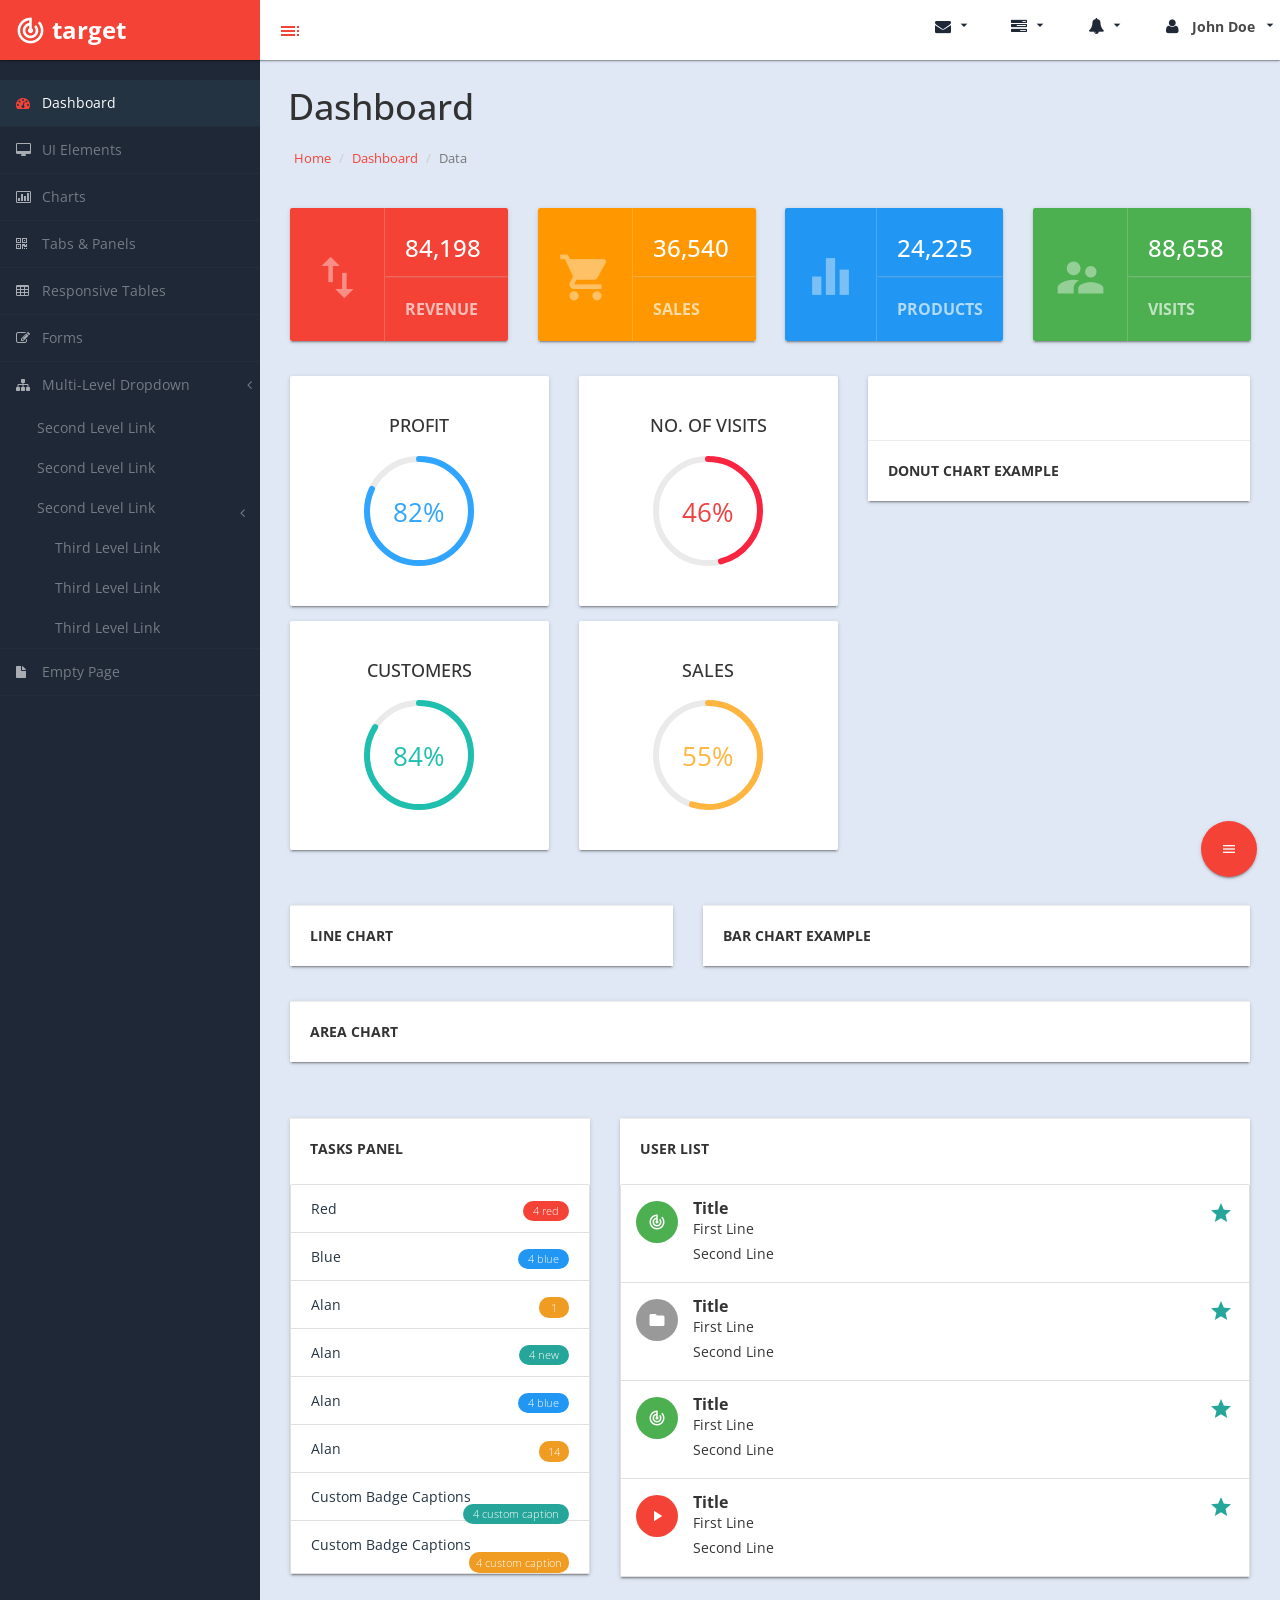
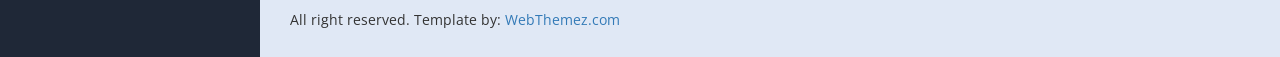
<file: src/main/webapp/target-free-admin-template/index.html>
﻿<!DOCTYPE html>
<html xmlns="http://www.w3.org/1999/xhtml"> 
<head>
    <meta charset="utf-8" />
    <meta name="viewport" content="width=device-width, initial-scale=1.0" />
    <title>Target Material Design Bootstrap Admin Template</title> 
	<link href="https://fonts.googleapis.com/icon?family=Material+Icons" rel="stylesheet">
	<link rel="stylesheet" href="assets/materialize/css/materialize.min.css" media="screen,projection" />
    <!-- Bootstrap Styles-->
    <link href="assets/css/bootstrap.css" rel="stylesheet" />
    <!-- FontAwesome Styles-->
    <link href="assets/css/font-awesome.css" rel="stylesheet" />
    <!-- Morris Chart Styles-->
    <link href="assets/js/morris/morris-0.4.3.min.css" rel="stylesheet" />
    <!-- Custom Styles-->
    <link href="assets/css/custom-styles.css" rel="stylesheet" />
    <!-- Google Fonts-->
    <link href='http://fonts.googleapis.com/css?family=Open+Sans' rel='stylesheet' type='text/css' />
    <link rel="stylesheet" href="assets/js/Lightweight-Chart/cssCharts.css"> 
</head>

<body>
    <div id="wrapper">
        <nav class="navbar navbar-default top-navbar" role="navigation">
            <div class="navbar-header">
                <button type="button" class="navbar-toggle waves-effect waves-dark" data-toggle="collapse" data-target=".sidebar-collapse">
                    <span class="sr-only">Toggle navigation</span>
                    <span class="icon-bar"></span>
                    <span class="icon-bar"></span>
                    <span class="icon-bar"></span>
                </button>
                <a class="navbar-brand waves-effect waves-dark" href="index.html"><i class="large material-icons">track_changes</i> <strong>target</strong></a>
				
		<div id="sideNav" href=""><i class="material-icons dp48">toc</i></div>
            </div>

            <ul class="nav navbar-top-links navbar-right"> 
				<li><a class="dropdown-button waves-effect waves-dark" href="#!" data-activates="dropdown4"><i class="fa fa-envelope fa-fw"></i> <i class="material-icons right">arrow_drop_down</i></a></li>				
				<li><a class="dropdown-button waves-effect waves-dark" href="#!" data-activates="dropdown3"><i class="fa fa-tasks fa-fw"></i> <i class="material-icons right">arrow_drop_down</i></a></li>
				<li><a class="dropdown-button waves-effect waves-dark" href="#!" data-activates="dropdown2"><i class="fa fa-bell fa-fw"></i> <i class="material-icons right">arrow_drop_down</i></a></li>
				  <li><a class="dropdown-button waves-effect waves-dark" href="#!" data-activates="dropdown1"><i class="fa fa-user fa-fw"></i> <b>John Doe</b> <i class="material-icons right">arrow_drop_down</i></a></li>
            </ul>
        </nav>
		<!-- Dropdown Structure -->
<ul id="dropdown1" class="dropdown-content">
<li><a href="#"><i class="fa fa-user fa-fw"></i> My Profile</a>
</li>
<li><a href="#"><i class="fa fa-gear fa-fw"></i> Settings</a>
</li> 
<li><a href="#"><i class="fa fa-sign-out fa-fw"></i> Logout</a>
</li>
</ul>
<ul id="dropdown2" class="dropdown-content w250">
  <li>
                                <div>
                                    <i class="fa fa-comment fa-fw"></i> New Comment
                                    <span class="pull-right text-muted small">4 min</span>
                                </div>
                            </a>
                        </li>
                        <li class="divider"></li>
                        <li>
                                <div>
                                    <i class="fa fa-twitter fa-fw"></i> 3 New Followers
                                    <span class="pull-right text-muted small">12 min</span>
                                </div>
                            </a>
                        </li>
                        <li class="divider"></li>
                        <li>
                                <div>
                                    <i class="fa fa-envelope fa-fw"></i> Message Sent
                                    <span class="pull-right text-muted small">4 min</span>
                                </div>
                            </a>
                        </li>
                        <li class="divider"></li>
                        <li>
                                <div>
                                    <i class="fa fa-tasks fa-fw"></i> New Task
                                    <span class="pull-right text-muted small">4 min</span>
                                </div>
                            </a>
                        </li>
                        <li class="divider"></li>
                        <li>
                                <div>
                                    <i class="fa fa-upload fa-fw"></i> Server Rebooted
                                    <span class="pull-right text-muted small">4 min</span>
                                </div>
                            </a>
                        </li>
                        <li class="divider"></li>
                        <li>
                            <a class="text-center" href="#">
                                <strong>See All Alerts</strong>
                                <i class="fa fa-angle-right"></i>
                            </a>
                        </li>
</ul>
<ul id="dropdown3" class="dropdown-content dropdown-tasks w250">
<li>
		<a href="#">
			<div>
				<p>
					<strong>Task 1</strong>
					<span class="pull-right text-muted">60% Complete</span>
				</p>
				<div class="progress progress-striped active">
					<div class="progress-bar progress-bar-success" role="progressbar" aria-valuenow="60" aria-valuemin="0" aria-valuemax="100" style="width: 60%">
						<span class="sr-only">60% Complete (success)</span>
					</div>
				</div>
			</div>
		</a>
	</li>
	<li class="divider"></li>
	<li>
		<a href="#">
			<div>
				<p>
					<strong>Task 2</strong>
					<span class="pull-right text-muted">28% Complete</span>
				</p>
				<div class="progress progress-striped active">
					<div class="progress-bar progress-bar-info" role="progressbar" aria-valuenow="28" aria-valuemin="0" aria-valuemax="100" style="width: 28%">
						<span class="sr-only">28% Complete</span>
					</div>
				</div>
			</div>
		</a>
	</li>
	<li class="divider"></li>
	<li>
		<a href="#">
			<div>
				<p>
					<strong>Task 3</strong>
					<span class="pull-right text-muted">60% Complete</span>
				</p>
				<div class="progress progress-striped active">
					<div class="progress-bar progress-bar-warning" role="progressbar" aria-valuenow="60" aria-valuemin="0" aria-valuemax="100" style="width: 60%">
						<span class="sr-only">60% Complete (warning)</span>
					</div>
				</div>
			</div>
		</a>
	</li>
	<li class="divider"></li>
	<li>
		<a href="#">
			<div>
				<p>
					<strong>Task 4</strong>
					<span class="pull-right text-muted">85% Complete</span>
				</p>
				<div class="progress progress-striped active">
					<div class="progress-bar progress-bar-danger" role="progressbar" aria-valuenow="85" aria-valuemin="0" aria-valuemax="100" style="width: 85%">
						<span class="sr-only">85% Complete (danger)</span>
					</div>
				</div>
			</div>
		</a>
	</li>
	<li class="divider"></li>
	<li>
</ul>   
<ul id="dropdown4" class="dropdown-content dropdown-tasks w250 taskList">
  <li>
                                <div>
                                    <strong>John Doe</strong>
                                    <span class="pull-right text-muted">
                                        <em>Today</em>
                                    </span>
                                </div>
                                <p>Lorem Ipsum has been the industry's standard dummy text ever since the 1500s...</p>
                            </a>
                        </li>
                        <li class="divider"></li>
                        <li>
                                <div>
                                    <strong>John Smith</strong>
                                    <span class="pull-right text-muted">
                                        <em>Yesterday</em>
                                    </span>
                                </div>
                                <p>Lorem Ipsum has been the industry's standard dummy text ever since an kwilnw...</p>
                            </a>
                        </li>
                        <li class="divider"></li>
                        <li>
                            <a href="#">
                                <div>
                                    <strong>John Smith</strong>
                                    <span class="pull-right text-muted">
                                        <em>Yesterday</em>
                                    </span>
                                </div>
                                <p>Lorem Ipsum has been the industry's standard dummy text ever since the...</p>
                            </a>
                        </li>
                        <li class="divider"></li>
                        <li>
                            <a class="text-center" href="#">
                                <strong>Read All Messages</strong>
                                <i class="fa fa-angle-right"></i>
                            </a>
                        </li>
</ul>  
	   <!--/. NAV TOP  -->
        <nav class="navbar-default navbar-side" role="navigation">
            <div class="sidebar-collapse">
                <ul class="nav" id="main-menu">

                    <li>
                        <a class="active-menu waves-effect waves-dark" href="index.html"><i class="fa fa-dashboard"></i> Dashboard</a>
                    </li>
                    <li>
                        <a href="ui-elements.html" class="waves-effect waves-dark"><i class="fa fa-desktop"></i> UI Elements</a>
                    </li>
					<li>
                        <a href="chart.html" class="waves-effect waves-dark"><i class="fa fa-bar-chart-o"></i> Charts</a>
                    </li>
                    <li>
                        <a href="tab-panel.html" class="waves-effect waves-dark"><i class="fa fa-qrcode"></i> Tabs & Panels</a>
                    </li>
                    
                    <li>
                        <a href="table.html" class="waves-effect waves-dark"><i class="fa fa-table"></i> Responsive Tables</a>
                    </li>
                    <li>
                        <a href="form.html" class="waves-effect waves-dark"><i class="fa fa-edit"></i> Forms </a>
                    </li>


                    <li>
                        <a href="#" class="waves-effect waves-dark"><i class="fa fa-sitemap"></i> Multi-Level Dropdown<span class="fa arrow"></span></a>
                        <ul class="nav nav-second-level">
                            <li>
                                <a href="#">Second Level Link</a>
                            </li>
                            <li>
                                <a href="#">Second Level Link</a>
                            </li>
                            <li>
                                <a href="#">Second Level Link<span class="fa arrow"></span></a>
                                <ul class="nav nav-third-level">
                                    <li>
                                        <a href="#">Third Level Link</a>
                                    </li>
                                    <li>
                                        <a href="#">Third Level Link</a>
                                    </li>
                                    <li>
                                        <a href="#">Third Level Link</a>
                                    </li>

                                </ul>

                            </li>
                        </ul>
                    </li>
                    <li>
                        <a href="empty.html" class="waves-effect waves-dark"><i class="fa fa-fw fa-file"></i> Empty Page</a>
                    </li>
                </ul>

            </div>

        </nav>
        <!-- /. NAV SIDE  -->
      
		<div id="page-wrapper">
		  <div class="header"> 
                        <h1 class="page-header">
                            Dashboard
                        </h1>
						<ol class="breadcrumb">
					  <li><a href="#">Home</a></li>
					  <li><a href="#">Dashboard</a></li>
					  <li class="active">Data</li>
					</ol> 
									
		</div>
            <div id="page-inner">

			<div class="dashboard-cards"> 
                <div class="row">
                    <div class="col-xs-12 col-sm-6 col-md-3">
					
						<div class="card horizontal cardIcon waves-effect waves-dark">
						<div class="card-image red">
						<i class="material-icons dp48">import_export</i>
						</div>
						<div class="card-stacked red">
						<div class="card-content">
						<h3>84,198</h3> 
						</div>
						<div class="card-action">
						<strong>REVENUE</strong>
						</div>
						</div>
						</div>
	 
                    </div>
                    <div class="col-xs-12 col-sm-6 col-md-3">
					
						<div class="card horizontal cardIcon waves-effect waves-dark">
						<div class="card-image orange">
						<i class="material-icons dp48">shopping_cart</i>
						</div>
						<div class="card-stacked orange">
						<div class="card-content">
						<h3>36,540</h3> 
						</div>
						<div class="card-action">
						<strong>SALES</strong>
						</div>
						</div>
						</div> 
                    </div>
                    <div class="col-xs-12 col-sm-6 col-md-3">
					
							<div class="card horizontal cardIcon waves-effect waves-dark">
						<div class="card-image blue">
						<i class="material-icons dp48">equalizer</i>
						</div>
						<div class="card-stacked blue">
						<div class="card-content">
						<h3>24,225</h3> 
						</div>
						<div class="card-action">
						<strong>PRODUCTS</strong>
						</div>
						</div>
						</div> 
						 
                    </div>
                    <div class="col-xs-12 col-sm-6 col-md-3">
					
					<div class="card horizontal cardIcon waves-effect waves-dark">
						<div class="card-image green">
						<i class="material-icons dp48">supervisor_account</i>
						</div>
						<div class="card-stacked green">
						<div class="card-content">
						<h3>88,658</h3> 
						</div>
						<div class="card-action">
						<strong>VISITS</strong>
						</div>
						</div>
						</div> 
						 
                    </div>
                </div>
			   </div>
				<!-- /. ROW  --> 
				<div class="row">
					<div class="col-xs-12 col-sm-12 col-md-7"> 
					<div class="cirStats">
						  	<div class="row">
								<div class="col-xs-12 col-sm-6 col-md-6"> 
										<div class="card-panel text-center">
											<h4>Profit</h4>
											<div class="easypiechart" id="easypiechart-blue" data-percent="82" ><span class="percent">82%</span>
											</div> 
										</div>
								</div>
								<div class="col-xs-12 col-sm-6 col-md-6"> 
										<div class="card-panel text-center">
											<h4>No. of Visits</h4>
											<div class="easypiechart" id="easypiechart-red" data-percent="46" ><span class="percent">46%</span>
											</div>
										</div>
								</div>
								<div class="col-xs-12 col-sm-6 col-md-6"> 
										<div class="card-panel text-center">
											<h4>Customers</h4>
											<div class="easypiechart" id="easypiechart-teal" data-percent="84" ><span class="percent">84%</span>
											</div> 
										</div>
								</div>
								<div class="col-xs-12 col-sm-6 col-md-6"> 
										<div class="card-panel text-center">
											<h4>Sales</h4>
											<div class="easypiechart" id="easypiechart-orange" data-percent="55" ><span class="percent">55%</span>
											</div>
										</div>
								</div>  
							</div>
						</div>							
						</div><!--/.row-->
						<div class="col-xs-12 col-sm-12 col-md-5"> 
						     <div class="row">
									<div class="col-xs-12"> 
									<div class="card">
										<div class="card-image donutpad">
										  <div id="morris-donut-chart"></div>
										</div> 
										<div class="card-action">
										  <b>Donut Chart Example</b>
										</div>
									</div>	
								</div>
							 </div>
						</div><!--/.row-->
					</div>
					
		 
				<div class="row">
				<div class="col-md-5"> 
						<div class="card">
						<div class="card-image">
						 <div id="morris-line-chart"></div>
						</div> 
						<div class="card-action">
						  <b>Line Chart</b>
						</div>
						</div>
		  
					</div>		
					
						<div class="col-md-7"> 
					<div class="card">
					<div class="card-image">
					  <div id="morris-bar-chart"></div>
					</div> 
					<div class="card-action">
					  <b> Bar Chart Example</b>
					</div>
					</div>					
					</div>
					
				</div> 
			 
				
				
                <div class="row">
                    <div class="col-xs-12">
						<div class="card">
					<div class="card-image">
					  <div id="morris-area-chart"></div>
					</div> 
					<div class="card-action">
					  <b>Area Chart</b>
					</div>
					</div>	 
                    </div> 

                </div>
				<div class="row">
				<div class="col-md-12">
				
					</div>		
				</div> 	
                <!-- /. ROW  -->

	   
				
				
				
                <div class="row">
                    <div class="col-md-4 col-sm-12 col-xs-12">
						<div class="card"><div class="card-action">
					  <b>Tasks Panel</b>
					</div>
					<div class="card-image">
					  <div class="collection">
						  <a href="#!" class="collection-item">Red<span class="new badge red" data-badge-caption="red">4</span></a>
						  <a href="#!" class="collection-item">Blue<span class="new badge blue" data-badge-caption="blue">4</span></a>
						  <a href="#!" class="collection-item"><span class="badge">1</span>Alan</a>
							<a href="#!" class="collection-item"><span class="new badge">4</span>Alan</a>
							<a href="#!" class="collection-item">Alan<span class="new badge blue" data-badge-caption="blue">4</span></a>
							<a href="#!" class="collection-item"><span class="badge">14</span>Alan</a>
							   <a href="#!" class="collection-item">Custom Badge Captions<span class="new badge" data-badge-caption="custom caption">4</span></a>
							<a href="#!" class="collection-item">Custom Badge Captions<span class="badge" data-badge-caption="custom caption">4</span></a>
						</div>
					</div> 
					
					</div>	  

                    </div>
                    <div class="col-md-8 col-sm-12 col-xs-12">
	<div class="card">
	<div class="card-action">
					  <b>User List</b>
					</div>
					<div class="card-image">
					  <ul class="collection">
    <li class="collection-item avatar">
      <i class="material-icons circle green">track_changes</i>
      <span class="title">Title</span>
      <p>First Line <br>
         Second Line
      </p>
      <a href="#!" class="secondary-content"><i class="material-icons">grade</i></a>
    </li>
    <li class="collection-item avatar">
      <i class="material-icons circle">folder</i>
      <span class="title">Title</span>
      <p>First Line <br>
         Second Line
      </p>
      <a href="#!" class="secondary-content"><i class="material-icons">grade</i></a>
    </li>
    <li class="collection-item avatar">
      <i class="material-icons circle green">track_changes</i>
      <span class="title">Title</span>
      <p>First Line <br>
         Second Line
      </p>
      <a href="#!" class="secondary-content"><i class="material-icons">grade</i></a>
    </li>
    <li class="collection-item avatar">
      <i class="material-icons circle red">play_arrow</i>
      <span class="title">Title</span>
      <p>First Line <br>
         Second Line
      </p>
      <a href="#!" class="secondary-content"><i class="material-icons">grade</i></a>
    </li>
  </ul>
					 </div>  
					</div>	 
					
                       

                    </div>
                </div>
                <!-- /. ROW  -->
			   <div class="fixed-action-btn horizontal click-to-toggle">
    <a class="btn-floating btn-large red">
      <i class="material-icons">menu</i>
    </a>
    <ul>
      <li><a class="btn-floating red"><i class="material-icons">track_changes</i></a></li>
      <li><a class="btn-floating yellow darken-1"><i class="material-icons">format_quote</i></a></li>
      <li><a class="btn-floating green"><i class="material-icons">publish</i></a></li>
      <li><a class="btn-floating blue"><i class="material-icons">attach_file</i></a></li>
    </ul>
  </div>
		
				<footer><p>All right reserved. Template by: <a href="https://webthemez.com/admin-template/">WebThemez.com</a></p>
				
        
				</footer>
            </div>
            <!-- /. PAGE INNER  -->
        </div>
        <!-- /. PAGE WRAPPER  -->
    </div>
    <!-- /. WRAPPER  -->
    <!-- JS Scripts-->
    <!-- jQuery Js -->
    <script src="assets/js/jquery-1.10.2.js"></script>
	
	<!-- Bootstrap Js -->
    <script src="assets/js/bootstrap.min.js"></script>
	
	<script src="assets/materialize/js/materialize.min.js"></script>
	
    <!-- Metis Menu Js -->
    <script src="assets/js/jquery.metisMenu.js"></script>
    <!-- Morris Chart Js -->
    <script src="assets/js/morris/raphael-2.1.0.min.js"></script>
    <script src="assets/js/morris/morris.js"></script>
	
	
	<script src="assets/js/easypiechart.js"></script>
	<script src="assets/js/easypiechart-data.js"></script>
	
	 <script src="assets/js/Lightweight-Chart/jquery.chart.js"></script>
	
    <!-- Custom Js -->
    <script src="assets/js/custom-scripts.js"></script> 
 

</body>

</html>
</file>
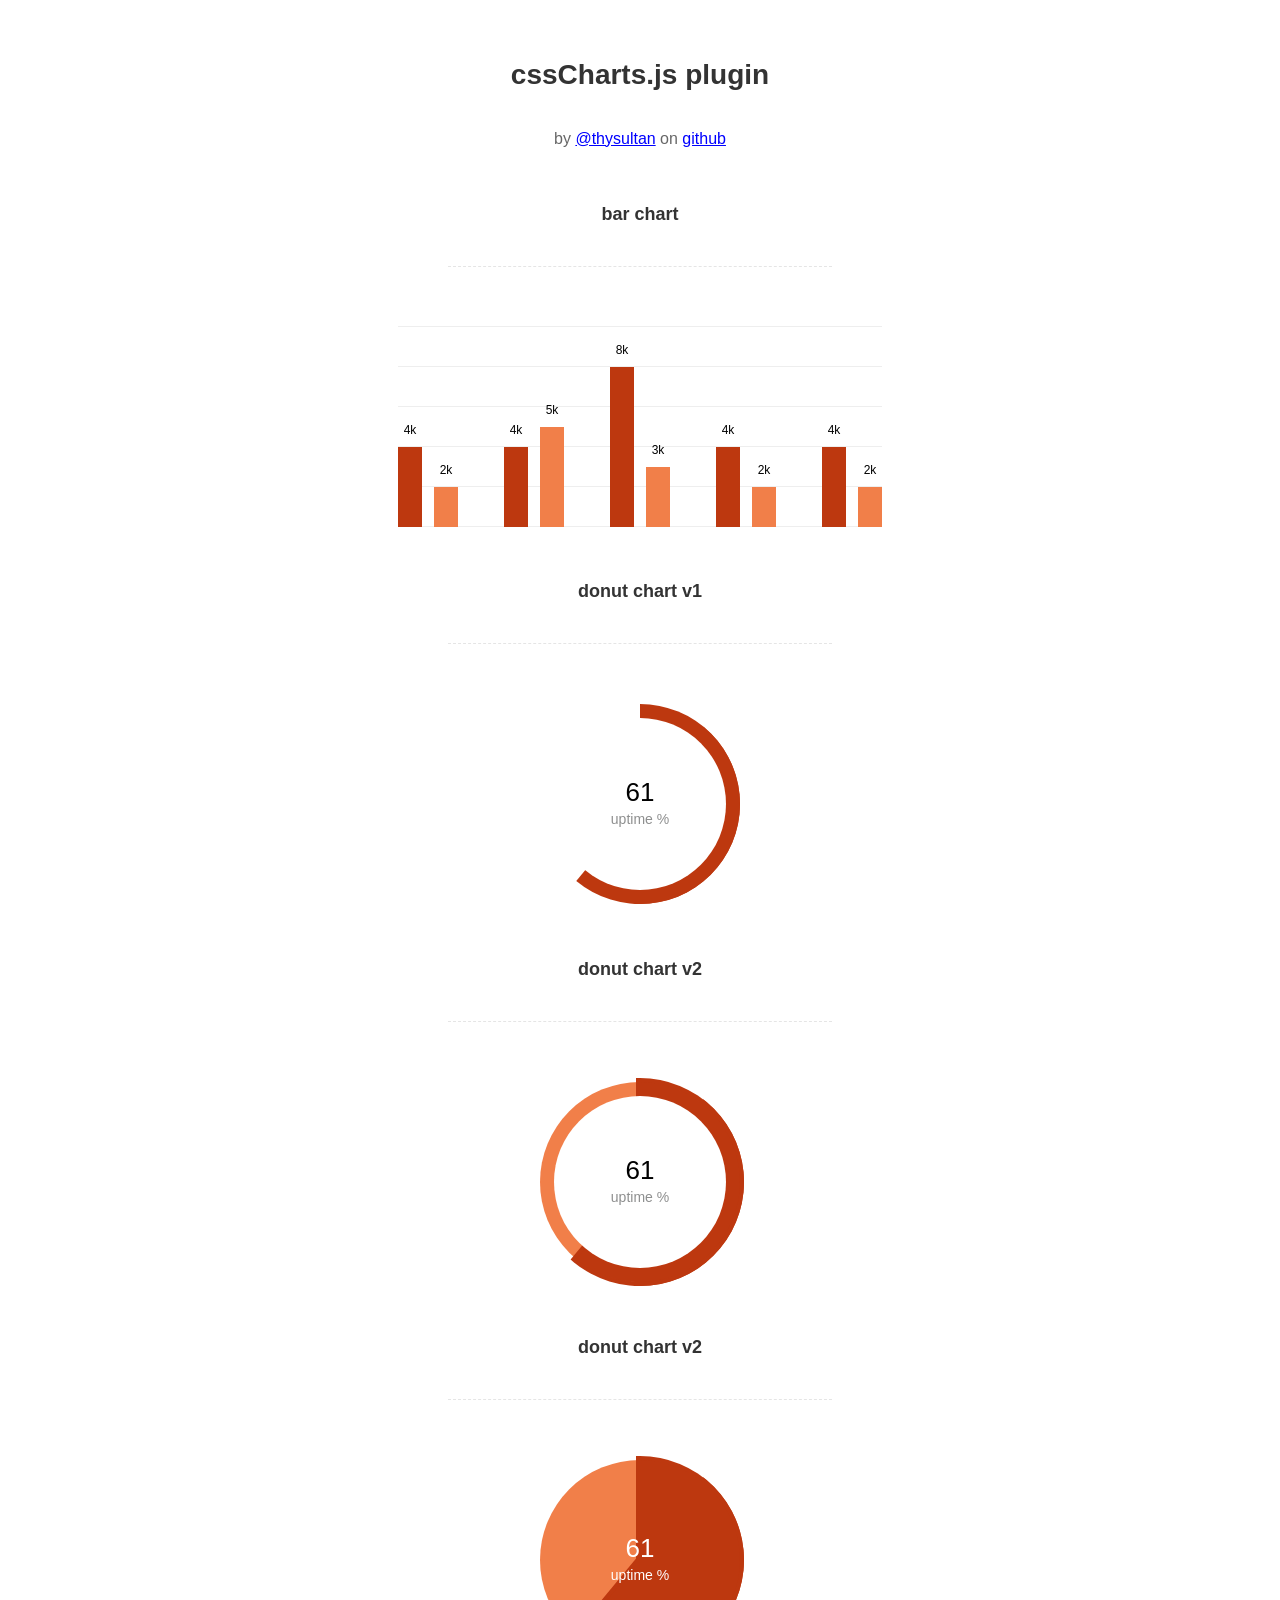
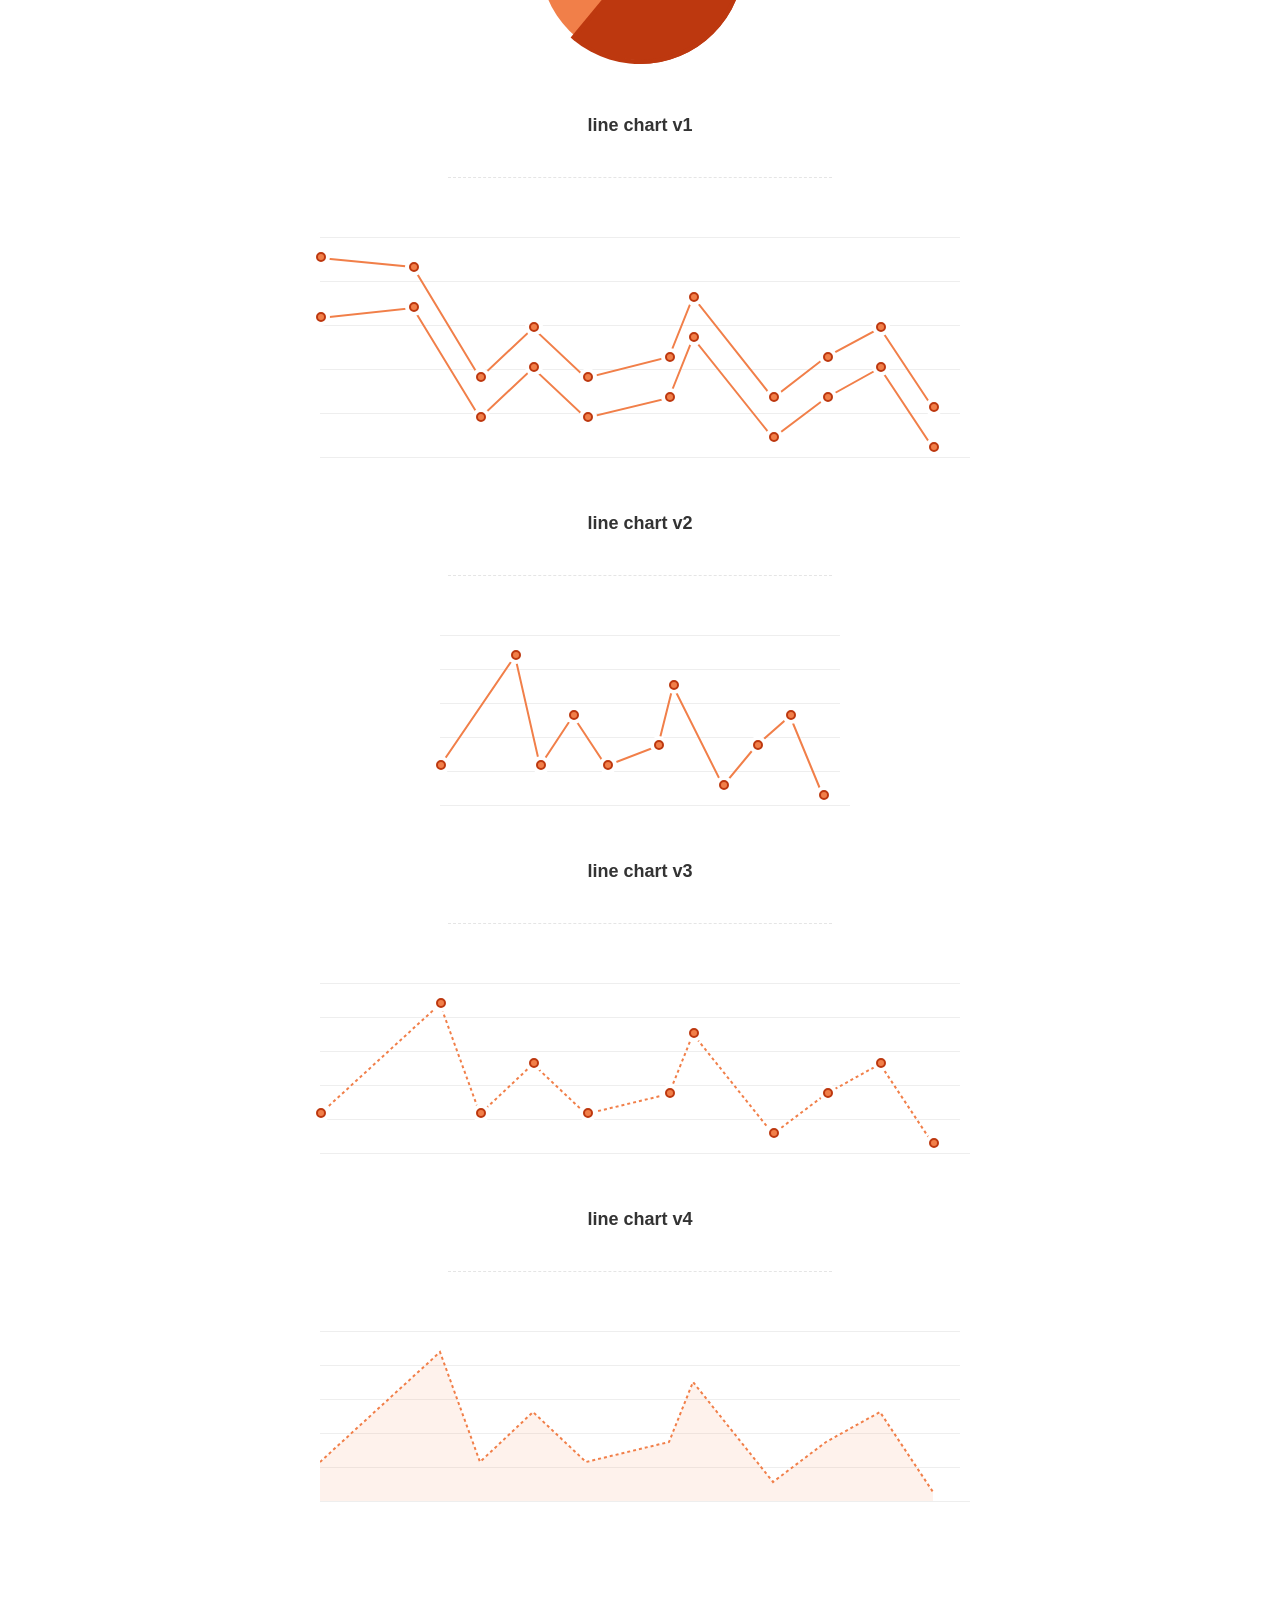
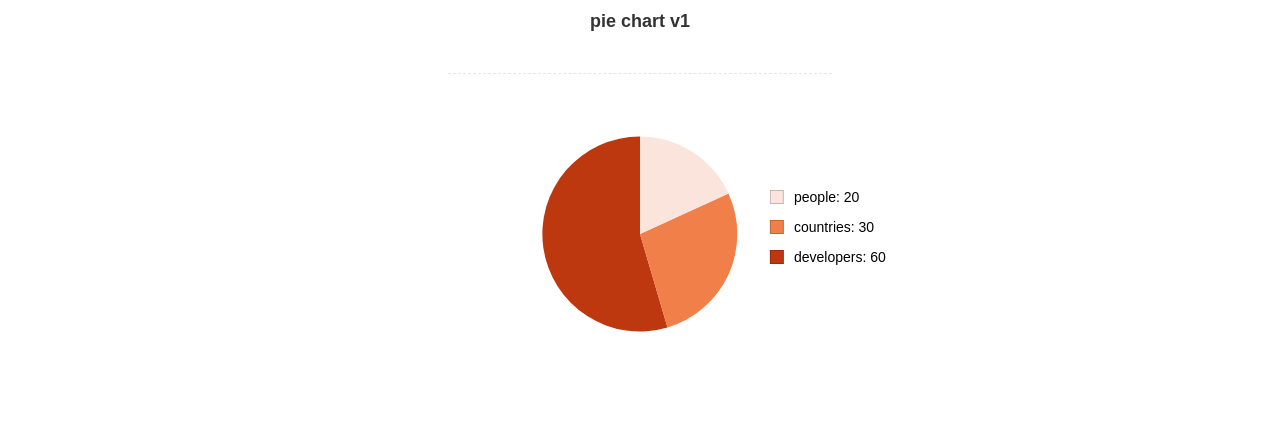
<file: src/main/webapp/target-free-admin-template/assets/js/Lightweight-Chart/index.html>
<!doctype html>
<html>
    <head>
        <meta charset="utf-8">
        <meta name="description" content="A jquery plugin to create simple donut, bar or line charts with dom nodes, style with css.">
        <meta name="viewport" content="width=device-width, initial-scale=1">
        <title>cssCharts.js - jquery css charts</title>
        <script src="https://ajax.googleapis.com/ajax/libs/jquery/2.1.3/jquery.min.js"></script>

        <link rel="stylesheet" href="cssCharts.css">
        <script src="jquery.chart.js"></script>

        <style>
          /* page specific styles*/
          h1{text-align:center;font-family:sans-serif;font-size:28px;color:#333;padding:40px 0 0 0;}
          h2{text-align:center;font-family:sans-serif;font-size:18px;color:#333;padding:40px 0 0 0;}
          hr{width:60%;height:1px;background:none;border:none;border-bottom:1px dashed rgba(0,0,0,0.1);outline:none;margin:40px auto 60px auto;}

          .desc p{text-align:center;font-size:16px;color:rgba(0,0,0,0.6);padding:20px 0 0 0;font-family:sans-serif;}
          .desc a{color:blue;}
          .wrap{margin:0 auto;width:640px;padding-bottom:100px;}
          #line{width:400px;}
          /* page specific styles*/
        </style>
    </head>
    <body>
      <div class="wrap">

        <div class="desc">
          <h1>cssCharts.js plugin</h1><p>by
          <a href="http://twitter.com/thysultan">@thysultan</a> on
          <a href="https://github.com/sultantarimo/cssCharts.js">github</a>
        </p>
        </div>

        <h2>bar chart</h2>
        <hr>

        <div class="chart">
            <ul class="bar-chart" data-bars="[4,2],[4,5],[8,3],[4,2],[4,2]" data-max="10" data-unit="k" data-width="24"></ul>
        </div>
        <!-- data max is the 100% point of the graph -->
        <!-- set data-grid to 0 for no grid -->
        <!-- data-width is the individual bars width -->

        <h2>donut chart v1</h2>
        <hr>

        <div class="chart">
          <div class="donut-chart" data-percent="0.61" data-title="uptime %"></div>
        </div>

        <h2>donut chart v2</h2>
        <hr>

        <div class="chart">
          <div class="donut-chart fill" data-percent="0.61" data-title="uptime %"></div>
        </div>

        <h2>donut chart v2</h2>
        <hr>

        <div class="chart">
          <div class="donut-chart pie-chart fill" data-percent="0.61" data-title="uptime %"></div>
        </div>
        <!-- pie-chart class for pie chart -->
        <!-- fill class for default donut fill enabled-->

        <h2>line chart v1</h2>
        <hr>

        <div class="chart">
          <ul data-cord="[[0,70,120,160,200,262,280,340,380,420,460],[140,150,40,90,40,60,120,20,60,90,10]],[[0,70,120,160,200,262,280,340,380,420,460],[200,190,80,130,80,100,160,60,100,130,50]]"  class="line-chart"></ul>
        </div>
        <!-- multiple graphs [[x cords],[y cords]] [[x cords],[y cords]] -->

        <h2>line chart v2</h2>
        <hr>

        <div class="chart" id="line">
          <ul data-cord="[0,90,120,160,200,262,280,340,380,420,460],[40,150,40,90,40,60,120,20,60,90,10]" class="line-chart"></ul>
        </div>

        <h2>line chart v3</h2>
        <hr>

        <div class="chart dotted">
          <ul data-cord="[0,90,120,160,200,262,280,340,380,420,460],[40,150,40,90,40,60,120,20,60,90,10]" class="line-chart"></ul>
        </div>

        <h2>line chart v4</h2>
        <hr>

        <div class="chart dotted">
          <ul data-cord="[0,90,120,160,200,262,280,340,380,420,460],[40,150,40,90,40,60,120,20,60,90,10]" data-fill="1" class="line-chart no-points"></ul>
        </div>
        <!-- single graph [x cords],[y cords] -->


        <br><br><br>
        <h2>pie chart v1</h2>
        <hr>

        <div class="chart">
          <div class="pie-thychart" data-set='[["people", 20], ["countries",30], ["developers",60]]' data-colors="#FBE4DB,#F17F49,#BD380F"></div>
        </div>

      </div>

      <script>
        $(function() {
            $('.bar-chart').cssCharts({type:"bar"});
            $('.donut-chart').cssCharts({type:"donut"}).trigger('show-donut-chart');
            $('.line-chart').cssCharts({type:"line"});

            $('.pie-thychart').cssCharts({type:"pie"});
        });
      </script>
    </body>
</html>
</file>
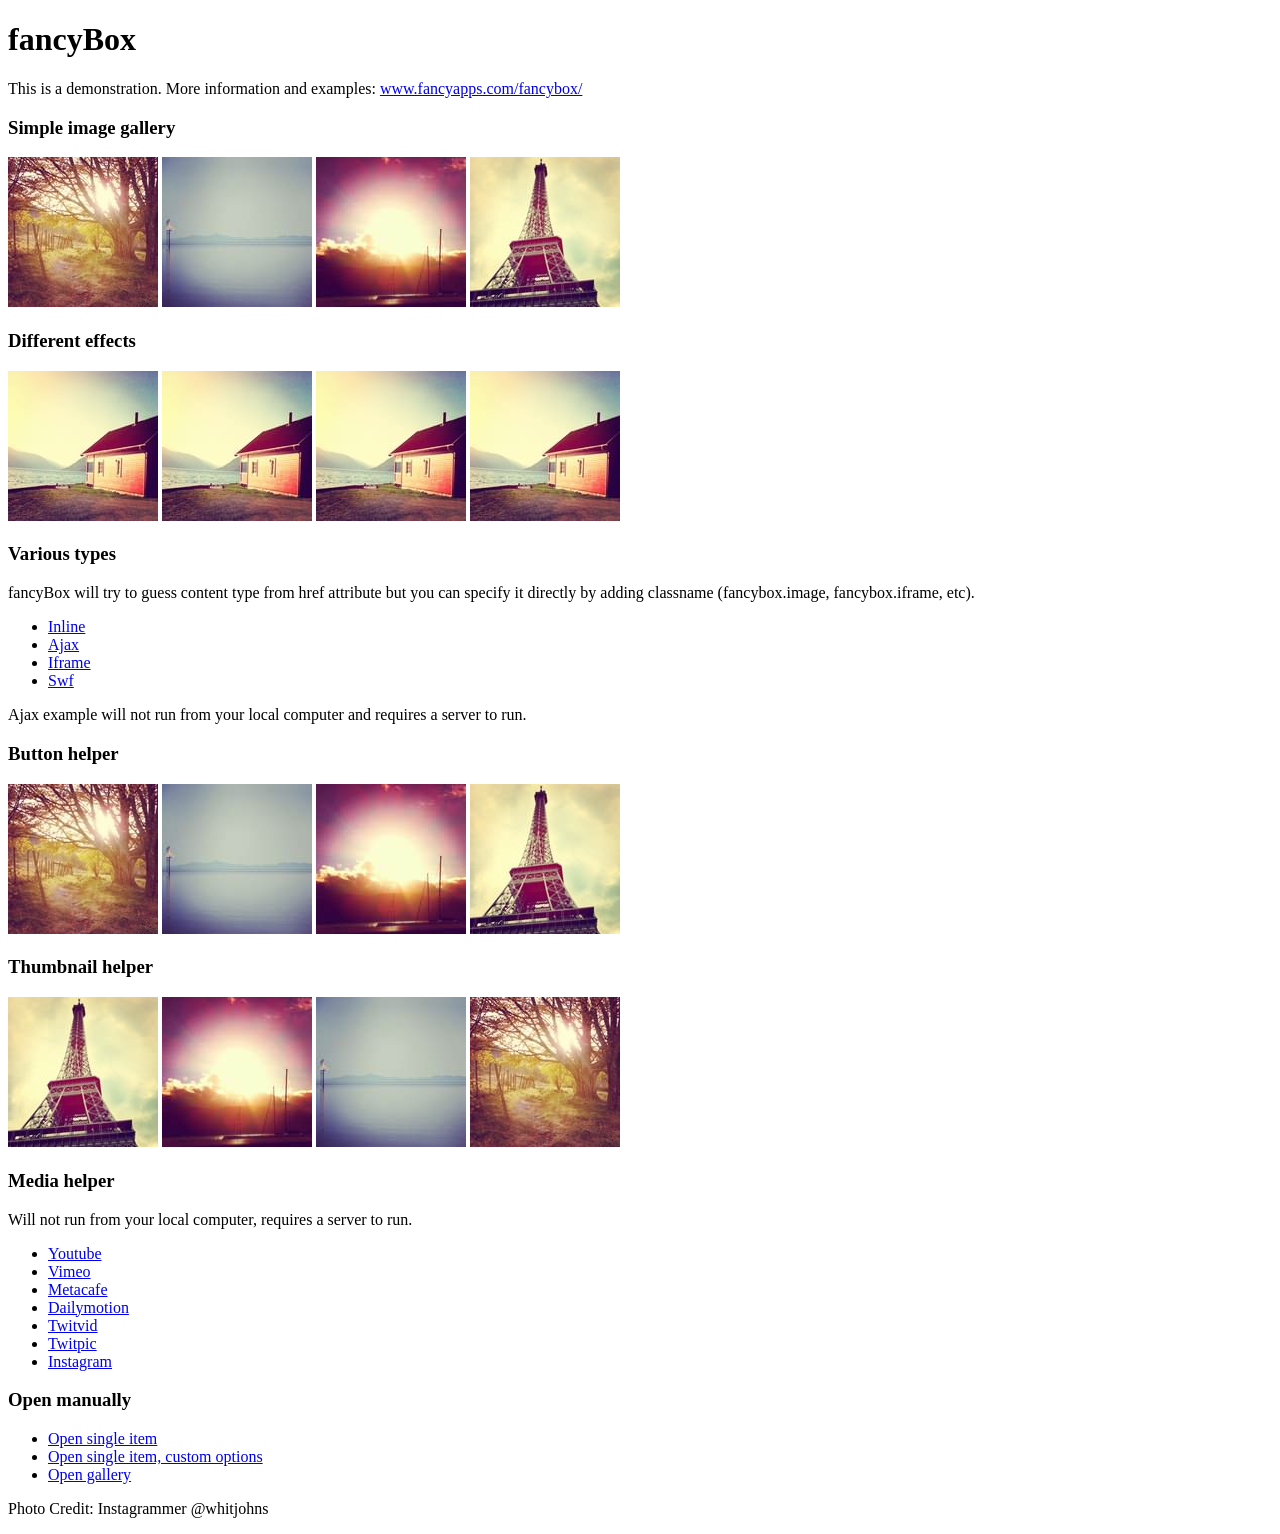
<file: src/main/webapp/Metronic-Shop-UI-master/theme/assets/plugins/fancybox/demo/index.html>
<!DOCTYPE html>
<html>
<head>
	<title>fancyBox - Fancy jQuery Lightbox Alternative | Demonstration</title>
	<meta http-equiv="Content-Type" content="text/html; charset=UTF-8" />

	<!-- Add jQuery library -->
	<script type="text/javascript" src="../lib/jquery-1.8.2.min.js"></script>

	<!-- Add mousewheel plugin (this is optional) -->
	<script type="text/javascript" src="../lib/jquery.mousewheel-3.0.6.pack.js"></script>

	<!-- Add fancyBox main JS and CSS files -->
	<script type="text/javascript" src="../source/jquery.fancybox.js?v=2.1.3"></script>
	<link rel="stylesheet" type="text/css" href="../source/jquery.fancybox.css?v=2.1.2" media="screen" />

	<!-- Add Button helper (this is optional) -->
	<link rel="stylesheet" type="text/css" href="../source/helpers/jquery.fancybox-buttons.css?v=1.0.5" />
	<script type="text/javascript" src="../source/helpers/jquery.fancybox-buttons.js?v=1.0.5"></script>

	<!-- Add Thumbnail helper (this is optional) -->
	<link rel="stylesheet" type="text/css" href="../source/helpers/jquery.fancybox-thumbs.css?v=1.0.7" />
	<script type="text/javascript" src="../source/helpers/jquery.fancybox-thumbs.js?v=1.0.7"></script>

	<!-- Add Media helper (this is optional) -->
	<script type="text/javascript" src="../source/helpers/jquery.fancybox-media.js?v=1.0.5"></script>

	<script type="text/javascript">
		$(document).ready(function() {
			/*
			 *  Simple image gallery. Uses default settings
			 */

			$('.fancybox').fancybox();

			/*
			 *  Different effects
			 */

			// Change title type, overlay closing speed
			$(".fancybox-effects-a").fancybox({
				helpers: {
					title : {
						type : 'outside'
					},
					overlay : {
						speedOut : 0
					}
				}
			});

			// Disable opening and closing animations, change title type
			$(".fancybox-effects-b").fancybox({
				openEffect  : 'none',
				closeEffect	: 'none',

				helpers : {
					title : {
						type : 'over'
					}
				}
			});

			// Set custom style, close if clicked, change title type and overlay color
			$(".fancybox-effects-c").fancybox({
				wrapCSS    : 'fancybox-custom',
				closeClick : true,

				openEffect : 'none',

				helpers : {
					title : {
						type : 'inside'
					},
					overlay : {
						css : {
							'background' : 'rgba(238,238,238,0.85)'
						}
					}
				}
			});

			// Remove padding, set opening and closing animations, close if clicked and disable overlay
			$(".fancybox-effects-d").fancybox({
				padding: 0,

				openEffect : 'elastic',
				openSpeed  : 150,

				closeEffect : 'elastic',
				closeSpeed  : 150,

				closeClick : true,

				helpers : {
					overlay : null
				}
			});

			/*
			 *  Button helper. Disable animations, hide close button, change title type and content
			 */

			$('.fancybox-buttons').fancybox({
				openEffect  : 'none',
				closeEffect : 'none',

				prevEffect : 'none',
				nextEffect : 'none',

				closeBtn  : false,

				helpers : {
					title : {
						type : 'inside'
					},
					buttons	: {}
				},

				afterLoad : function() {
					this.title = 'Image ' + (this.index + 1) + ' of ' + this.group.length + (this.title ? ' - ' + this.title : '');
				}
			});


			/*
			 *  Thumbnail helper. Disable animations, hide close button, arrows and slide to next gallery item if clicked
			 */

			$('.fancybox-thumbs').fancybox({
				prevEffect : 'none',
				nextEffect : 'none',

				closeBtn  : false,
				arrows    : false,
				nextClick : true,

				helpers : {
					thumbs : {
						width  : 50,
						height : 50
					}
				}
			});

			/*
			 *  Media helper. Group items, disable animations, hide arrows, enable media and button helpers.
			*/
			$('.fancybox-media')
				.attr('rel', 'media-gallery')
				.fancybox({
					openEffect : 'none',
					closeEffect : 'none',
					prevEffect : 'none',
					nextEffect : 'none',

					arrows : false,
					helpers : {
						media : {},
						buttons : {}
					}
				});

			/*
			 *  Open manually
			 */

			$("#fancybox-manual-a").click(function() {
				$.fancybox.open('1_b.jpg');
			});

			$("#fancybox-manual-b").click(function() {
				$.fancybox.open({
					href : 'iframe.html',
					type : 'iframe',
					padding : 5
				});
			});

			$("#fancybox-manual-c").click(function() {
				$.fancybox.open([
					{
						href : '1_b.jpg',
						title : 'My title'
					}, {
						href : '2_b.jpg',
						title : '2nd title'
					}, {
						href : '3_b.jpg'
					}
				], {
					helpers : {
						thumbs : {
							width: 75,
							height: 50
						}
					}
				});
			});


		});
	</script>
	<style type="text/css">
		.fancybox-custom .fancybox-skin {
			box-shadow: 0 0 50px #222;
		}
	</style>
</head>
<body>
	<h1>fancyBox</h1>

	<p>This is a demonstration. More information and examples: <a href="http://fancyapps.com/fancybox/">www.fancyapps.com/fancybox/</a></p>

	<h3>Simple image gallery</h3>
	<p>
		<a class="fancybox" href="1_b.jpg" data-fancybox-group="gallery" title="Lorem ipsum dolor sit amet"><img src="1_s.jpg" alt="" /></a>

		<a class="fancybox" href="2_b.jpg" data-fancybox-group="gallery" title="Etiam quis mi eu elit temp"><img src="2_s.jpg" alt="" /></a>

		<a class="fancybox" href="3_b.jpg" data-fancybox-group="gallery" title="Cras neque mi, semper leon"><img src="3_s.jpg" alt="" /></a>

		<a class="fancybox" href="4_b.jpg" data-fancybox-group="gallery" title="Sed vel sapien vel sem uno"><img src="4_s.jpg" alt="" /></a>
	</p>

	<h3>Different effects</h3>
	<p>
		<a class="fancybox-effects-a" href="5_b.jpg" title="Lorem ipsum dolor sit amet, consectetur adipiscing elit"><img src="5_s.jpg" alt="" /></a>

		<a class="fancybox-effects-b" href="5_b.jpg" title="Lorem ipsum dolor sit amet, consectetur adipiscing elit"><img src="5_s.jpg" alt="" /></a>

		<a class="fancybox-effects-c" href="5_b.jpg" title="Lorem ipsum dolor sit amet, consectetur adipiscing elit"><img src="5_s.jpg" alt="" /></a>

		<a class="fancybox-effects-d" href="5_b.jpg" title="Lorem ipsum dolor sit amet, consectetur adipiscing elit"><img src="5_s.jpg" alt="" /></a>
	</p>

	<h3>Various types</h3>
	<p>
		fancyBox will try to guess content type from href attribute but you can specify it directly by adding classname (fancybox.image, fancybox.iframe, etc).
	</p>
	<ul>
		<li><a class="fancybox" href="#inline1" title="Lorem ipsum dolor sit amet">Inline</a></li>
		<li><a class="fancybox fancybox.ajax" href="ajax.txt">Ajax</a></li>
		<li><a class="fancybox fancybox.iframe" href="iframe.html">Iframe</a></li>
		<li><a class="fancybox" href="http://www.adobe.com/jp/events/cs3_web_edition_tour/swfs/perform.swf">Swf</a></li>
	</ul>

	<div id="inline1" style="width:400px;display: none;">
		<h3>Etiam quis mi eu elit</h3>
		<p>
			Lorem ipsum dolor sit amet, consectetur adipiscing elit. Etiam quis mi eu elit tempor facilisis id et neque. Nulla sit amet sem sapien. Vestibulum imperdiet porta ante ac ornare. Nulla et lorem eu nibh adipiscing ultricies nec at lacus. Cras laoreet ultricies sem, at blandit mi eleifend aliquam. Nunc enim ipsum, vehicula non pretium varius, cursus ac tortor. Vivamus fringilla congue laoreet. Quisque ultrices sodales orci, quis rhoncus justo auctor in. Phasellus dui eros, bibendum eu feugiat ornare, faucibus eu mi. Nunc aliquet tempus sem, id aliquam diam varius ac. Maecenas nisl nunc, molestie vitae eleifend vel, iaculis sed magna. Aenean tempus lacus vitae orci posuere porttitor eget non felis. Donec lectus elit, aliquam nec eleifend sit amet, vestibulum sed nunc.
		</p>
	</div>

	<p>
		Ajax example will not run from your local computer and requires a server to run.
	</p>

	<h3>Button helper</h3>
	<p>
		<a class="fancybox-buttons" data-fancybox-group="button" href="1_b.jpg"><img src="1_s.jpg" alt="" /></a>

		<a class="fancybox-buttons" data-fancybox-group="button" href="2_b.jpg"><img src="2_s.jpg" alt="" /></a>

		<a class="fancybox-buttons" data-fancybox-group="button" href="3_b.jpg"><img src="3_s.jpg" alt="" /></a>

		<a class="fancybox-buttons" data-fancybox-group="button" href="4_b.jpg"><img src="4_s.jpg" alt="" /></a>
	</p>

	<h3>Thumbnail helper</h3>
	<p>
		<a class="fancybox-thumbs" data-fancybox-group="thumb" href="4_b.jpg"><img src="4_s.jpg" alt="" /></a>

		<a class="fancybox-thumbs" data-fancybox-group="thumb" href="3_b.jpg"><img src="3_s.jpg" alt="" /></a>

		<a class="fancybox-thumbs" data-fancybox-group="thumb" href="2_b.jpg"><img src="2_s.jpg" alt="" /></a>

		<a class="fancybox-thumbs" data-fancybox-group="thumb" href="1_b.jpg"><img src="1_s.jpg" alt="" /></a>
	</p>

	<h3>Media helper</h3>
	<p>
		Will not run from your local computer, requires a server to run.
	</p>

	<ul>
		<li><a class="fancybox-media" href="http://www.youtube.com/watch?v=opj24KnzrWo">Youtube</a></li>
		<li><a class="fancybox-media" href="http://vimeo.com/25634903">Vimeo</a></li>
		<li><a class="fancybox-media" href="http://www.metacafe.com/watch/7635964/">Metacafe</a></li>
		<li><a class="fancybox-media" href="http://www.dailymotion.com/video/xoeylt_electric-guest-this-head-i-hold_music">Dailymotion</a></li>
		<li><a class="fancybox-media" href="http://twitvid.com/QY7MD">Twitvid</a></li>
		<li><a class="fancybox-media" href="http://twitpic.com/7p93st">Twitpic</a></li>
		<li><a class="fancybox-media" href="http://instagr.am/p/IejkuUGxQn">Instagram</a></li>
	</ul>

	<h3>Open manually</h3>
	<ul>
		<li><a id="fancybox-manual-a" href="javascript:;">Open single item</a></li>
		<li><a id="fancybox-manual-b" href="javascript:;">Open single item, custom options</a></li>
		<li><a id="fancybox-manual-c" href="javascript:;">Open gallery</a></li>
	</ul>

	<p>
		Photo Credit: Instagrammer @whitjohns
	</p>
</body>
</html>
</file>
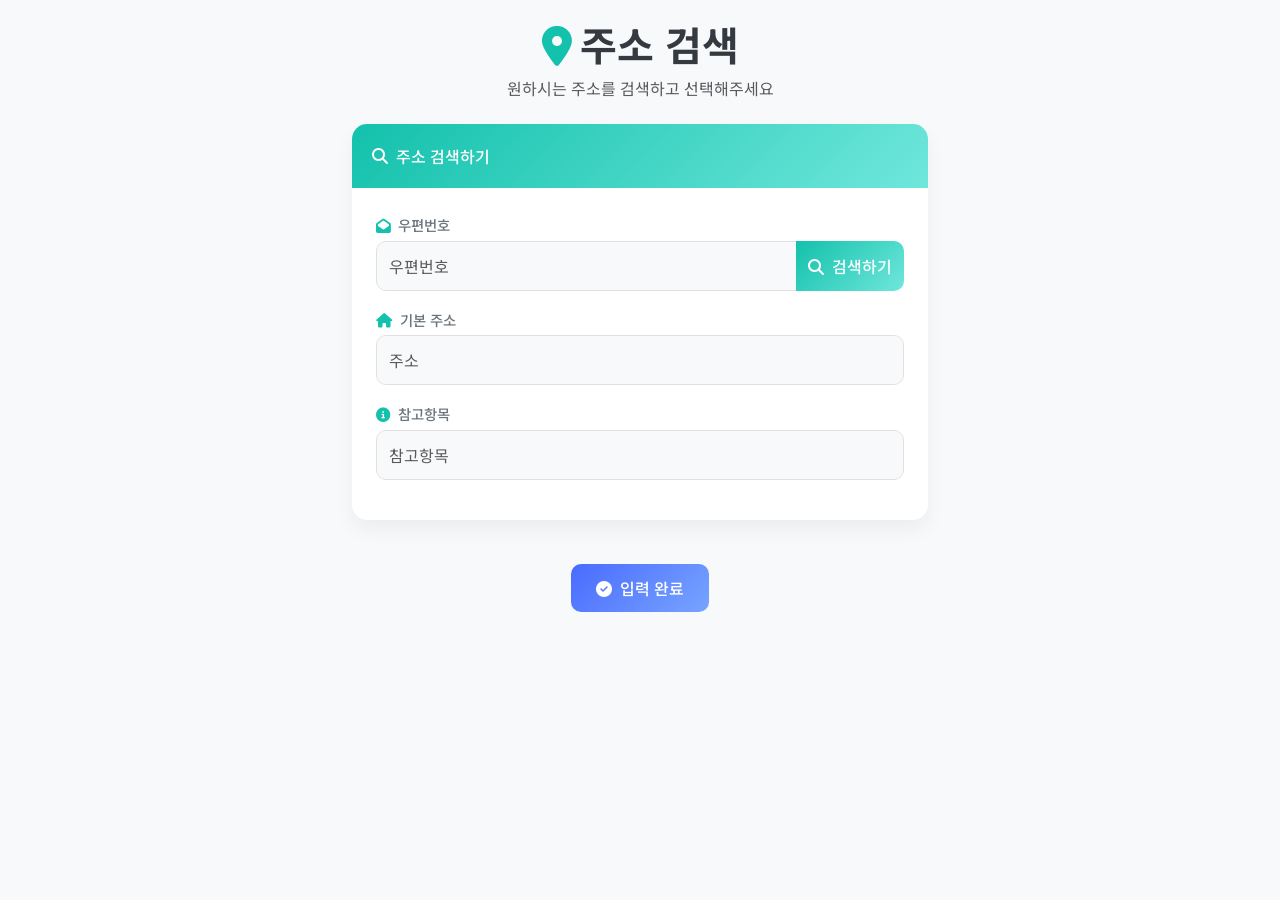
<file: src/main/webapp/API/addressAPI.html>
<!DOCTYPE html>
<html lang="ko">
<head>
  <meta charset="UTF-8">
  <meta name="viewport" content="width=device-width, initial-scale=1.0">
  <title>주소 검색</title>

  <!-- Bootstrap CSS -->
  <link href="https://cdn.jsdelivr.net/npm/bootstrap@5.3.3/dist/css/bootstrap.min.css" rel="stylesheet">

  <!-- Google Fonts - 예쁜 폰트 추가 -->
  <link href="https://fonts.googleapis.com/css2?family=Noto+Sans+KR:wght@300;400;500;700&display=swap" rel="stylesheet">

  <!-- Font Awesome 아이콘 -->
  <link rel="stylesheet" href="https://cdnjs.cloudflare.com/ajax/libs/font-awesome/6.4.0/css/all.min.css">

  <!-- jQuery -->
  <script src="https://code.jquery.com/jquery-3.6.0.min.js"></script>

  <!-- Kakao 주소 API -->
  <script src="//t1.daumcdn.net/mapjsapi/bundle/postcode/prod/postcode.v2.js"></script>

  <!-- Kakao 지도 API -->
  <script type="text/javascript" src="//dapi.kakao.com/v2/maps/sdk.js?appkey=16e5b4c908303629d0e034ffce98abc8&libraries=services"></script>
  <link href="address.css" rel="stylesheet">
</head>

<body>
<div class="container">
  <div class="text-center mb-4">
    <h1 class="fw-bold">
      <i class="fas fa-map-marker-alt address-icon"></i>주소 검색
    </h1>
    <p class="text-muted">원하시는 주소를 검색하고 선택해주세요</p>
  </div>

  <div class="card mb-4">
    <div class="card-header d-flex align-items-center">
      <i class="fas fa-search me-2"></i>
      <span>주소 검색하기</span>
    </div>

    <div class="card-body p-4">
      <!-- 우편번호 -->
      <div class="mb-3">
        <label for="sample6_postcode" class="label-text">
          <i class="fas fa-envelope-open address-icon"></i>우편번호
        </label>
        <div class="input-group">
          <input type="text" id="sample6_postcode" class="form-control" placeholder="우편번호" readonly>
          <button type="button" class="btn btn-search text-white" onclick="sample6_execDaumPostcode()">
            <i class="fas fa-search me-2"></i>검색하기
          </button>
        </div>
      </div>

      <!-- 주소 입력 칸 -->
      <div class="mb-3">
        <label for="sample6_address" class="label-text">
          <i class="fas fa-home address-icon"></i>기본 주소
        </label>
        <input type="text" id="sample6_address" class="form-control" placeholder="주소" readonly>
      </div>

      <!-- 참고항목 입력 칸 -->
      <div class="mb-3">
        <label for="sample6_extraAddress" class="label-text">
          <i class="fas fa-info-circle address-icon"></i>참고항목
        </label>
        <input type="text" id="sample6_extraAddress" class="form-control" placeholder="참고항목" readonly>
      </div>
    </div>
  </div>

  <div class="text-center">
    <button class="btn btn-complete text-white" onclick="sendAllAddress()">
      <i class="fas fa-check-circle me-2"></i>입력 완료
    </button>
  </div>
</div>

<!-- Bootstrap JS -->
<script src="https://cdn.jsdelivr.net/npm/bootstrap@5.3.3/dist/js/bootstrap.bundle.min.js"></script>
<script src="addressAPI.js"></script>
</body>
</html>
</file>
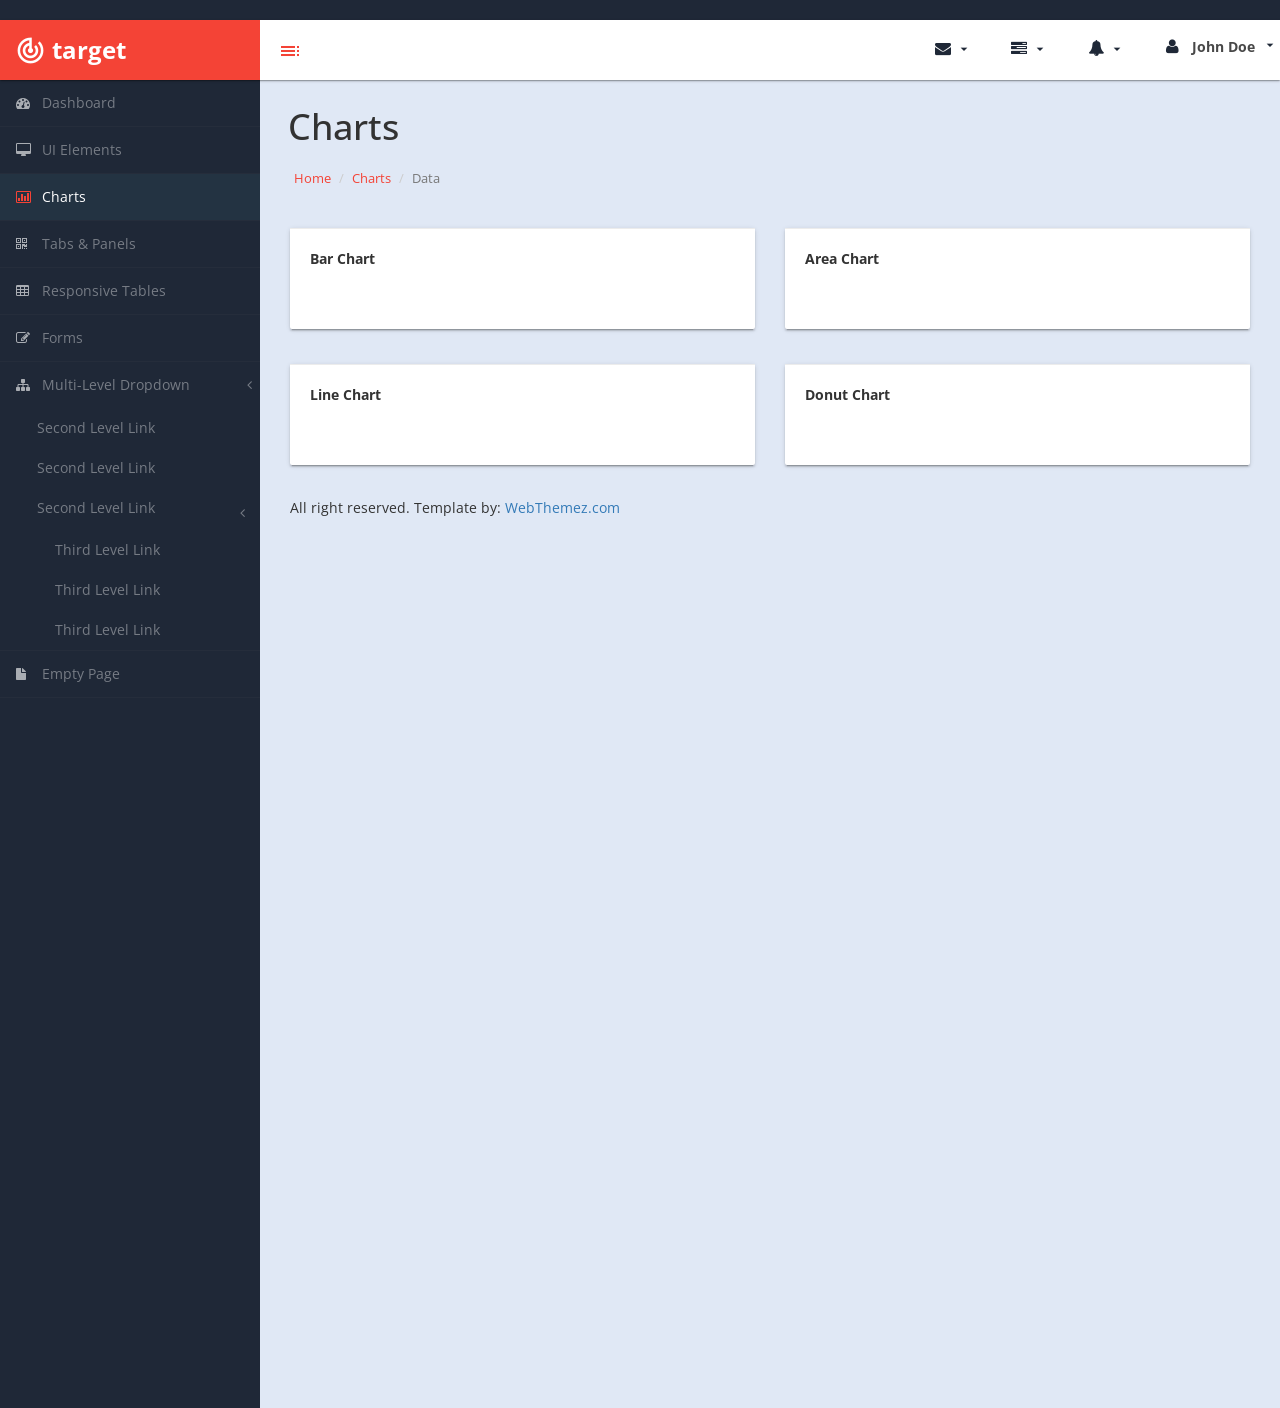
<file: src/main/webapp/target-free-admin-template/chart.html>
﻿﻿<!DOCTYPE html>
<html xmlns="http://www.w3.org/1999/xhtml">

<head>
    <meta charset="utf-8" />
    <meta name="viewport" content="width=device-width, initial-scale=1.0" />
    <title>Target Material Design Bootstrap Admin Template</title>

    <link href="https://fonts.googleapis.com/icon?family=Material+Icons" rel="stylesheet">
    <link rel="stylesheet" href="assets/materialize/css/materialize.min.css" media="screen,projection" />
    <!-- Bootstrap Styles-->
    <link href="assets/css/bootstrap.css" rel="stylesheet" />
    <!-- FontAwesome Styles-->
    <link href="assets/css/font-awesome.css" rel="stylesheet" />
    <!-- Morris Chart Styles-->
    <link href="assets/js/morris/morris-0.4.3.min.css" rel="stylesheet" />
    <!-- Custom Styles-->
    <link href="assets/css/custom-styles.css" rel="stylesheet" />
    <!-- Google Fonts-->
    <link href='http://fonts.googleapis.com/css?family=Open+Sans' rel='stylesheet' type='text/css' />
    <link rel="stylesheet" href="assets/js/Lightweight-Chart/cssCharts.css">
</head>
<body>
<div id="wrapper">
    <nav class="navbar navbar-default top-navbar" role="navigation">
        <div class="navbar-header">
            <button type="button" class="navbar-toggle" data-toggle="collapse" data-target=".sidebar-collapse">
                <span class="sr-only">Toggle navigation</span>
                <span class="icon-bar"></span>
                <span class="icon-bar"></span>
                <span class="icon-bar"></span>
            </button>
            <a class="navbar-brand waves-effect waves-dark" href="index.html"><i class="large material-icons">track_changes</i> <strong>target</strong></a>

            <div id="sideNav" class="waves-effect waves-dark" href=""><i class="material-icons dp48">toc</i></div>
        </div>

        <ul class="nav navbar-top-links navbar-right">
            <li><a class="dropdown-button waves-effect waves-dark" href="#!" data-activates="dropdown4"><i class="fa fa-envelope fa-fw"></i> <i class="material-icons right">arrow_drop_down</i></a></li>
            <li><a class="dropdown-button waves-effect waves-dark" href="#!" data-activates="dropdown3"><i class="fa fa-tasks fa-fw"></i> <i class="material-icons right">arrow_drop_down</i></a></li>
            <li><a class="dropdown-button waves-effect waves-dark" href="#!" data-activates="dropdown2"><i class="fa fa-bell fa-fw"></i> <i class="material-icons right">arrow_drop_down</i></a></li>
            <li><a class="dropdown-button waves-effect waves-dark" href="#!" data-activates="dropdown1"><i class="fa fa-user fa-fw"></i> <b>John Doe</b> <i class="material-icons right">arrow_drop_down</i></a></li>
        </ul>
    </nav>
    <!-- Dropdown Structure -->
    <ul id="dropdown1" class="dropdown-content">
        <li><a href="#"><i class="fa fa-user fa-fw"></i> My Profile</a>
        </li>
        <li><a href="#"><i class="fa fa-gear fa-fw"></i> Settings</a>
        </li>
        <li><a href="#"><i class="fa fa-sign-out fa-fw"></i> Logout</a>
        </li>
    </ul>
    <ul id="dropdown2" class="dropdown-content w250">
        <li>
            <a href="#">
                <div>
                    <i class="fa fa-comment fa-fw"></i> New Comment
                    <span class="pull-right text-muted small">4 min</span>
                </div>
            </a>
        </li>
        <li class="divider"></li>
        <li>
            <a href="#">
                <div>
                    <i class="fa fa-twitter fa-fw"></i> 3 New Followers
                    <span class="pull-right text-muted small">12 min</span>
                </div>
            </a>
        </li>
        <li class="divider"></li>
        <li>
            <a href="#">
                <div>
                    <i class="fa fa-envelope fa-fw"></i> Message Sent
                    <span class="pull-right text-muted small">4 min</span>
                </div>
            </a>
        </li>
        <li class="divider"></li>
        <li>
            <a href="#">
                <div>
                    <i class="fa fa-tasks fa-fw"></i> New Task
                    <span class="pull-right text-muted small">4 min</span>
                </div>
            </a>
        </li>
        <li class="divider"></li>
        <li>
            <a href="#">
                <div>
                    <i class="fa fa-upload fa-fw"></i> Server Rebooted
                    <span class="pull-right text-muted small">4 min</span>
                </div>
            </a>
        </li>
        <li class="divider"></li>
        <li>
            <a class="text-center" href="#">
                <strong>See All Alerts</strong>
                <i class="fa fa-angle-right"></i>
            </a>
        </li>
    </ul>
    <ul id="dropdown3" class="dropdown-content dropdown-tasks w250">
        <li>
            <a href="#">
                <div>
                    <p>
                        <strong>Task 1</strong>
                        <span class="pull-right text-muted">60% Complete</span>
                    </p>
                    <div class="progress progress-striped active">
                        <div class="progress-bar progress-bar-success" role="progressbar" aria-valuenow="60" aria-valuemin="0" aria-valuemax="100" style="width: 60%">
                            <span class="sr-only">60% Complete (success)</span>
                        </div>
                    </div>
                </div>
            </a>
        </li>
        <li class="divider"></li>
        <li>
            <a href="#">
                <div>
                    <p>
                        <strong>Task 2</strong>
                        <span class="pull-right text-muted">28% Complete</span>
                    </p>
                    <div class="progress progress-striped active">
                        <div class="progress-bar progress-bar-info" role="progressbar" aria-valuenow="28" aria-valuemin="0" aria-valuemax="100" style="width: 28%">
                            <span class="sr-only">28% Complete</span>
                        </div>
                    </div>
                </div>
            </a>
        </li>
        <li class="divider"></li>
        <li>
            <a href="#">
                <div>
                    <p>
                        <strong>Task 3</strong>
                        <span class="pull-right text-muted">60% Complete</span>
                    </p>
                    <div class="progress progress-striped active">
                        <div class="progress-bar progress-bar-warning" role="progressbar" aria-valuenow="60" aria-valuemin="0" aria-valuemax="100" style="width: 60%">
                            <span class="sr-only">60% Complete (warning)</span>
                        </div>
                    </div>
                </div>
            </a>
        </li>
        <li class="divider"></li>
        <li>
            <a href="#">
                <div>
                    <p>
                        <strong>Task 4</strong>
                        <span class="pull-right text-muted">85% Complete</span>
                    </p>
                    <div class="progress progress-striped active">
                        <div class="progress-bar progress-bar-danger" role="progressbar" aria-valuenow="85" aria-valuemin="0" aria-valuemax="100" style="width: 85%">
                            <span class="sr-only">85% Complete (danger)</span>
                        </div>
                    </div>
                </div>
            </a>
        </li>
        <li class="divider"></li>
        <li>
    </ul>
    <ul id="dropdown4" class="dropdown-content dropdown-tasks w250 taskList">
        <li>
            <div>
                <strong>John Doe</strong>
                <span class="pull-right text-muted">
                                        <em>Today</em>
                                    </span>
            </div>
            <p>Lorem Ipsum has been the industry's standard dummy text ever since the 1500s...</p>
            </a>
        </li>
        <li class="divider"></li>
        <li>
            <div>
                <strong>John Smith</strong>
                <span class="pull-right text-muted">
                                        <em>Yesterday</em>
                                    </span>
            </div>
            <p>Lorem Ipsum has been the industry's standard dummy text ever since an kwilnw...</p>
            </a>
        </li>
        <li class="divider"></li>
        <li>
            <a href="#">
                <div>
                    <strong>John Smith</strong>
                    <span class="pull-right text-muted">
                                        <em>Yesterday</em>
                                    </span>
                </div>
                <p>Lorem Ipsum has been the industry's standard dummy text ever since the...</p>
            </a>
        </li>
        <li class="divider"></li>
        <li>
            <a class="text-center" href="#">
                <strong>Read All Messages</strong>
                <i class="fa fa-angle-right"></i>
            </a>
        </li>
    </ul>
    <!--/. NAV TOP  -->
    <!--/. NAV TOP  -->
    <nav class="navbar-default navbar-side" role="navigation">
        <div class="sidebar-collapse">
            <ul class="nav" id="main-menu">

                <li>
                    <a href="index.html" class="waves-effect waves-dark"><i class="fa fa-dashboard"></i> Dashboard</a>
                </li>
                <li>
                    <a href="ui-elements.html" class="waves-effect waves-dark"><i class="fa fa-desktop"></i> UI Elements</a>
                </li>
                <li>
                    <a href="chart.html" class="active-menu waves-effect waves-dark"><i class="fa fa-bar-chart-o"></i> Charts</a>
                </li>
                <li>
                    <a href="tab-panel.html" class="waves-effect waves-dark"><i class="fa fa-qrcode"></i> Tabs & Panels</a>
                </li>

                <li>
                    <a href="table.html" class="waves-effect waves-dark"><i class="fa fa-table"></i> Responsive Tables</a>
                </li>
                <li>
                    <a href="form.html" class="waves-effect waves-dark"><i class="fa fa-edit"></i> Forms </a>
                </li>


                <li>
                    <a href="#" class="waves-effect waves-dark"><i class="fa fa-sitemap"></i> Multi-Level Dropdown<span class="fa arrow"></span></a>
                    <ul class="nav nav-second-level">
                        <li>
                            <a href="#">Second Level Link</a>
                        </li>
                        <li>
                            <a href="#">Second Level Link</a>
                        </li>
                        <li>
                            <a href="#" class="waves-effect waves-dark">Second Level Link<span class="fa arrow"></span></a>
                            <ul class="nav nav-third-level">
                                <li>
                                    <a href="#">Third Level Link</a>
                                </li>
                                <li>
                                    <a href="#">Third Level Link</a>
                                </li>
                                <li>
                                    <a href="#">Third Level Link</a>
                                </li>

                            </ul>

                        </li>
                    </ul>
                </li>
                <li>
                    <a href="empty.html" class="waves-effect waves-dark"><i class="fa fa-fw fa-file"></i> Empty Page</a>
                </li>
            </ul>

        </div>

    </nav>
    <!-- /. NAV SIDE  -->
    <div id="page-wrapper">
        <div class="header">
            <h1 class="page-header">
                Charts
            </h1>
            <ol class="breadcrumb">
                <li><a href="#">Home</a></li>
                <li><a href="#">Charts</a></li>
                <li class="active">Data</li>
            </ol>

        </div>
        <div id="page-inner">

            <div class="row">


                <div class="col-md-6 col-sm-12 col-xs-12">
                    <div class="card">
                        <div class="card-action">
                            Bar Chart
                        </div>
                        <div class="card-content">
                            <div id="morris-bar-chart"></div>
                        </div>
                    </div>
                </div>
                <div class="col-md-6 col-sm-12 col-xs-12">
                    <div class="card">
                        <div class="card-action">
                            Area Chart
                        </div>
                        <div class="card-content">
                            <div id="morris-area-chart"></div>
                        </div>
                    </div>
                </div>

            </div>
            <!-- /. ROW  -->
            <div class="row">

                <div class="col-md-6 col-sm-12 col-xs-12">
                    <div class="card">
                        <div class="card-action">
                            Line Chart
                        </div>
                        <div class="card-content">
                            <div id="morris-line-chart"></div>
                        </div>
                    </div>
                </div>
                <div class="col-md-6 col-sm-12 col-xs-12">
                    <div class="card">
                        <div class="card-action">
                            Donut Chart
                        </div>
                        <div class="card-content">
                            <div id="morris-donut-chart"></div>
                        </div>
                    </div>
                </div>

            </div>
            <!-- /. ROW  -->
            <footer><p>All right reserved. Template by: <a href="https://webthemez.com/admin-template/">WebThemez.com</a></p></footer>
        </div>
        <!-- /. PAGE INNER  -->
    </div>
    <!-- /. PAGE WRAPPER  -->
</div>
<!-- /. WRAPPER  -->
<!-- JS Scripts-->
<!-- jQuery Js -->
<script src="assets/js/jquery-1.10.2.js"></script>

<!-- Bootstrap Js -->
<script src="assets/js/bootstrap.min.js"></script>

<script src="assets/materialize/js/materialize.min.js"></script>

<!-- Metis Menu Js -->
<script src="assets/js/jquery.metisMenu.js"></script>
<!-- Morris Chart Js -->
<script src="assets/js/morris/raphael-2.1.0.min.js"></script>
<script src="assets/js/morris/morris.js"></script>


<script src="assets/js/easypiechart.js"></script>
<script src="assets/js/easypiechart-data.js"></script>

<script src="assets/js/Lightweight-Chart/jquery.chart.js"></script>

<!-- Custom Js -->
<script src="assets/js/custom-scripts.js"></script>


</body>

</html>
</file>
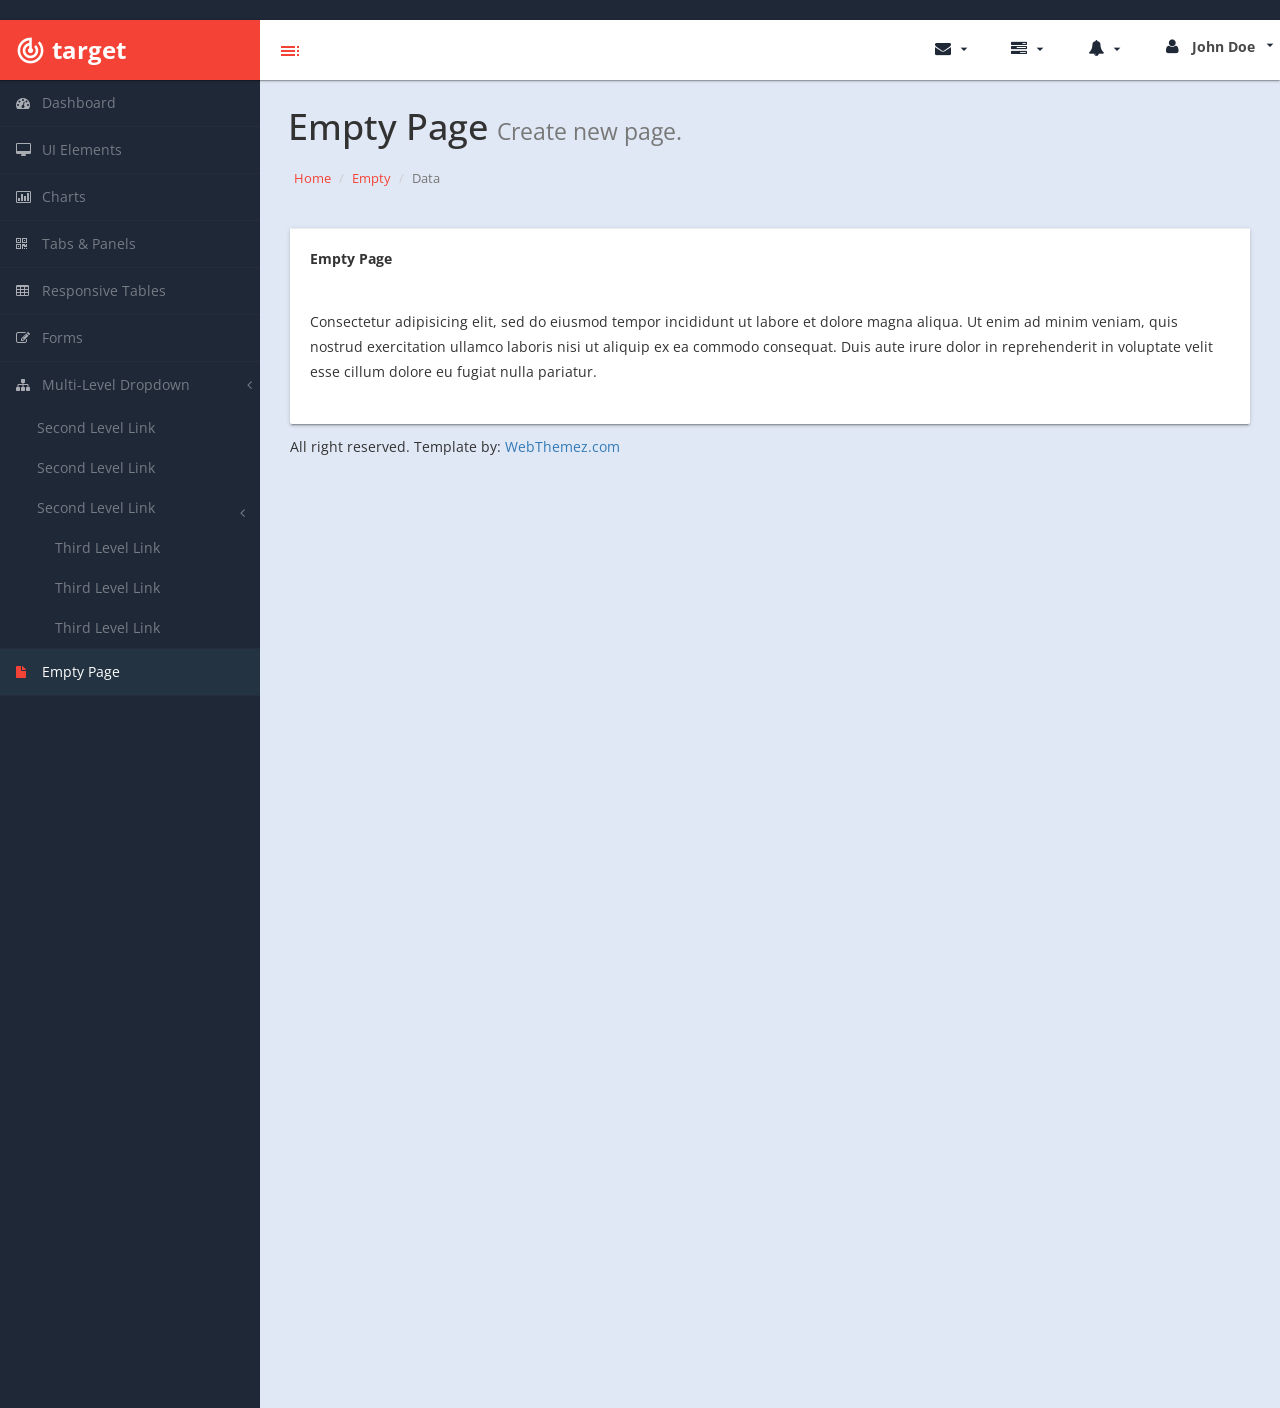
<file: src/main/webapp/target-free-admin-template/empty.html>
﻿﻿<!DOCTYPE html>
<html xmlns="http://www.w3.org/1999/xhtml">

<head>
    <meta charset="utf-8" />
    <meta name="viewport" content="width=device-width, initial-scale=1.0" />
    <title>Target Material Design Bootstrap Admin Template</title>

    <link href="https://fonts.googleapis.com/icon?family=Material+Icons" rel="stylesheet">
    <link rel="stylesheet" href="assets/materialize/css/materialize.min.css" media="screen,projection" />
    <!-- Bootstrap Styles-->
    <link href="assets/css/bootstrap.css" rel="stylesheet" />
    <!-- FontAwesome Styles-->
    <link href="assets/css/font-awesome.css" rel="stylesheet" />
    <!-- Morris Chart Styles-->
    <link href="assets/js/morris/morris-0.4.3.min.css" rel="stylesheet" />
    <!-- Custom Styles-->
    <link href="assets/css/custom-styles.css" rel="stylesheet" />
    <!-- Google Fonts-->
    <link href='http://fonts.googleapis.com/css?family=Open+Sans' rel='stylesheet' type='text/css' />
    <link rel="stylesheet" href="assets/js/Lightweight-Chart/cssCharts.css">
</head>
<body>
<div id="wrapper">
    <nav class="navbar navbar-default top-navbar" role="navigation">
        <div class="navbar-header">
            <button type="button" class="navbar-toggle" data-toggle="collapse" data-target=".sidebar-collapse">
                <span class="sr-only">Toggle navigation</span>
                <span class="icon-bar"></span>
                <span class="icon-bar"></span>
                <span class="icon-bar"></span>
            </button>
            <a class="navbar-brand waves-effect waves-dark" href="index.html"><i class="large material-icons">track_changes</i> <strong>target</strong></a>

            <div id="sideNav" href=""><i class="material-icons dp48">toc</i></div>
        </div>

        <ul class="nav navbar-top-links navbar-right">
            <li><a class="dropdown-button waves-effect waves-dark" href="#!" data-activates="dropdown4"><i class="fa fa-envelope fa-fw"></i> <i class="material-icons right">arrow_drop_down</i></a></li>
            <li><a class="dropdown-button waves-effect waves-dark" href="#!" data-activates="dropdown3"><i class="fa fa-tasks fa-fw"></i> <i class="material-icons right">arrow_drop_down</i></a></li>
            <li><a class="dropdown-button waves-effect waves-dark" href="#!" data-activates="dropdown2"><i class="fa fa-bell fa-fw"></i> <i class="material-icons right">arrow_drop_down</i></a></li>
            <li><a class="dropdown-button waves-effect waves-dark" href="#!" data-activates="dropdown1"><i class="fa fa-user fa-fw"></i> <b>John Doe</b> <i class="material-icons right">arrow_drop_down</i></a></li>
        </ul>
    </nav>
    <!-- Dropdown Structure -->
    <ul id="dropdown1" class="dropdown-content">
        <li><a href="#"><i class="fa fa-user fa-fw"></i> My Profile</a>
        </li>
        <li><a href="#"><i class="fa fa-gear fa-fw"></i> Settings</a>
        </li>
        <li><a href="#"><i class="fa fa-sign-out fa-fw"></i> Logout</a>
        </li>
    </ul>
    <ul id="dropdown2" class="dropdown-content w250">
        <li>
            <a href="#">
                <div>
                    <i class="fa fa-comment fa-fw"></i> New Comment
                    <span class="pull-right text-muted small">4 min</span>
                </div>
            </a>
        </li>
        <li class="divider"></li>
        <li>
            <a href="#">
                <div>
                    <i class="fa fa-twitter fa-fw"></i> 3 New Followers
                    <span class="pull-right text-muted small">12 min</span>
                </div>
            </a>
        </li>
        <li class="divider"></li>
        <li>
            <a href="#">
                <div>
                    <i class="fa fa-envelope fa-fw"></i> Message Sent
                    <span class="pull-right text-muted small">4 min</span>
                </div>
            </a>
        </li>
        <li class="divider"></li>
        <li>
            <a href="#">
                <div>
                    <i class="fa fa-tasks fa-fw"></i> New Task
                    <span class="pull-right text-muted small">4 min</span>
                </div>
            </a>
        </li>
        <li class="divider"></li>
        <li>
            <a href="#">
                <div>
                    <i class="fa fa-upload fa-fw"></i> Server Rebooted
                    <span class="pull-right text-muted small">4 min</span>
                </div>
            </a>
        </li>
        <li class="divider"></li>
        <li>
            <a class="text-center" href="#">
                <strong>See All Alerts</strong>
                <i class="fa fa-angle-right"></i>
            </a>
        </li>
    </ul>
    <ul id="dropdown3" class="dropdown-content dropdown-tasks w250">
        <li>
            <a href="#">
                <div>
                    <p>
                        <strong>Task 1</strong>
                        <span class="pull-right text-muted">60% Complete</span>
                    </p>
                    <div class="progress progress-striped active">
                        <div class="progress-bar progress-bar-success" role="progressbar" aria-valuenow="60" aria-valuemin="0" aria-valuemax="100" style="width: 60%">
                            <span class="sr-only">60% Complete (success)</span>
                        </div>
                    </div>
                </div>
            </a>
        </li>
        <li class="divider"></li>
        <li>
            <a href="#">
                <div>
                    <p>
                        <strong>Task 2</strong>
                        <span class="pull-right text-muted">28% Complete</span>
                    </p>
                    <div class="progress progress-striped active">
                        <div class="progress-bar progress-bar-info" role="progressbar" aria-valuenow="28" aria-valuemin="0" aria-valuemax="100" style="width: 28%">
                            <span class="sr-only">28% Complete</span>
                        </div>
                    </div>
                </div>
            </a>
        </li>
        <li class="divider"></li>
        <li>
            <a href="#">
                <div>
                    <p>
                        <strong>Task 3</strong>
                        <span class="pull-right text-muted">60% Complete</span>
                    </p>
                    <div class="progress progress-striped active">
                        <div class="progress-bar progress-bar-warning" role="progressbar" aria-valuenow="60" aria-valuemin="0" aria-valuemax="100" style="width: 60%">
                            <span class="sr-only">60% Complete (warning)</span>
                        </div>
                    </div>
                </div>
            </a>
        </li>
        <li class="divider"></li>
        <li>
            <a href="#">
                <div>
                    <p>
                        <strong>Task 4</strong>
                        <span class="pull-right text-muted">85% Complete</span>
                    </p>
                    <div class="progress progress-striped active">
                        <div class="progress-bar progress-bar-danger" role="progressbar" aria-valuenow="85" aria-valuemin="0" aria-valuemax="100" style="width: 85%">
                            <span class="sr-only">85% Complete (danger)</span>
                        </div>
                    </div>
                </div>
            </a>
        </li>
        <li class="divider"></li>
        <li>
    </ul>
    <ul id="dropdown4" class="dropdown-content dropdown-tasks w250 taskList">
        <li>
            <div>
                <strong>John Doe</strong>
                <span class="pull-right text-muted">
                                        <em>Today</em>
                                    </span>
            </div>
            <p>Lorem Ipsum has been the industry's standard dummy text ever since the 1500s...</p>
            </a>
        </li>
        <li class="divider"></li>
        <li>
            <div>
                <strong>John Smith</strong>
                <span class="pull-right text-muted">
                                        <em>Yesterday</em>
                                    </span>
            </div>
            <p>Lorem Ipsum has been the industry's standard dummy text ever since an kwilnw...</p>
            </a>
        </li>
        <li class="divider"></li>
        <li>
            <a href="#">
                <div>
                    <strong>John Smith</strong>
                    <span class="pull-right text-muted">
                                        <em>Yesterday</em>
                                    </span>
                </div>
                <p>Lorem Ipsum has been the industry's standard dummy text ever since the...</p>
            </a>
        </li>
        <li class="divider"></li>
        <li>
            <a class="text-center" href="#">
                <strong>Read All Messages</strong>
                <i class="fa fa-angle-right"></i>
            </a>
        </li>
    </ul>
    <!--/. NAV TOP  -->
    <nav class="navbar-default navbar-side" role="navigation">
        <div class="sidebar-collapse">
            <ul class="nav" id="main-menu">

                <li>
                    <a href="index.html" class="waves-effect waves-dark"><i class="fa fa-dashboard"></i> Dashboard</a>
                </li>
                <li>
                    <a href="ui-elements.html" class="waves-effect waves-dark"><i class="fa fa-desktop"></i> UI Elements</a>
                </li>
                <li>
                    <a href="chart.html" class="waves-effect waves-dark"><i class="fa fa-bar-chart-o"></i> Charts</a>
                </li>
                <li>
                    <a href="tab-panel.html" class="waves-effect waves-dark"><i class="fa fa-qrcode"></i> Tabs & Panels</a>
                </li>

                <li>
                    <a href="table.html" class="waves-effect waves-dark"><i class="fa fa-table"></i> Responsive Tables</a>
                </li>
                <li>
                    <a href="form.html" class="waves-effect waves-dark"><i class="fa fa-edit"></i> Forms </a>
                </li>


                <li>
                    <a href="#" class="waves-effect waves-dark"><i class="fa fa-sitemap"></i> Multi-Level Dropdown<span class="fa arrow"></span></a>
                    <ul class="nav nav-second-level">
                        <li>
                            <a href="#">Second Level Link</a>
                        </li>
                        <li>
                            <a href="#">Second Level Link</a>
                        </li>
                        <li>
                            <a href="#">Second Level Link<span class="fa arrow"></span></a>
                            <ul class="nav nav-third-level">
                                <li>
                                    <a href="#">Third Level Link</a>
                                </li>
                                <li>
                                    <a href="#">Third Level Link</a>
                                </li>
                                <li>
                                    <a href="#">Third Level Link</a>
                                </li>

                            </ul>

                        </li>
                    </ul>
                </li>
                <li>
                    <a class="active-menu waves-effect waves-dark" href="empty.html"><i class="fa fa-fw fa-file"></i> Empty Page</a>
                </li>
            </ul>

        </div>

    </nav>
    <!-- /. NAV SIDE  -->
    <div id="page-wrapper">
        <div class="header">
            <h1 class="page-header">
                Empty Page <small>Create new page.</small>
            </h1>
            <ol class="breadcrumb">
                <li><a href="#">Home</a></li>
                <li><a href="#">Empty</a></li>
                <li class="active">Data</li>
            </ol>

        </div>
        <div id="page-inner">

            <div class="row">

                <div class="col-md-12">
                    <div class="card">
                        <div class="card-action">
                            Empty Page
                        </div>
                        <div class="card-content">
                            <p>Consectetur adipisicing elit, sed do eiusmod tempor incididunt ut labore et dolore magna aliqua. Ut enim ad minim veniam, quis nostrud exercitation ullamco laboris nisi ut aliquip ex ea commodo consequat. Duis aute irure dolor in reprehenderit in voluptate velit esse cillum dolore eu fugiat nulla pariatur.</p>
                            <div class="clearBoth"><br/></div>

                        </div>
                    </div>

                    <footer><p>All right reserved. Template by: <a href="https://webthemez.com/admin-template/">WebThemez.com</a></p></footer>
                </div>
                <!-- /. PAGE INNER  -->
            </div>
            <!-- /. PAGE WRAPPER  -->
        </div>
        <!-- /. WRAPPER  -->
        <!-- JS Scripts-->
        <!-- jQuery Js -->
        <script src="assets/js/jquery-1.10.2.js"></script>

        <!-- Bootstrap Js -->
        <script src="assets/js/bootstrap.min.js"></script>

        <script src="assets/materialize/js/materialize.min.js"></script>

        <!-- Metis Menu Js -->
        <script src="assets/js/jquery.metisMenu.js"></script>
        <!-- Custom Js -->
        <script src="assets/js/custom-scripts.js"></script>



</body>

</html>
</file>
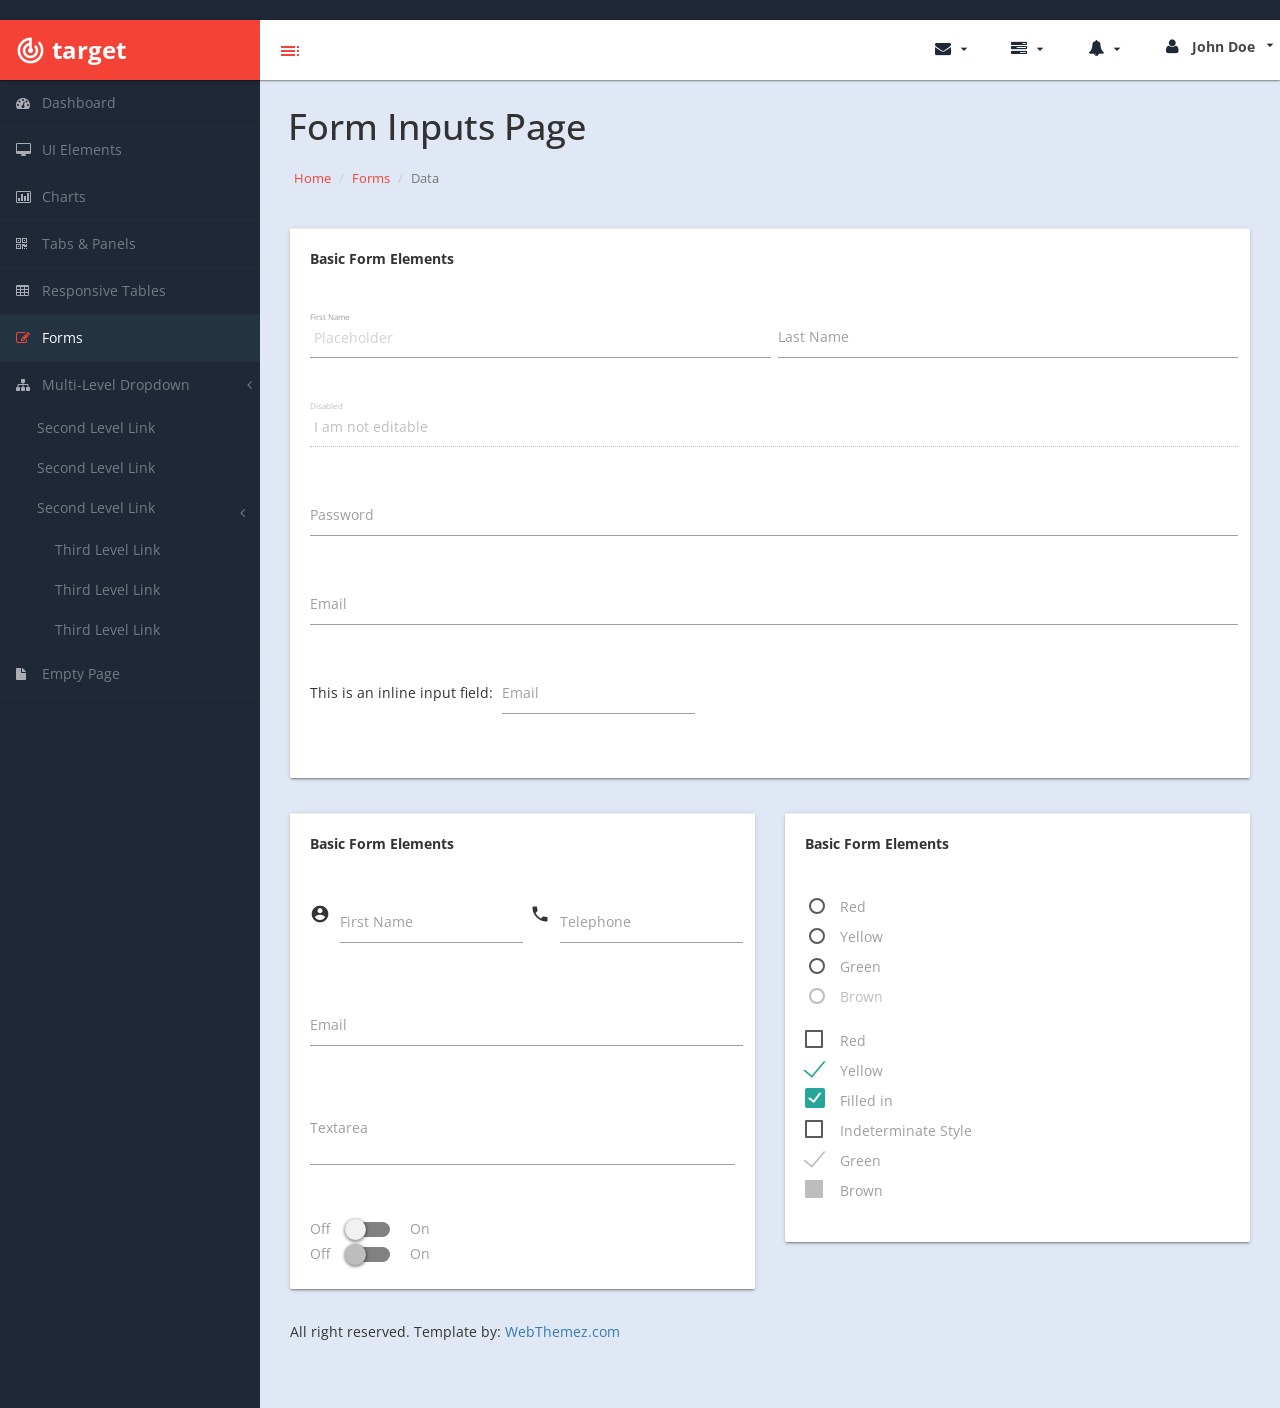
<file: src/main/webapp/target-free-admin-template/form.html>
﻿﻿<!DOCTYPE html>
<html xmlns="http://www.w3.org/1999/xhtml">

<head>
    <meta charset="utf-8" />
    <meta name="viewport" content="width=device-width, initial-scale=1.0" />
    <title>Target Material Design Bootstrap Admin Template</title>

    <link href="https://fonts.googleapis.com/icon?family=Material+Icons" rel="stylesheet">
    <link rel="stylesheet" href="assets/materialize/css/materialize.min.css" media="screen,projection" />
    <!-- Bootstrap Styles-->
    <link href="assets/css/bootstrap.css" rel="stylesheet" />
    <!-- FontAwesome Styles-->
    <link href="assets/css/font-awesome.css" rel="stylesheet" />
    <!-- Morris Chart Styles-->
    <link href="assets/js/morris/morris-0.4.3.min.css" rel="stylesheet" />
    <!-- Custom Styles-->
    <link href="assets/css/custom-styles.css" rel="stylesheet" />
    <!-- Google Fonts-->
    <link href='http://fonts.googleapis.com/css?family=Open+Sans' rel='stylesheet' type='text/css' />
    <link rel="stylesheet" href="assets/js/Lightweight-Chart/cssCharts.css">
</head>
<body>
<div id="wrapper">
    <nav class="navbar navbar-default top-navbar" role="navigation">
        <div class="navbar-header">
            <button type="button" class="navbar-toggle" data-toggle="collapse" data-target=".sidebar-collapse">
                <span class="sr-only">Toggle navigation</span>
                <span class="icon-bar"></span>
                <span class="icon-bar"></span>
                <span class="icon-bar"></span>
            </button>
            <a class="navbar-brand waves-effect waves-dark" href="index.html"><i class="large material-icons">track_changes</i> <strong>target</strong></a>

            <div id="sideNav" href=""><i class="material-icons dp48">toc</i></div>
        </div>

        <ul class="nav navbar-top-links navbar-right">
            <li><a class="dropdown-button waves-effect waves-dark" href="#!" data-activates="dropdown4"><i class="fa fa-envelope fa-fw"></i> <i class="material-icons right">arrow_drop_down</i></a></li>
            <li><a class="dropdown-button waves-effect waves-dark" href="#!" data-activates="dropdown3"><i class="fa fa-tasks fa-fw"></i> <i class="material-icons right">arrow_drop_down</i></a></li>
            <li><a class="dropdown-button waves-effect waves-dark" href="#!" data-activates="dropdown2"><i class="fa fa-bell fa-fw"></i> <i class="material-icons right">arrow_drop_down</i></a></li>
            <li><a class="dropdown-button waves-effect waves-dark" href="#!" data-activates="dropdown1"><i class="fa fa-user fa-fw"></i> <b>John Doe</b> <i class="material-icons right">arrow_drop_down</i></a></li>
        </ul>
    </nav>
    <!-- Dropdown Structure -->
    <ul id="dropdown1" class="dropdown-content">
        <li><a href="#"><i class="fa fa-user fa-fw"></i> My Profile</a>
        </li>
        <li><a href="#"><i class="fa fa-gear fa-fw"></i> Settings</a>
        </li>
        <li><a href="#"><i class="fa fa-sign-out fa-fw"></i> Logout</a>
        </li>
    </ul>
    <ul id="dropdown2" class="dropdown-content w250">
        <li>
            <a href="#">
                <div>
                    <i class="fa fa-comment fa-fw"></i> New Comment
                    <span class="pull-right text-muted small">4 min</span>
                </div>
            </a>
        </li>
        <li class="divider"></li>
        <li>
            <a href="#">
                <div>
                    <i class="fa fa-twitter fa-fw"></i> 3 New Followers
                    <span class="pull-right text-muted small">12 min</span>
                </div>
            </a>
        </li>
        <li class="divider"></li>
        <li>
            <a href="#">
                <div>
                    <i class="fa fa-envelope fa-fw"></i> Message Sent
                    <span class="pull-right text-muted small">4 min</span>
                </div>
            </a>
        </li>
        <li class="divider"></li>
        <li>
            <a href="#">
                <div>
                    <i class="fa fa-tasks fa-fw"></i> New Task
                    <span class="pull-right text-muted small">4 min</span>
                </div>
            </a>
        </li>
        <li class="divider"></li>
        <li>
            <a href="#">
                <div>
                    <i class="fa fa-upload fa-fw"></i> Server Rebooted
                    <span class="pull-right text-muted small">4 min</span>
                </div>
            </a>
        </li>
        <li class="divider"></li>
        <li>
            <a class="text-center" href="#">
                <strong>See All Alerts</strong>
                <i class="fa fa-angle-right"></i>
            </a>
        </li>
    </ul>
    <ul id="dropdown3" class="dropdown-content dropdown-tasks w250">
        <li>
            <a href="#">
                <div>
                    <p>
                        <strong>Task 1</strong>
                        <span class="pull-right text-muted">60% Complete</span>
                    </p>
                    <div class="progress progress-striped active">
                        <div class="progress-bar progress-bar-success" role="progressbar" aria-valuenow="60" aria-valuemin="0" aria-valuemax="100" style="width: 60%">
                            <span class="sr-only">60% Complete (success)</span>
                        </div>
                    </div>
                </div>
            </a>
        </li>
        <li class="divider"></li>
        <li>
            <a href="#">
                <div>
                    <p>
                        <strong>Task 2</strong>
                        <span class="pull-right text-muted">28% Complete</span>
                    </p>
                    <div class="progress progress-striped active">
                        <div class="progress-bar progress-bar-info" role="progressbar" aria-valuenow="28" aria-valuemin="0" aria-valuemax="100" style="width: 28%">
                            <span class="sr-only">28% Complete</span>
                        </div>
                    </div>
                </div>
            </a>
        </li>
        <li class="divider"></li>
        <li>
            <a href="#">
                <div>
                    <p>
                        <strong>Task 3</strong>
                        <span class="pull-right text-muted">60% Complete</span>
                    </p>
                    <div class="progress progress-striped active">
                        <div class="progress-bar progress-bar-warning" role="progressbar" aria-valuenow="60" aria-valuemin="0" aria-valuemax="100" style="width: 60%">
                            <span class="sr-only">60% Complete (warning)</span>
                        </div>
                    </div>
                </div>
            </a>
        </li>
        <li class="divider"></li>
        <li>
            <a href="#">
                <div>
                    <p>
                        <strong>Task 4</strong>
                        <span class="pull-right text-muted">85% Complete</span>
                    </p>
                    <div class="progress progress-striped active">
                        <div class="progress-bar progress-bar-danger" role="progressbar" aria-valuenow="85" aria-valuemin="0" aria-valuemax="100" style="width: 85%">
                            <span class="sr-only">85% Complete (danger)</span>
                        </div>
                    </div>
                </div>
            </a>
        </li>
        <li class="divider"></li>
        <li>
    </ul>
    <ul id="dropdown4" class="dropdown-content dropdown-tasks w250 taskList">
        <li>
            <div>
                <strong>John Doe</strong>
                <span class="pull-right text-muted">
                                        <em>Today</em>
                                    </span>
            </div>
            <p>Lorem Ipsum has been the industry's standard dummy text ever since the 1500s...</p>
            </a>
        </li>
        <li class="divider"></li>
        <li>
            <div>
                <strong>John Smith</strong>
                <span class="pull-right text-muted">
                                        <em>Yesterday</em>
                                    </span>
            </div>
            <p>Lorem Ipsum has been the industry's standard dummy text ever since an kwilnw...</p>
            </a>
        </li>
        <li class="divider"></li>
        <li>
            <a href="#">
                <div>
                    <strong>John Smith</strong>
                    <span class="pull-right text-muted">
                                        <em>Yesterday</em>
                                    </span>
                </div>
                <p>Lorem Ipsum has been the industry's standard dummy text ever since the...</p>
            </a>
        </li>
        <li class="divider"></li>
        <li>
            <a class="text-center" href="#">
                <strong>Read All Messages</strong>
                <i class="fa fa-angle-right"></i>
            </a>
        </li>
    </ul>
    <!--/. NAV TOP  -->
    <!--/. NAV TOP  -->
    <nav class="navbar-default navbar-side" role="navigation">
        <div class="sidebar-collapse">
            <ul class="nav" id="main-menu">

                <li>
                    <a href="index.html" class="waves-effect waves-dark"><i class="fa fa-dashboard"></i> Dashboard</a>
                </li>
                <li>
                    <a href="ui-elements.html" class="waves-effect waves-dark"><i class="fa fa-desktop"></i> UI Elements</a>
                </li>
                <li>
                    <a href="chart.html" class="waves-effect waves-dark"><i class="fa fa-bar-chart-o"></i> Charts</a>
                </li>
                <li>
                    <a href="tab-panel.html" class="waves-effect waves-dark"><i class="fa fa-qrcode"></i> Tabs & Panels</a>
                </li>

                <li>
                    <a href="table.html" class="waves-effect waves-dark"><i class="fa fa-table"></i> Responsive Tables</a>
                </li>
                <li>
                    <a href="form.html" class="active-menu waves-effect waves-dark"><i class="fa fa-edit"></i> Forms </a>
                </li>


                <li>
                    <a href="#" class="waves-effect waves-dark"><i class="fa fa-sitemap"></i> Multi-Level Dropdown<span class="fa arrow"></span></a>
                    <ul class="nav nav-second-level">
                        <li>
                            <a href="#">Second Level Link</a>
                        </li>
                        <li>
                            <a href="#">Second Level Link</a>
                        </li>
                        <li>
                            <a href="#" class="waves-effect waves-dark">Second Level Link<span class="fa arrow"></span></a>
                            <ul class="nav nav-third-level">
                                <li>
                                    <a href="#">Third Level Link</a>
                                </li>
                                <li>
                                    <a href="#">Third Level Link</a>
                                </li>
                                <li>
                                    <a href="#">Third Level Link</a>
                                </li>

                            </ul>

                        </li>
                    </ul>
                </li>
                <li>
                    <a href="empty.html" class="waves-effect waves-dark"><i class="fa fa-fw fa-file"></i> Empty Page</a>
                </li>
            </ul>

        </div>

    </nav>
    <!-- /. NAV SIDE  -->
    <div id="page-wrapper" >
        <div class="header">
            <h1 class="page-header">
                Form Inputs Page
            </h1>
            <ol class="breadcrumb">
                <li><a href="#">Home</a></li>
                <li><a href="#">Forms</a></li>
                <li class="active">Data</li>
            </ol>

        </div>

        <div id="page-inner">
            <div class="row">
                <div class="col-lg-12">
                    <div class="card">
                        <div class="card-action">
                            Basic Form Elements
                        </div>
                        <div class="card-content">
                            <form class="col s12">
                                <div class="row">
                                    <div class="input-field col s6">
                                        <input placeholder="Placeholder" id="first_name" type="text" class="validate">
                                        <label for="first_name">First Name</label>
                                    </div>
                                    <div class="input-field col s6">
                                        <input id="last_name" type="text" class="validate">
                                        <label for="last_name">Last Name</label>
                                    </div>
                                </div>
                                <div class="row">
                                    <div class="input-field col s12">
                                        <input disabled value="I am not editable" id="disabled" type="text" class="validate">
                                        <label for="disabled">Disabled</label>
                                    </div>
                                </div>
                                <div class="row">
                                    <div class="input-field col s12">
                                        <input id="password" type="password" class="validate">
                                        <label for="password">Password</label>
                                    </div>
                                </div>
                                <div class="row">
                                    <div class="input-field col s12">
                                        <input id="email" type="email" class="validate">
                                        <label for="email">Email</label>
                                    </div>
                                </div>
                                <div class="row">
                                    <div class="col s12">
                                        This is an inline input field:
                                        <div class="input-field inline">
                                            <input id="email" type="email" class="validate">
                                            <label for="email" data-error="wrong" data-success="right">Email</label>
                                        </div>
                                    </div>
                                </div>
                            </form>
                            <div class="clearBoth"></div>
                        </div>
                    </div>
                </div>
            </div>
            <div class="row">
                <div class="col-lg-6">
                    <div class="card">
                        <div class="card-action">
                            Basic Form Elements
                        </div>
                        <div class="card-content">
                            <form class="col s12">
                                <div class="row">
                                    <div class="input-field col s6">
                                        <i class="material-icons prefix">account_circle</i>
                                        <input id="icon_prefix" type="text" class="validate">
                                        <label for="icon_prefix">First Name</label>
                                    </div>
                                    <div class="input-field col s6">
                                        <i class="material-icons prefix">phone</i>
                                        <input id="icon_telephone" type="tel" class="validate">
                                        <label for="icon_telephone">Telephone</label>
                                    </div>
                                </div>
                            </form>

                            <form class="col s12">
                                <div class="row">
                                    <div class="input-field col s12">
                                        <input id="email" type="email" class="validate">
                                        <label for="email" data-error="wrong" data-success="right">Email</label>
                                    </div>
                                </div>
                            </form>

                            <form class="col s12">
                                <div class="row">
                                    <div class="input-field col s12">
                                        <textarea id="textarea1" class="materialize-textarea"></textarea>
                                        <label for="textarea1">Textarea</label>
                                    </div>
                                </div>
                            </form>
                            </form>

                            <!-- Switch -->
                            <div class="switch">
                                <label>
                                    Off
                                    <input type="checkbox">
                                    <span class="lever"></span>
                                    On
                                </label>
                            </div>

                            <!-- Disabled Switch -->
                            <div class="switch">
                                <label>
                                    Off
                                    <input disabled type="checkbox">
                                    <span class="lever"></span>
                                    On
                                </label>
                            </div>
                            <div class="clearBoth"></div>
                        </div>
                    </div>
                </div>
                <div class="col-lg-6">
                    <div class="card">
                        <div class="card-action">
                            Basic Form Elements
                        </div>
                        <div class="card-content">

                            <form action="#">
                                <p>
                                    <input name="group1" type="radio" id="test1" />
                                    <label for="test1">Red</label>
                                </p>
                                <p>
                                    <input name="group1" type="radio" id="test2" />
                                    <label for="test2">Yellow</label>
                                </p>
                                <p>
                                    <input class="with-gap" name="group1" type="radio" id="test3"  />
                                    <label for="test3">Green</label>
                                </p>
                                <p>
                                    <input name="group1" type="radio" id="test4" disabled="disabled" />
                                    <label for="test4">Brown</label>
                                </p>
                            </form>
                            <form action="#">
                                <p>
                                    <input type="checkbox" id="test5" />
                                    <label for="test5">Red</label>
                                </p>
                                <p>
                                    <input type="checkbox" id="test6" checked="checked" />
                                    <label for="test6">Yellow</label>
                                </p>
                                <p>
                                    <input type="checkbox" class="filled-in" id="filled-in-box" checked="checked" />
                                    <label for="filled-in-box">Filled in</label>
                                </p>
                                <p>
                                    <input type="checkbox" id="indeterminate-checkbox" />
                                    <label for="indeterminate-checkbox">Indeterminate Style</label>
                                </p>
                                <p>
                                    <input type="checkbox" id="test7" checked="checked" disabled="disabled" />
                                    <label for="test7">Green</label>
                                </p>
                                <p>
                                    <input type="checkbox" id="test8" disabled="disabled" />
                                    <label for="test8">Brown</label>
                                </p>


                        </div>

                    </div>
                    <!-- /.row (nested) -->
                </div>
                <!-- /.panel-body -->
            </div>
            <!-- /.col-lg-12 -->
            <footer><p>All right reserved. Template by: <a href="https://webthemez.com/admin-template/">WebThemez.com</a></p></footer>
        </div>
        <!-- /. PAGE INNER  -->
    </div>
    <!-- /. PAGE WRAPPER  -->
</div>
<!-- /. WRAPPER  -->
<!-- JS Scripts-->
<!-- jQuery Js -->
<script src="assets/js/jquery-1.10.2.js"></script>

<!-- Bootstrap Js -->
<script src="assets/js/bootstrap.min.js"></script>

<script src="assets/materialize/js/materialize.min.js"></script>

<!-- Metis Menu Js -->
<script src="assets/js/jquery.metisMenu.js"></script>
<!-- Morris Chart Js -->
<script src="assets/js/morris/raphael-2.1.0.min.js"></script>
<script src="assets/js/morris/morris.js"></script>


<script src="assets/js/easypiechart.js"></script>
<script src="assets/js/easypiechart-data.js"></script>

<script src="assets/js/Lightweight-Chart/jquery.chart.js"></script>

<!-- Custom Js -->
<script src="assets/js/custom-scripts.js"></script>


</body>

</html>
</file>
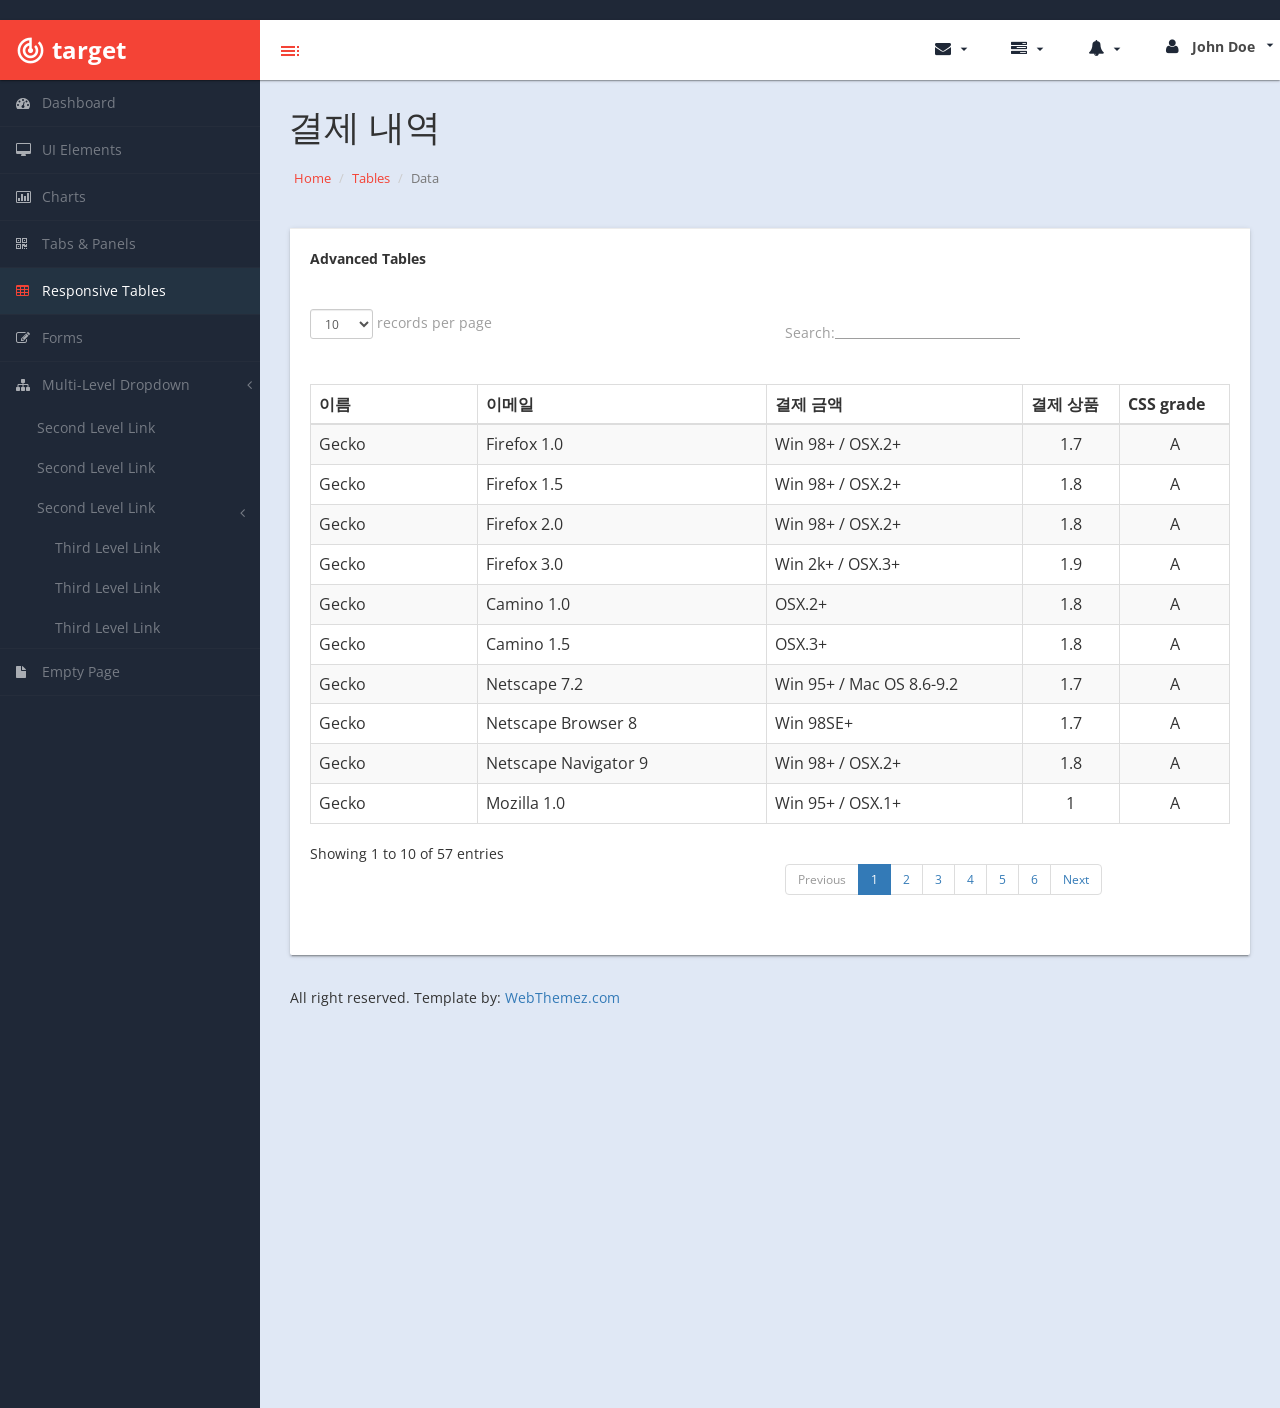
<file: src/main/webapp/target-free-admin-template/table.html>
﻿﻿<!DOCTYPE html>
<html xmlns="http://www.w3.org/1999/xhtml">

<head>
    <meta charset="utf-8" />
    <meta name="viewport" content="width=device-width, initial-scale=1.0" />
    <title>Track Material Design Bootstrap Admin Template</title>

    <link href="https://fonts.googleapis.com/icon?family=Material+Icons" rel="stylesheet">
    <link rel="stylesheet" href="assets/materialize/css/materialize.min.css" media="screen,projection" />
    <!-- Bootstrap Styles-->
    <link href="assets/css/bootstrap.css" rel="stylesheet" />
    <!-- FontAwesome Styles-->
    <link href="assets/css/font-awesome.css" rel="stylesheet" />
    <!-- Morris Chart Styles-->
    <link href="assets/js/morris/morris-0.4.3.min.css" rel="stylesheet" />
    <!-- Custom Styles-->
    <link href="assets/css/custom-styles.css" rel="stylesheet" />
    <!-- Google Fonts-->
    <link href='http://fonts.googleapis.com/css?family=Open+Sans' rel='stylesheet' type='text/css' />
    <link rel="stylesheet" href="assets/js/Lightweight-Chart/cssCharts.css">
</head>
<body>
<div id="wrapper">
    <nav class="navbar navbar-default top-navbar" role="navigation">
        <div class="navbar-header">
            <button type="button" class="navbar-toggle" data-toggle="collapse" data-target=".sidebar-collapse">
                <span class="sr-only">Toggle navigation</span>
                <span class="icon-bar"></span>
                <span class="icon-bar"></span>
                <span class="icon-bar"></span>
            </button>
            <a class="navbar-brand waves-effect waves-dark" href="index.html"><i class="large material-icons">track_changes</i> <strong>target</strong></a>

            <div id="sideNav" href=""><i class="material-icons dp48">toc</i></div>
        </div>

        <ul class="nav navbar-top-links navbar-right">
            <li><a class="dropdown-button waves-effect waves-dark" href="#!" data-activates="dropdown4"><i class="fa fa-envelope fa-fw"></i> <i class="material-icons right">arrow_drop_down</i></a></li>
            <li><a class="dropdown-button waves-effect waves-dark" href="#!" data-activates="dropdown3"><i class="fa fa-tasks fa-fw"></i> <i class="material-icons right">arrow_drop_down</i></a></li>
            <li><a class="dropdown-button waves-effect waves-dark" href="#!" data-activates="dropdown2"><i class="fa fa-bell fa-fw"></i> <i class="material-icons right">arrow_drop_down</i></a></li>
            <li><a class="dropdown-button waves-effect waves-dark" href="#!" data-activates="dropdown1"><i class="fa fa-user fa-fw"></i> <b>John Doe</b> <i class="material-icons right">arrow_drop_down</i></a></li>
        </ul>
    </nav>
    <!-- Dropdown Structure -->
    <ul id="dropdown1" class="dropdown-content">
        <li><a href="#"><i class="fa fa-user fa-fw"></i> My Profile</a>
        </li>
        <li><a href="#"><i class="fa fa-gear fa-fw"></i> Settings</a>
        </li>
        <li><a href="#"><i class="fa fa-sign-out fa-fw"></i> Logout</a>
        </li>
    </ul>
    <ul id="dropdown2" class="dropdown-content w250">
        <li>
            <a href="#">
                <div>
                    <i class="fa fa-comment fa-fw"></i> New Comment
                    <span class="pull-right text-muted small">4 min</span>
                </div>
            </a>
        </li>
        <li class="divider"></li>
        <li>
            <a href="#">
                <div>
                    <i class="fa fa-twitter fa-fw"></i> 3 New Followers
                    <span class="pull-right text-muted small">12 min</span>
                </div>
            </a>
        </li>
        <li class="divider"></li>
        <li>
            <a href="#">
                <div>
                    <i class="fa fa-envelope fa-fw"></i> Message Sent
                    <span class="pull-right text-muted small">4 min</span>
                </div>
            </a>
        </li>
        <li class="divider"></li>
        <li>
            <a href="#">
                <div>
                    <i class="fa fa-tasks fa-fw"></i> New Task
                    <span class="pull-right text-muted small">4 min</span>
                </div>
            </a>
        </li>
        <li class="divider"></li>
        <li>
            <a href="#">
                <div>
                    <i class="fa fa-upload fa-fw"></i> Server Rebooted
                    <span class="pull-right text-muted small">4 min</span>
                </div>
            </a>
        </li>
        <li class="divider"></li>
        <li>
            <a class="text-center" href="#">
                <strong>See All Alerts</strong>
                <i class="fa fa-angle-right"></i>
            </a>
        </li>
    </ul>
    <ul id="dropdown3" class="dropdown-content dropdown-tasks w250">
        <li>
            <a href="#">
                <div>
                    <p>
                        <strong>Task 1</strong>
                        <span class="pull-right text-muted">60% Complete</span>
                    </p>
                    <div class="progress progress-striped active">
                        <div class="progress-bar progress-bar-success" role="progressbar" aria-valuenow="60" aria-valuemin="0" aria-valuemax="100" style="width: 60%">
                            <span class="sr-only">60% Complete (success)</span>
                        </div>
                    </div>
                </div>
            </a>
        </li>
        <li class="divider"></li>
        <li>
            <a href="#">
                <div>
                    <p>
                        <strong>Task 2</strong>
                        <span class="pull-right text-muted">28% Complete</span>
                    </p>
                    <div class="progress progress-striped active">
                        <div class="progress-bar progress-bar-info" role="progressbar" aria-valuenow="28" aria-valuemin="0" aria-valuemax="100" style="width: 28%">
                            <span class="sr-only">28% Complete</span>
                        </div>
                    </div>
                </div>
            </a>
        </li>
        <li class="divider"></li>
        <li>
            <a href="#">
                <div>
                    <p>
                        <strong>Task 3</strong>
                        <span class="pull-right text-muted">60% Complete</span>
                    </p>
                    <div class="progress progress-striped active">
                        <div class="progress-bar progress-bar-warning" role="progressbar" aria-valuenow="60" aria-valuemin="0" aria-valuemax="100" style="width: 60%">
                            <span class="sr-only">60% Complete (warning)</span>
                        </div>
                    </div>
                </div>
            </a>
        </li>
        <li class="divider"></li>
        <li>
            <a href="#">
                <div>
                    <p>
                        <strong>Task 4</strong>
                        <span class="pull-right text-muted">85% Complete</span>
                    </p>
                    <div class="progress progress-striped active">
                        <div class="progress-bar progress-bar-danger" role="progressbar" aria-valuenow="85" aria-valuemin="0" aria-valuemax="100" style="width: 85%">
                            <span class="sr-only">85% Complete (danger)</span>
                        </div>
                    </div>
                </div>
            </a>
        </li>
        <li class="divider"></li>
        <li>
    </ul>
    <ul id="dropdown4" class="dropdown-content dropdown-tasks w250 taskList">
        <li>
            <div>
                <strong>John Doe</strong>
                <span class="pull-right text-muted">
                                        <em>Today</em>
                                    </span>
            </div>
            <p>Lorem Ipsum has been the industry's standard dummy text ever since the 1500s...</p>
            </a>
        </li>
        <li class="divider"></li>
        <li>
            <div>
                <strong>John Smith</strong>
                <span class="pull-right text-muted">
                                        <em>Yesterday</em>
                                    </span>
            </div>
            <p>Lorem Ipsum has been the industry's standard dummy text ever since an kwilnw...</p>
            </a>
        </li>
        <li class="divider"></li>
        <li>
            <a href="#">
                <div>
                    <strong>John Smith</strong>
                    <span class="pull-right text-muted">
                                        <em>Yesterday</em>
                                    </span>
                </div>
                <p>Lorem Ipsum has been the industry's standard dummy text ever since the...</p>
            </a>
        </li>
        <li class="divider"></li>
        <li>
            <a class="text-center" href="#">
                <strong>Read All Messages</strong>
                <i class="fa fa-angle-right"></i>
            </a>
        </li>
    </ul>
    <!--/. NAV TOP  -->
    <!--/. NAV TOP  -->
    <nav class="navbar-default navbar-side" role="navigation">
        <div class="sidebar-collapse">
            <ul class="nav" id="main-menu">

                <li>
                    <a href="index.html" class="waves-effect waves-dark"><i class="fa fa-dashboard"></i> Dashboard</a>
                </li>
                <li>
                    <a href="ui-elements.html" class="waves-effect waves-dark"><i class="fa fa-desktop"></i> UI Elements</a>
                </li>
                <li>
                    <a href="chart.html" class="waves-effect waves-dark"><i class="fa fa-bar-chart-o"></i> Charts</a>
                </li>
                <li>
                    <a href="tab-panel.html" class="waves-effect waves-dark"><i class="fa fa-qrcode"></i> Tabs & Panels</a>
                </li>

                <li>
                    <a href="table.html" class="active-menu waves-effect waves-dark"><i class="fa fa-table"></i> Responsive Tables</a>
                </li>
                <li>
                    <a href="form.html" class="waves-effect waves-dark"><i class="fa fa-edit"></i> Forms </a>
                </li>


                <li>
                    <a href="#" class="waves-effect waves-dark"><i class="fa fa-sitemap"></i> Multi-Level Dropdown<span class="fa arrow"></span></a>
                    <ul class="nav nav-second-level">
                        <li>
                            <a href="#">Second Level Link</a>
                        </li>
                        <li>
                            <a href="#">Second Level Link</a>
                        </li>
                        <li>
                            <a href="#">Second Level Link<span class="fa arrow"></span></a>
                            <ul class="nav nav-third-level">
                                <li>
                                    <a href="#">Third Level Link</a>
                                </li>
                                <li>
                                    <a href="#">Third Level Link</a>
                                </li>
                                <li>
                                    <a href="#">Third Level Link</a>
                                </li>

                            </ul>

                        </li>
                    </ul>
                </li>
                <li>
                    <a href="empty.html" class="waves-effect waves-dark"><i class="fa fa-fw fa-file"></i> Empty Page</a>
                </li>
            </ul>

        </div>

    </nav>
    <!-- /. NAV SIDE  -->
    <div id="page-wrapper" >
        <div class="header">
            <h1 class="page-header">
                결제 내역
            </h1>
            <ol class="breadcrumb">
                <li><a href="#">Home</a></li>
                <li><a href="#">Tables</a></li>
                <li class="active">Data</li>
            </ol>

        </div>

        <div id="page-inner">

            <div class="row">
                <div class="col-md-12">
                    <!-- Advanced Tables -->
                    <div class="card">
                        <div class="card-action">
                            Advanced Tables
                        </div>
                        <div class="card-content">
                            <div class="table-responsive">
                                <table class="table table-striped table-bordered table-hover" id="dataTables-example">
                                    <thead>
                                    <tr>
                                        <th>이름</th>
                                        <th>이메일</th>
                                        <th>결제 금액</th>
                                        <th>결제 상품</th>
                                        <th>CSS grade</th>
                                    </tr>
                                    </thead>
                                    <tbody>
                                    <tr class="odd gradeX">
                                        <td>Trident</td>
                                        <td>Internet Explorer 4.0</td>
                                        <td>Win 95+</td>
                                        <td class="center">4</td>
                                        <td class="center">X</td>
                                    </tr>
                                    <tr class="even gradeC">
                                        <td>Trident</td>
                                        <td>Internet Explorer 5.0</td>
                                        <td>Win 95+</td>
                                        <td class="center">5</td>
                                        <td class="center">C</td>
                                    </tr>
                                    <tr class="odd gradeA">
                                        <td>Trident</td>
                                        <td>Internet Explorer 5.5</td>
                                        <td>Win 95+</td>
                                        <td class="center">5.5</td>
                                        <td class="center">A</td>
                                    </tr>
                                    <tr class="even gradeA">
                                        <td>Trident</td>
                                        <td>Internet Explorer 6</td>
                                        <td>Win 98+</td>
                                        <td class="center">6</td>
                                        <td class="center">A</td>
                                    </tr>
                                    <tr class="odd gradeA">
                                        <td>Trident</td>
                                        <td>Internet Explorer 7</td>
                                        <td>Win XP SP2+</td>
                                        <td class="center">7</td>
                                        <td class="center">A</td>
                                    </tr>
                                    <tr class="even gradeA">
                                        <td>Trident</td>
                                        <td>AOL browser (AOL desktop)</td>
                                        <td>Win XP</td>
                                        <td class="center">6</td>
                                        <td class="center">A</td>
                                    </tr>
                                    <tr class="gradeA">
                                        <td>Gecko</td>
                                        <td>Firefox 1.0</td>
                                        <td>Win 98+ / OSX.2+</td>
                                        <td class="center">1.7</td>
                                        <td class="center">A</td>
                                    </tr>
                                    <tr class="gradeA">
                                        <td>Gecko</td>
                                        <td>Firefox 1.5</td>
                                        <td>Win 98+ / OSX.2+</td>
                                        <td class="center">1.8</td>
                                        <td class="center">A</td>
                                    </tr>
                                    <tr class="gradeA">
                                        <td>Gecko</td>
                                        <td>Firefox 2.0</td>
                                        <td>Win 98+ / OSX.2+</td>
                                        <td class="center">1.8</td>
                                        <td class="center">A</td>
                                    </tr>
                                    <tr class="gradeA">
                                        <td>Gecko</td>
                                        <td>Firefox 3.0</td>
                                        <td>Win 2k+ / OSX.3+</td>
                                        <td class="center">1.9</td>
                                        <td class="center">A</td>
                                    </tr>
                                    <tr class="gradeA">
                                        <td>Gecko</td>
                                        <td>Camino 1.0</td>
                                        <td>OSX.2+</td>
                                        <td class="center">1.8</td>
                                        <td class="center">A</td>
                                    </tr>
                                    <tr class="gradeA">
                                        <td>Gecko</td>
                                        <td>Camino 1.5</td>
                                        <td>OSX.3+</td>
                                        <td class="center">1.8</td>
                                        <td class="center">A</td>
                                    </tr>
                                    <tr class="gradeA">
                                        <td>Gecko</td>
                                        <td>Netscape 7.2</td>
                                        <td>Win 95+ / Mac OS 8.6-9.2</td>
                                        <td class="center">1.7</td>
                                        <td class="center">A</td>
                                    </tr>
                                    <tr class="gradeA">
                                        <td>Gecko</td>
                                        <td>Netscape Browser 8</td>
                                        <td>Win 98SE+</td>
                                        <td class="center">1.7</td>
                                        <td class="center">A</td>
                                    </tr>
                                    <tr class="gradeA">
                                        <td>Gecko</td>
                                        <td>Netscape Navigator 9</td>
                                        <td>Win 98+ / OSX.2+</td>
                                        <td class="center">1.8</td>
                                        <td class="center">A</td>
                                    </tr>
                                    <tr class="gradeA">
                                        <td>Gecko</td>
                                        <td>Mozilla 1.0</td>
                                        <td>Win 95+ / OSX.1+</td>
                                        <td class="center">1</td>
                                        <td class="center">A</td>
                                    </tr>
                                    <tr class="gradeA">
                                        <td>Gecko</td>
                                        <td>Mozilla 1.1</td>
                                        <td>Win 95+ / OSX.1+</td>
                                        <td class="center">1.1</td>
                                        <td class="center">A</td>
                                    </tr>
                                    <tr class="gradeA">
                                        <td>Gecko</td>
                                        <td>Mozilla 1.2</td>
                                        <td>Win 95+ / OSX.1+</td>
                                        <td class="center">1.2</td>
                                        <td class="center">A</td>
                                    </tr>
                                    <tr class="gradeA">
                                        <td>Gecko</td>
                                        <td>Mozilla 1.3</td>
                                        <td>Win 95+ / OSX.1+</td>
                                        <td class="center">1.3</td>
                                        <td class="center">A</td>
                                    </tr>
                                    <tr class="gradeA">
                                        <td>Gecko</td>
                                        <td>Mozilla 1.4</td>
                                        <td>Win 95+ / OSX.1+</td>
                                        <td class="center">1.4</td>
                                        <td class="center">A</td>
                                    </tr>
                                    <tr class="gradeA">
                                        <td>Gecko</td>
                                        <td>Mozilla 1.5</td>
                                        <td>Win 95+ / OSX.1+</td>
                                        <td class="center">1.5</td>
                                        <td class="center">A</td>
                                    </tr>
                                    <tr class="gradeA">
                                        <td>Gecko</td>
                                        <td>Mozilla 1.6</td>
                                        <td>Win 95+ / OSX.1+</td>
                                        <td class="center">1.6</td>
                                        <td class="center">A</td>
                                    </tr>
                                    <tr class="gradeA">
                                        <td>Gecko</td>
                                        <td>Mozilla 1.7</td>
                                        <td>Win 98+ / OSX.1+</td>
                                        <td class="center">1.7</td>
                                        <td class="center">A</td>
                                    </tr>
                                    <tr class="gradeA">
                                        <td>Gecko</td>
                                        <td>Mozilla 1.8</td>
                                        <td>Win 98+ / OSX.1+</td>
                                        <td class="center">1.8</td>
                                        <td class="center">A</td>
                                    </tr>
                                    <tr class="gradeA">
                                        <td>Gecko</td>
                                        <td>Seamonkey 1.1</td>
                                        <td>Win 98+ / OSX.2+</td>
                                        <td class="center">1.8</td>
                                        <td class="center">A</td>
                                    </tr>
                                    <tr class="gradeA">
                                        <td>Gecko</td>
                                        <td>Epiphany 2.20</td>
                                        <td>Gnome</td>
                                        <td class="center">1.8</td>
                                        <td class="center">A</td>
                                    </tr>
                                    <tr class="gradeA">
                                        <td>Webkit</td>
                                        <td>Safari 1.2</td>
                                        <td>OSX.3</td>
                                        <td class="center">125.5</td>
                                        <td class="center">A</td>
                                    </tr>
                                    <tr class="gradeA">
                                        <td>Webkit</td>
                                        <td>Safari 1.3</td>
                                        <td>OSX.3</td>
                                        <td class="center">312.8</td>
                                        <td class="center">A</td>
                                    </tr>
                                    <tr class="gradeA">
                                        <td>Webkit</td>
                                        <td>Safari 2.0</td>
                                        <td>OSX.4+</td>
                                        <td class="center">419.3</td>
                                        <td class="center">A</td>
                                    </tr>
                                    <tr class="gradeA">
                                        <td>Webkit</td>
                                        <td>Safari 3.0</td>
                                        <td>OSX.4+</td>
                                        <td class="center">522.1</td>
                                        <td class="center">A</td>
                                    </tr>
                                    <tr class="gradeA">
                                        <td>Webkit</td>
                                        <td>OmniWeb 5.5</td>
                                        <td>OSX.4+</td>
                                        <td class="center">420</td>
                                        <td class="center">A</td>
                                    </tr>
                                    <tr class="gradeA">
                                        <td>Webkit</td>
                                        <td>iPod Touch / iPhone</td>
                                        <td>iPod</td>
                                        <td class="center">420.1</td>
                                        <td class="center">A</td>
                                    </tr>
                                    <tr class="gradeA">
                                        <td>Webkit</td>
                                        <td>S60</td>
                                        <td>S60</td>
                                        <td class="center">413</td>
                                        <td class="center">A</td>
                                    </tr>
                                    <tr class="gradeA">
                                        <td>Presto</td>
                                        <td>Opera 7.0</td>
                                        <td>Win 95+ / OSX.1+</td>
                                        <td class="center">-</td>
                                        <td class="center">A</td>
                                    </tr>
                                    <tr class="gradeA">
                                        <td>Presto</td>
                                        <td>Opera 7.5</td>
                                        <td>Win 95+ / OSX.2+</td>
                                        <td class="center">-</td>
                                        <td class="center">A</td>
                                    </tr>
                                    <tr class="gradeA">
                                        <td>Presto</td>
                                        <td>Opera 8.0</td>
                                        <td>Win 95+ / OSX.2+</td>
                                        <td class="center">-</td>
                                        <td class="center">A</td>
                                    </tr>
                                    <tr class="gradeA">
                                        <td>Presto</td>
                                        <td>Opera 8.5</td>
                                        <td>Win 95+ / OSX.2+</td>
                                        <td class="center">-</td>
                                        <td class="center">A</td>
                                    </tr>
                                    <tr class="gradeA">
                                        <td>Presto</td>
                                        <td>Opera 9.0</td>
                                        <td>Win 95+ / OSX.3+</td>
                                        <td class="center">-</td>
                                        <td class="center">A</td>
                                    </tr>
                                    <tr class="gradeA">
                                        <td>Presto</td>
                                        <td>Opera 9.2</td>
                                        <td>Win 88+ / OSX.3+</td>
                                        <td class="center">-</td>
                                        <td class="center">A</td>
                                    </tr>
                                    <tr class="gradeA">
                                        <td>Presto</td>
                                        <td>Opera 9.5</td>
                                        <td>Win 88+ / OSX.3+</td>
                                        <td class="center">-</td>
                                        <td class="center">A</td>
                                    </tr>
                                    <tr class="gradeA">
                                        <td>Presto</td>
                                        <td>Opera for Wii</td>
                                        <td>Wii</td>
                                        <td class="center">-</td>
                                        <td class="center">A</td>
                                    </tr>
                                    <tr class="gradeA">
                                        <td>Presto</td>
                                        <td>Nokia N800</td>
                                        <td>N800</td>
                                        <td class="center">-</td>
                                        <td class="center">A</td>
                                    </tr>
                                    <tr class="gradeA">
                                        <td>Presto</td>
                                        <td>Nintendo DS browser</td>
                                        <td>Nintendo DS</td>
                                        <td class="center">8.5</td>
                                        <td class="center">C/A<sup>1</sup>
                                        </td>
                                    </tr>
                                    <tr class="gradeC">
                                        <td>KHTML</td>
                                        <td>Konqureror 3.1</td>
                                        <td>KDE 3.1</td>
                                        <td class="center">3.1</td>
                                        <td class="center">C</td>
                                    </tr>
                                    <tr class="gradeA">
                                        <td>KHTML</td>
                                        <td>Konqureror 3.3</td>
                                        <td>KDE 3.3</td>
                                        <td class="center">3.3</td>
                                        <td class="center">A</td>
                                    </tr>
                                    <tr class="gradeA">
                                        <td>KHTML</td>
                                        <td>Konqureror 3.5</td>
                                        <td>KDE 3.5</td>
                                        <td class="center">3.5</td>
                                        <td class="center">A</td>
                                    </tr>
                                    <tr class="gradeX">
                                        <td>Tasman</td>
                                        <td>Internet Explorer 4.5</td>
                                        <td>Mac OS 8-9</td>
                                        <td class="center">-</td>
                                        <td class="center">X</td>
                                    </tr>
                                    <tr class="gradeC">
                                        <td>Tasman</td>
                                        <td>Internet Explorer 5.1</td>
                                        <td>Mac OS 7.6-9</td>
                                        <td class="center">1</td>
                                        <td class="center">C</td>
                                    </tr>
                                    <tr class="gradeC">
                                        <td>Tasman</td>
                                        <td>Internet Explorer 5.2</td>
                                        <td>Mac OS 8-X</td>
                                        <td class="center">1</td>
                                        <td class="center">C</td>
                                    </tr>
                                    <tr class="gradeA">
                                        <td>Misc</td>
                                        <td>NetFront 3.1</td>
                                        <td>Embedded devices</td>
                                        <td class="center">-</td>
                                        <td class="center">C</td>
                                    </tr>
                                    <tr class="gradeA">
                                        <td>Misc</td>
                                        <td>NetFront 3.4</td>
                                        <td>Embedded devices</td>
                                        <td class="center">-</td>
                                        <td class="center">A</td>
                                    </tr>
                                    <tr class="gradeX">
                                        <td>Misc</td>
                                        <td>Dillo 0.8</td>
                                        <td>Embedded devices</td>
                                        <td class="center">-</td>
                                        <td class="center">X</td>
                                    </tr>
                                    <tr class="gradeX">
                                        <td>Misc</td>
                                        <td>Links</td>
                                        <td>Text only</td>
                                        <td class="center">-</td>
                                        <td class="center">X</td>
                                    </tr>
                                    <tr class="gradeX">
                                        <td>Misc</td>
                                        <td>Lynx</td>
                                        <td>Text only</td>
                                        <td class="center">-</td>
                                        <td class="center">X</td>
                                    </tr>
                                    <tr class="gradeC">
                                        <td>Misc</td>
                                        <td>IE Mobile</td>
                                        <td>Windows Mobile 6</td>
                                        <td class="center">-</td>
                                        <td class="center">C</td>
                                    </tr>
                                    <tr class="gradeC">
                                        <td>Misc</td>
                                        <td>PSP browser</td>
                                        <td>PSP</td>
                                        <td class="center">-</td>
                                        <td class="center">C</td>
                                    </tr>
                                    <tr class="gradeU">
                                        <td>Other browsers</td>
                                        <td>All others</td>
                                        <td>-</td>
                                        <td class="center">-</td>
                                        <td class="center">U</td>
                                    </tr>
                                    </tbody>
                                </table>
                            </div>

                        </div>
                    </div>
                    <!--End Advanced Tables -->
                </div>
            </div>
            <!-- /. ROW  -->

            <!-- /. ROW  -->

            <footer><p>All right reserved. Template by: <a href="https://webthemez.com/admin-template/">WebThemez.com</a></p></footer>
        </div>
        <!-- /. PAGE INNER  -->
    </div>
    <!-- /. PAGE WRAPPER  -->
    <!-- /. WRAPPER  -->
    <!-- JS Scripts-->


    <!-- jQuery Js -->
    <script src="assets/js/jquery-1.10.2.js"></script>

    <!-- Bootstrap Js -->
    <script src="assets/js/bootstrap.min.js"></script>

    <script src="assets/materialize/js/materialize.min.js"></script>

    <!-- Metis Menu Js -->
    <script src="assets/js/jquery.metisMenu.js"></script>
    <!-- Morris Chart Js -->
    <script src="assets/js/morris/raphael-2.1.0.min.js"></script>
    <script src="assets/js/morris/morris.js"></script>


    <script src="assets/js/easypiechart.js"></script>
    <script src="assets/js/easypiechart-data.js"></script>

    <script src="assets/js/Lightweight-Chart/jquery.chart.js"></script>
    <!-- DATA TABLE SCRIPTS -->
    <script src="assets/js/dataTables/jquery.dataTables.js"></script>
    <script src="assets/js/dataTables/dataTables.bootstrap.js"></script>
    <script>
        $(document).ready(function () {
            $('#dataTables-example').dataTable();
        });
    </script>
    <!-- Custom Js -->
    <script src="assets/js/custom-scripts.js"></script>


</body>

</html>
</file>
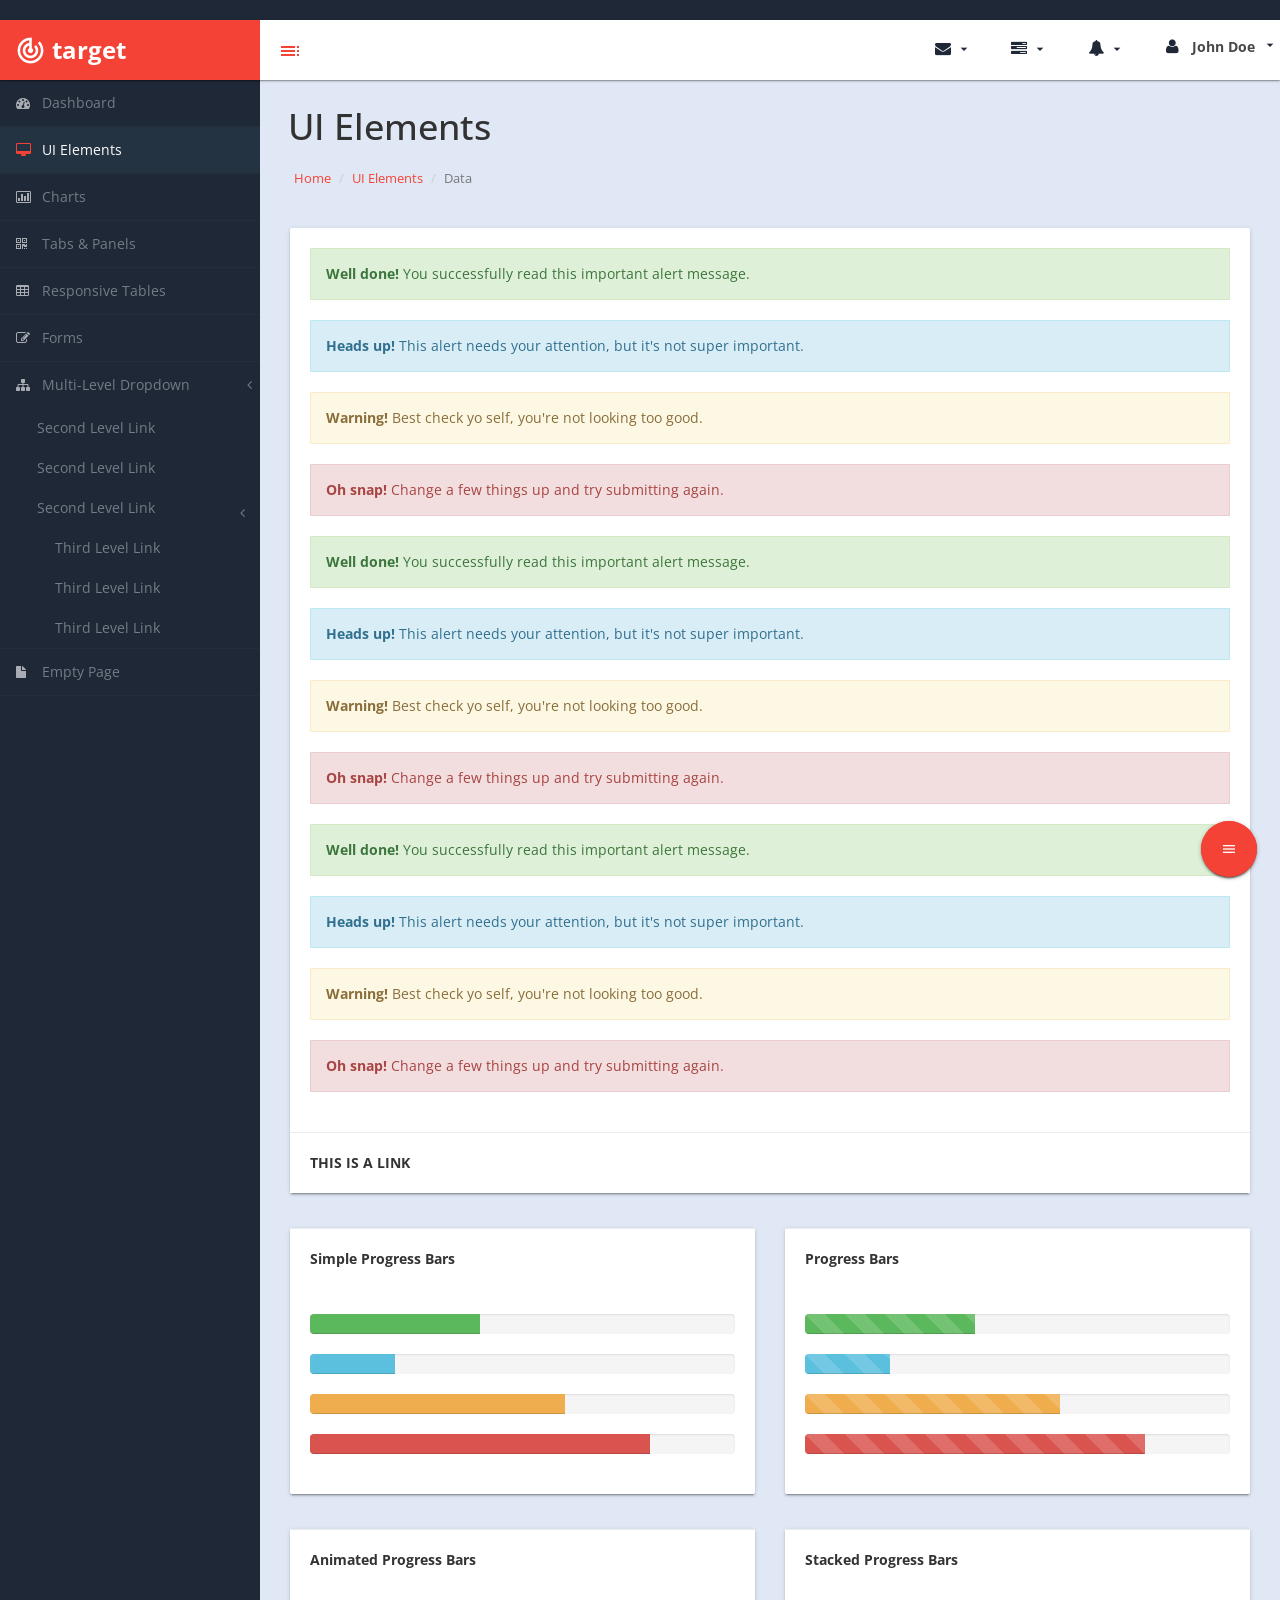
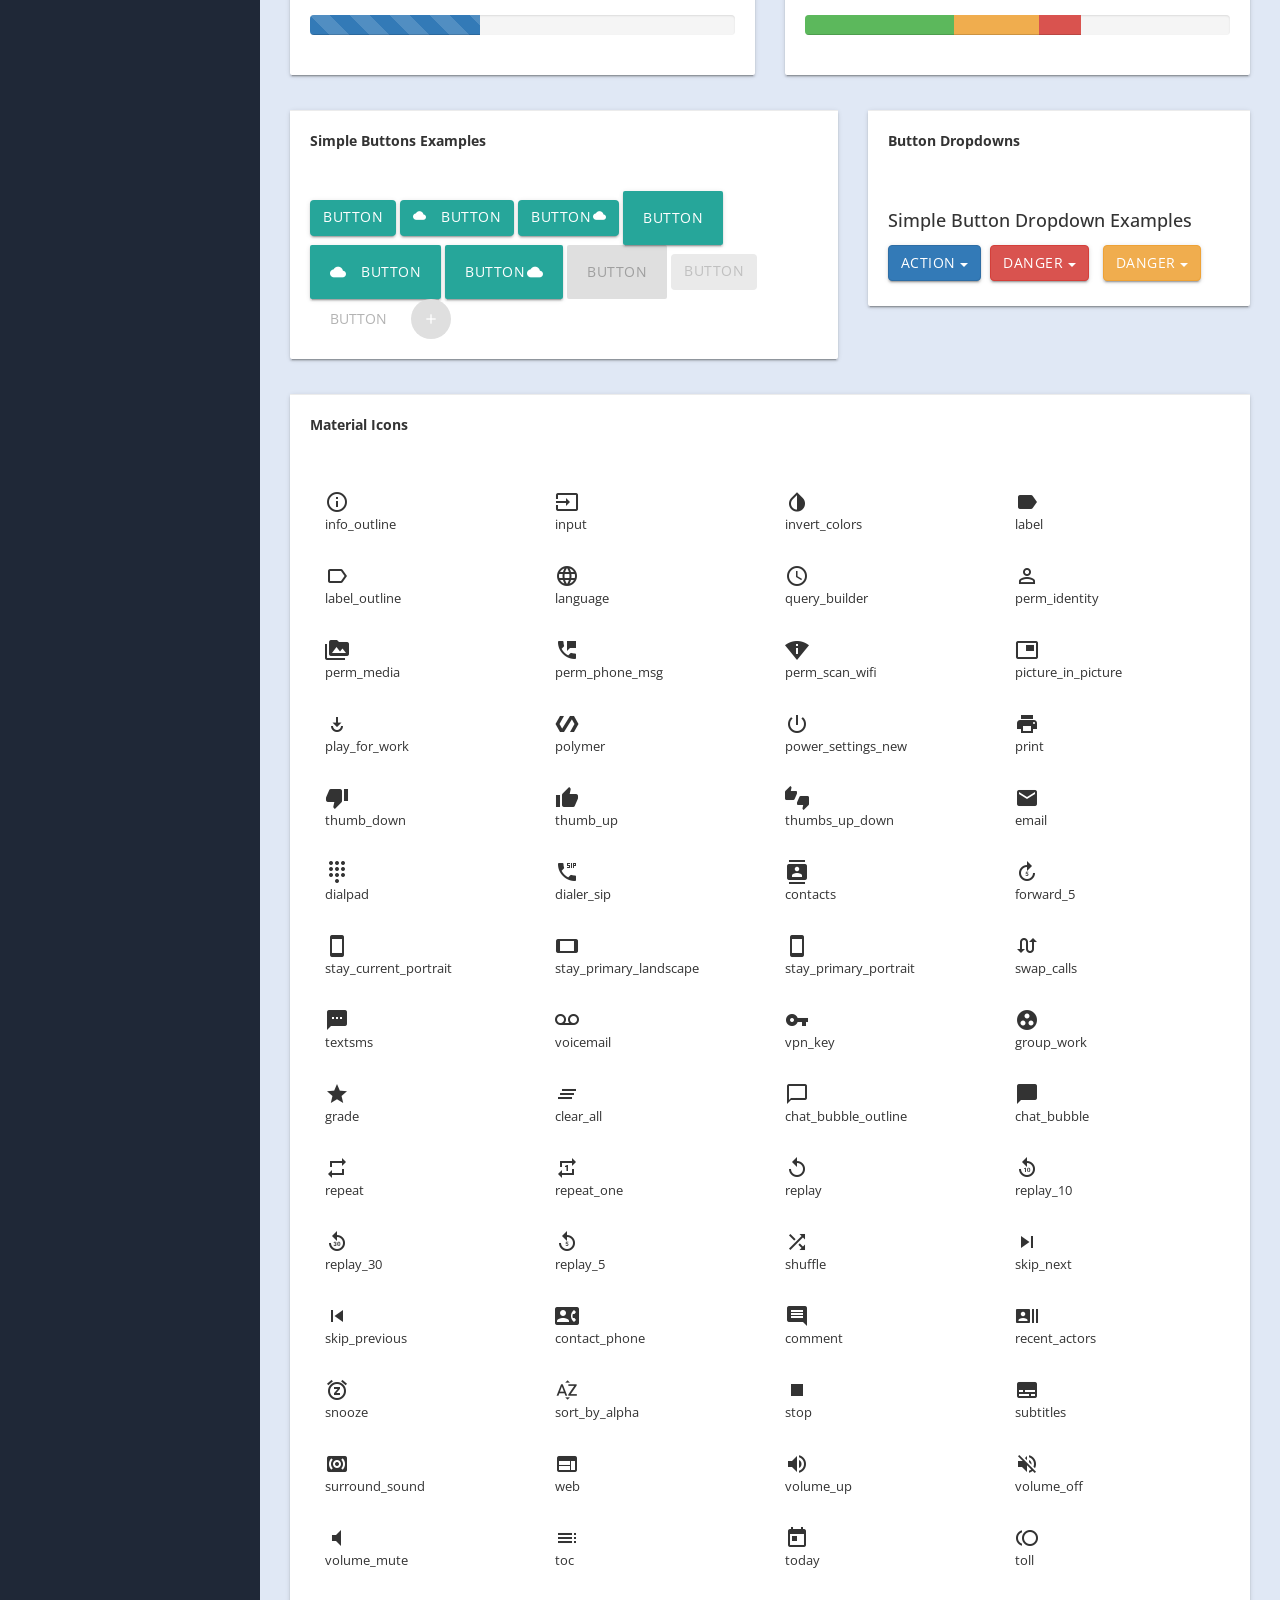
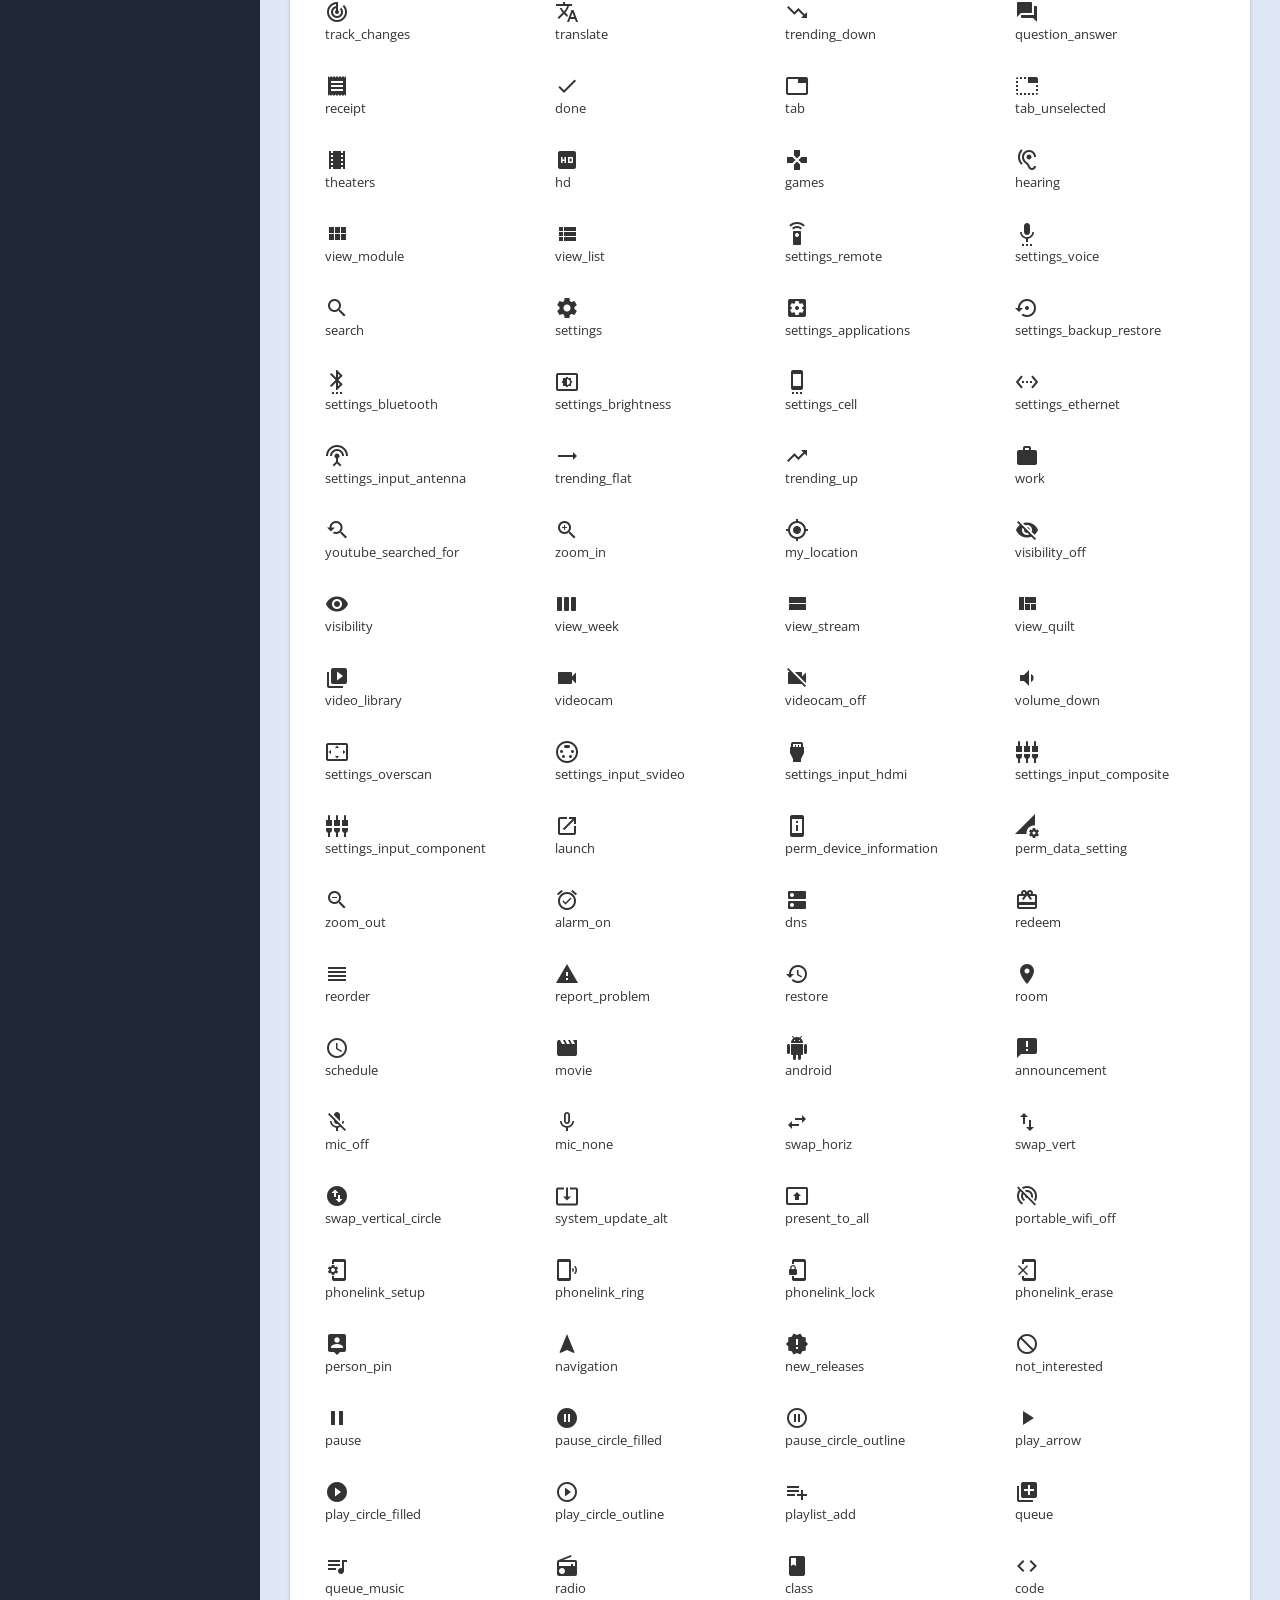
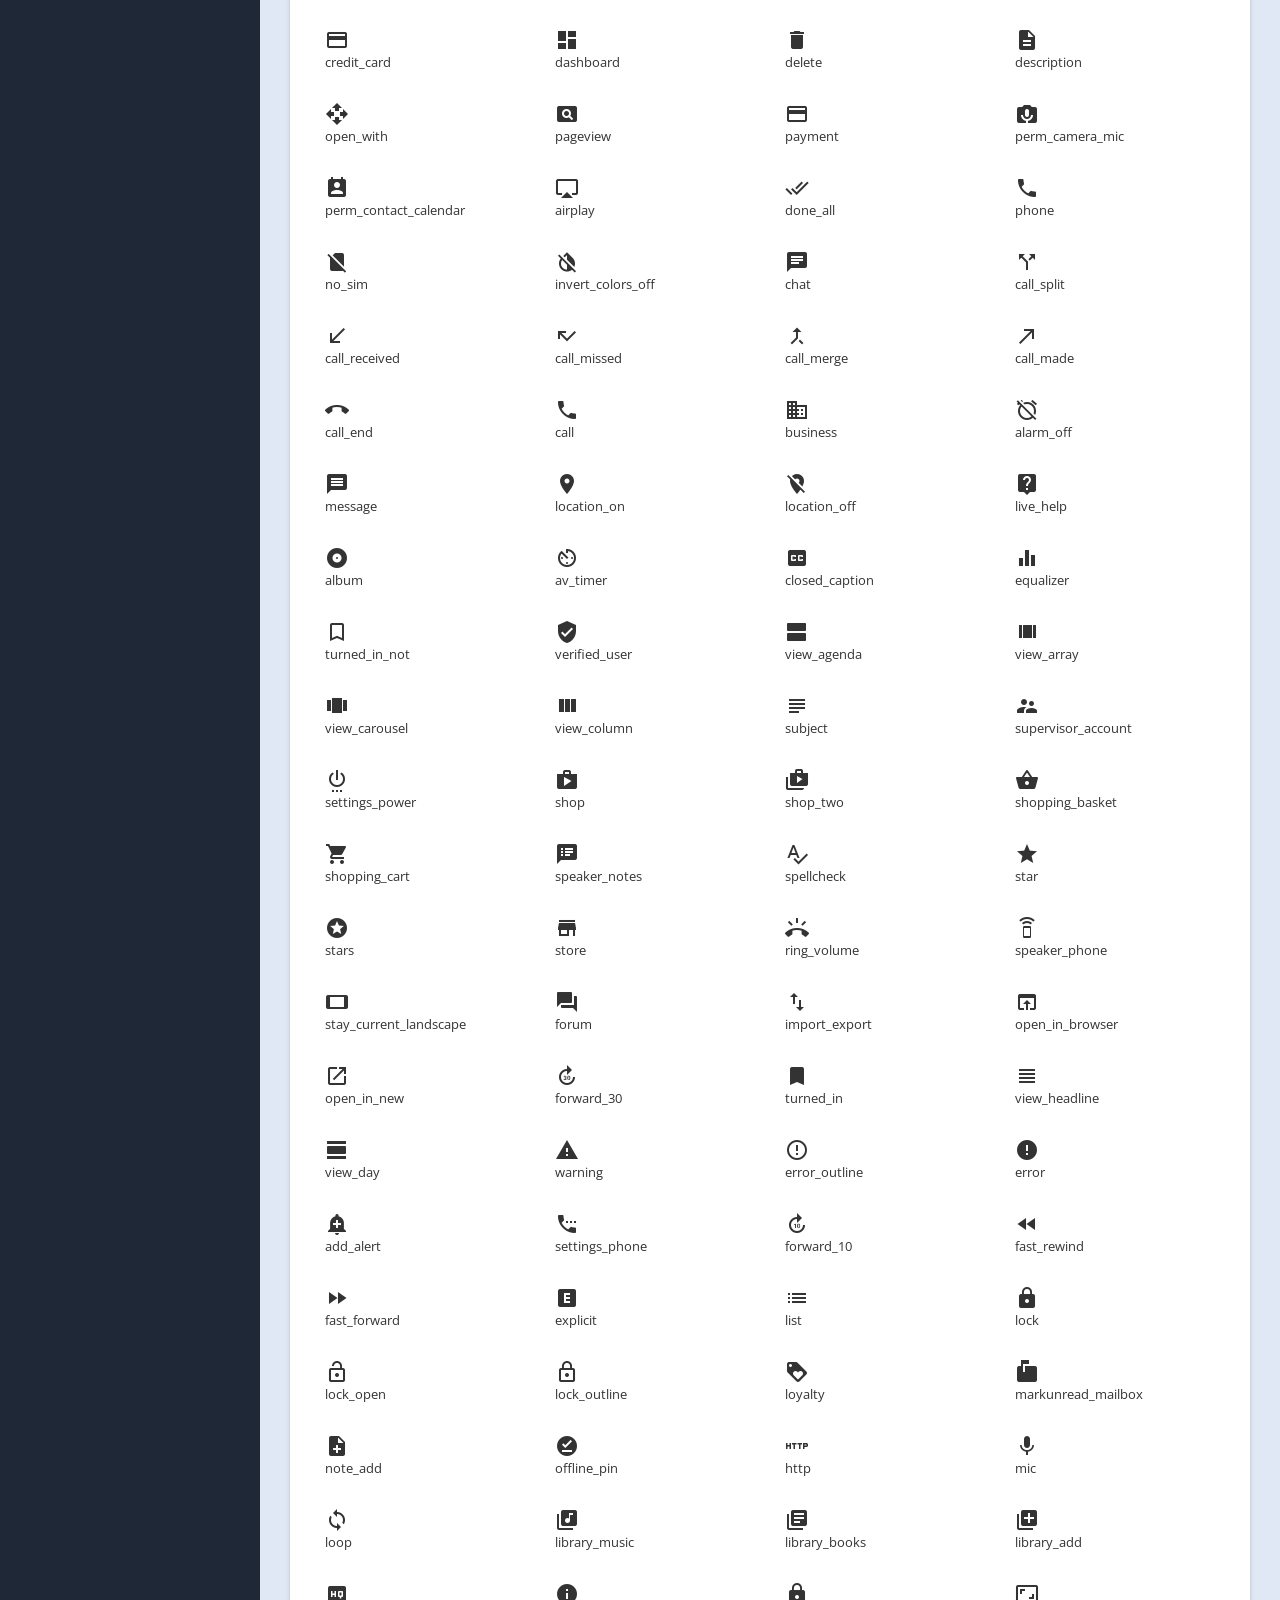
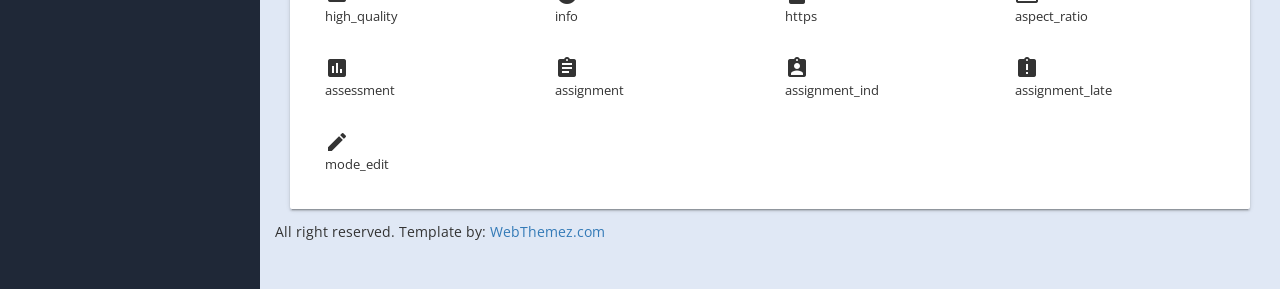
<file: src/main/webapp/target-free-admin-template/ui-elements.html>
﻿﻿<!DOCTYPE html>
<html xmlns="http://www.w3.org/1999/xhtml">

<head>
    <meta charset="utf-8" />
    <meta name="viewport" content="width=device-width, initial-scale=1.0" />
    <title>Target Material Design Bootstrap Admin Template</title>

    <link href="https://fonts.googleapis.com/icon?family=Material+Icons" rel="stylesheet">
    <link rel="stylesheet" href="assets/materialize/css/materialize.min.css" media="screen,projection" />
    <!-- Bootstrap Styles-->
    <link href="assets/css/bootstrap.css" rel="stylesheet" />
    <!-- FontAwesome Styles-->
    <link href="assets/css/font-awesome.css" rel="stylesheet" />
    <!-- Morris Chart Styles-->
    <link href="assets/js/morris/morris-0.4.3.min.css" rel="stylesheet" />
    <!-- Custom Styles-->
    <link href="assets/css/custom-styles.css" rel="stylesheet" />
    <!-- Google Fonts-->
    <link href='http://fonts.googleapis.com/css?family=Open+Sans' rel='stylesheet' type='text/css' />
    <link rel="stylesheet" href="assets/js/Lightweight-Chart/cssCharts.css">
</head>
<body>
<div id="wrapper">
    <nav class="navbar navbar-default top-navbar" role="navigation">
        <div class="navbar-header">
            <button type="button" class="navbar-toggle" data-toggle="collapse" data-target=".sidebar-collapse">
                <span class="sr-only">Toggle navigation</span>
                <span class="icon-bar"></span>
                <span class="icon-bar"></span>
                <span class="icon-bar"></span>
            </button>
            <a class="navbar-brand waves-effect waves-dark" href="index.html"><i class="large material-icons">track_changes</i> <strong>target</strong></a>

            <div id="sideNav" href=""><i class="material-icons dp48">toc</i></div>
        </div>

        <ul class="nav navbar-top-links navbar-right">
            <li><a class="dropdown-button waves-effect waves-dark" href="#!" data-activates="dropdown4"><i class="fa fa-envelope fa-fw"></i> <i class="material-icons right">arrow_drop_down</i></a></li>
            <li><a class="dropdown-button waves-effect waves-dark" href="#!" data-activates="dropdown3"><i class="fa fa-tasks fa-fw"></i> <i class="material-icons right">arrow_drop_down</i></a></li>
            <li><a class="dropdown-button waves-effect waves-dark" href="#!" data-activates="dropdown2"><i class="fa fa-bell fa-fw"></i> <i class="material-icons right">arrow_drop_down</i></a></li>
            <li><a class="dropdown-button waves-effect waves-dark" href="#!" data-activates="dropdown1"><i class="fa fa-user fa-fw"></i> <b>John Doe</b> <i class="material-icons right">arrow_drop_down</i></a></li>
        </ul>
    </nav>
    <!-- Dropdown Structure -->
    <ul id="dropdown1" class="dropdown-content">
        <li><a href="#"><i class="fa fa-user fa-fw"></i> My Profile</a>
        </li>
        <li><a href="#"><i class="fa fa-gear fa-fw"></i> Settings</a>
        </li>
        <li><a href="#"><i class="fa fa-sign-out fa-fw"></i> Logout</a>
        </li>
    </ul>
    <ul id="dropdown2" class="dropdown-content w250">
        <li>
            <a href="#">
                <div>
                    <i class="fa fa-comment fa-fw"></i> New Comment
                    <span class="pull-right text-muted small">4 min</span>
                </div>
            </a>
        </li>
        <li class="divider"></li>
        <li>
            <a href="#">
                <div>
                    <i class="fa fa-twitter fa-fw"></i> 3 New Followers
                    <span class="pull-right text-muted small">12 min</span>
                </div>
            </a>
        </li>
        <li class="divider"></li>
        <li>
            <a href="#">
                <div>
                    <i class="fa fa-envelope fa-fw"></i> Message Sent
                    <span class="pull-right text-muted small">4 min</span>
                </div>
            </a>
        </li>
        <li class="divider"></li>
        <li>
            <a href="#">
                <div>
                    <i class="fa fa-tasks fa-fw"></i> New Task
                    <span class="pull-right text-muted small">4 min</span>
                </div>
            </a>
        </li>
        <li class="divider"></li>
        <li>
            <a href="#">
                <div>
                    <i class="fa fa-upload fa-fw"></i> Server Rebooted
                    <span class="pull-right text-muted small">4 min</span>
                </div>
            </a>
        </li>
        <li class="divider"></li>
        <li>
            <a class="text-center" href="#">
                <strong>See All Alerts</strong>
                <i class="fa fa-angle-right"></i>
            </a>
        </li>
    </ul>
    <ul id="dropdown3" class="dropdown-content dropdown-tasks w250">
        <li>
            <a href="#">
                <div>
                    <p>
                        <strong>Task 1</strong>
                        <span class="pull-right text-muted">60% Complete</span>
                    </p>
                    <div class="progress progress-striped active">
                        <div class="progress-bar progress-bar-success" role="progressbar" aria-valuenow="60" aria-valuemin="0" aria-valuemax="100" style="width: 60%">
                            <span class="sr-only">60% Complete (success)</span>
                        </div>
                    </div>
                </div>
            </a>
        </li>
        <li class="divider"></li>
        <li>
            <a href="#">
                <div>
                    <p>
                        <strong>Task 2</strong>
                        <span class="pull-right text-muted">28% Complete</span>
                    </p>
                    <div class="progress progress-striped active">
                        <div class="progress-bar progress-bar-info" role="progressbar" aria-valuenow="28" aria-valuemin="0" aria-valuemax="100" style="width: 28%">
                            <span class="sr-only">28% Complete</span>
                        </div>
                    </div>
                </div>
            </a>
        </li>
        <li class="divider"></li>
        <li>
            <a href="#">
                <div>
                    <p>
                        <strong>Task 3</strong>
                        <span class="pull-right text-muted">60% Complete</span>
                    </p>
                    <div class="progress progress-striped active">
                        <div class="progress-bar progress-bar-warning" role="progressbar" aria-valuenow="60" aria-valuemin="0" aria-valuemax="100" style="width: 60%">
                            <span class="sr-only">60% Complete (warning)</span>
                        </div>
                    </div>
                </div>
            </a>
        </li>
        <li class="divider"></li>
        <li>
            <a href="#">
                <div>
                    <p>
                        <strong>Task 4</strong>
                        <span class="pull-right text-muted">85% Complete</span>
                    </p>
                    <div class="progress progress-striped active">
                        <div class="progress-bar progress-bar-danger" role="progressbar" aria-valuenow="85" aria-valuemin="0" aria-valuemax="100" style="width: 85%">
                            <span class="sr-only">85% Complete (danger)</span>
                        </div>
                    </div>
                </div>
            </a>
        </li>
        <li class="divider"></li>
        <li>
    </ul>
    <ul id="dropdown4" class="dropdown-content dropdown-tasks w250 taskList">
        <li>
            <div>
                <strong>John Doe</strong>
                <span class="pull-right text-muted">
                                        <em>Today</em>
                                    </span>
            </div>
            <p>Lorem Ipsum has been the industry's standard dummy text ever since the 1500s...</p>
            </a>
        </li>
        <li class="divider"></li>
        <li>
            <div>
                <strong>John Smith</strong>
                <span class="pull-right text-muted">
                                        <em>Yesterday</em>
                                    </span>
            </div>
            <p>Lorem Ipsum has been the industry's standard dummy text ever since an kwilnw...</p>
            </a>
        </li>
        <li class="divider"></li>
        <li>
            <a href="#">
                <div>
                    <strong>John Smith</strong>
                    <span class="pull-right text-muted">
                                        <em>Yesterday</em>
                                    </span>
                </div>
                <p>Lorem Ipsum has been the industry's standard dummy text ever since the...</p>
            </a>
        </li>
        <li class="divider"></li>
        <li>
            <a class="text-center" href="#">
                <strong>Read All Messages</strong>
                <i class="fa fa-angle-right"></i>
            </a>
        </li>
    </ul>
    <!--/. NAV TOP  -->
    <!--/. NAV TOP  -->
    <nav class="navbar-default navbar-side" role="navigation">
        <div class="sidebar-collapse">
            <ul class="nav" id="main-menu">

                <li>
                    <a href="index.html" class="waves-effect waves-dark"><i class="fa fa-dashboard"></i> Dashboard</a>
                </li>
                <li>
                    <a href="ui-elements.html" class="active-menu waves-effect waves-dark"><i class="fa fa-desktop"></i> UI Elements</a>
                </li>
                <li>
                    <a href="chart.html" class="waves-effect waves-dark"><i class="fa fa-bar-chart-o"></i> Charts</a>
                </li>
                <li>
                    <a href="tab-panel.html" class="waves-effect waves-dark"><i class="fa fa-qrcode"></i> Tabs & Panels</a>
                </li>

                <li>
                    <a href="table.html" class="waves-effect waves-dark"><i class="fa fa-table"></i> Responsive Tables</a>
                </li>
                <li>
                    <a href="form.html" class="waves-effect waves-dark"><i class="fa fa-edit"></i> Forms </a>
                </li>


                <li>
                    <a href="#" class="waves-effect waves-dark"><i class="fa fa-sitemap"></i> Multi-Level Dropdown<span class="fa arrow"></span></a>
                    <ul class="nav nav-second-level">
                        <li>
                            <a href="#">Second Level Link</a>
                        </li>
                        <li>
                            <a href="#">Second Level Link</a>
                        </li>
                        <li>
                            <a href="#">Second Level Link<span class="fa arrow"></span></a>
                            <ul class="nav nav-third-level">
                                <li>
                                    <a href="#">Third Level Link</a>
                                </li>
                                <li>
                                    <a href="#">Third Level Link</a>
                                </li>
                                <li>
                                    <a href="#">Third Level Link</a>
                                </li>

                            </ul>

                        </li>
                    </ul>
                </li>
                <li>
                    <a href="empty.html" class="waves-effect waves-dark"><i class="fa fa-fw fa-file"></i> Empty Page</a>
                </li>
            </ul>

        </div>

    </nav>
    <!-- /. NAV SIDE  -->
    <div id="page-wrapper">
        <div class="header">
            <h1 class="page-header">
                UI Elements
            </h1>
            <ol class="breadcrumb">
                <li><a href="#">Home</a></li>
                <li><a href="#">UI Elements </a></li>
                <li class="active">Data</li>
            </ol>

        </div>
        <div id="page-inner">


            <div class="row">

                <div class="col-md-12">
                    <div class="card">
                        <div class="card-content">
                            <div class="alert alert-success">
                                <strong>Well done!</strong> You successfully read this important alert message.
                            </div>
                            <div class="alert alert-info">
                                <strong>Heads up!</strong> This alert needs your attention, but it's not super important.
                            </div>
                            <div class="alert alert-warning">
                                <strong>Warning!</strong> Best check yo self, you're not looking too good.
                            </div>
                            <div class="alert alert-danger">
                                <strong>Oh snap!</strong> Change a few things up and try submitting again.
                            </div>
                            <div class="alert alert-success">
                                <strong>Well done!</strong> You successfully read this important alert message.
                            </div>
                            <div class="alert alert-info">
                                <strong>Heads up!</strong> This alert needs your attention, but it's not super important.
                            </div>
                            <div class="alert alert-warning">
                                <strong>Warning!</strong> Best check yo self, you're not looking too good.
                            </div>
                            <div class="alert alert-danger">
                                <strong>Oh snap!</strong> Change a few things up and try submitting again.
                            </div>
                            <div class="alert alert-success">
                                <strong>Well done!</strong> You successfully read this important alert message.
                            </div>
                            <div class="alert alert-info">
                                <strong>Heads up!</strong> This alert needs your attention, but it's not super important.
                            </div>
                            <div class="alert alert-warning">
                                <strong>Warning!</strong> Best check yo self, you're not looking too good.
                            </div>
                            <div class="alert alert-danger">
                                <strong>Oh snap!</strong> Change a few things up and try submitting again.
                            </div>
                        </div>
                        <div class="card-action">
                            <b>This is a link</b>
                        </div>
                    </div>
                </div>





            </div>

            <div class="row">
                <div class="col-md-6">
                    <div class="card">
                        <div class="card-action">
                            Simple Progress Bars
                        </div>

                        <div class="card-content">
                            <div class="progress">
                                <div class="progress-bar progress-bar-success" role="progressbar" aria-valuenow="40" aria-valuemin="0" aria-valuemax="100" style="width: 40%">
                                    <span class="sr-only">40% Complete (success)</span>
                                </div>
                            </div>
                            <div class="progress">
                                <div class="progress-bar progress-bar-info" role="progressbar" aria-valuenow="20" aria-valuemin="0" aria-valuemax="100" style="width: 20%">
                                    <span class="sr-only">20% Complete</span>
                                </div>
                            </div>
                            <div class="progress">
                                <div class="progress-bar progress-bar-warning" role="progressbar" aria-valuenow="60" aria-valuemin="0" aria-valuemax="100" style="width: 60%">
                                    <span class="sr-only">60% Complete (warning)</span>
                                </div>
                            </div>
                            <div class="progress">
                                <div class="progress-bar progress-bar-danger" role="progressbar" aria-valuenow="80" aria-valuemin="0" aria-valuemax="100" style="width: 80%">
                                    <span class="sr-only">80% Complete</span>
                                </div>
                            </div>
                        </div>
                    </div>
                </div>
                <div class="col-md-6">
                    <div class="card">
                        <div class="card-action">
                            Progress Bars
                        </div>

                        <div class="card-content">
                            <div class="progress progress-striped">
                                <div class="progress-bar progress-bar-success" role="progressbar" aria-valuenow="40" aria-valuemin="0" aria-valuemax="100" style="width: 40%">
                                    <span class="sr-only">40% Complete (success)</span>
                                </div>
                            </div>
                            <div class="progress progress-striped">
                                <div class="progress-bar progress-bar-info" role="progressbar" aria-valuenow="20" aria-valuemin="0" aria-valuemax="100" style="width: 20%">
                                    <span class="sr-only">20% Complete</span>
                                </div>
                            </div>
                            <div class="progress progress-striped">
                                <div class="progress-bar progress-bar-warning" role="progressbar" aria-valuenow="60" aria-valuemin="0" aria-valuemax="100" style="width: 60%">
                                    <span class="sr-only">60% Complete (warning)</span>
                                </div>
                            </div>
                            <div class="progress progress-striped">
                                <div class="progress-bar progress-bar-danger" role="progressbar" aria-valuenow="80" aria-valuemin="0" aria-valuemax="100" style="width: 80%">
                                    <span class="sr-only">80% Complete</span>
                                </div>
                            </div>
                        </div>
                    </div>
                </div>
            </div>
            <!-- /. ROW  -->
            <div class="row">
                <div class="col-md-6">
                    <div class="card">
                        <div class="card-action">
                            Animated Progress Bars
                        </div>

                        <div class="card-content">
                            <div class="progress progress-striped active">
                                <div class="progress-bar progress-bar-primary" role="progressbar" aria-valuenow="40" aria-valuemin="0" aria-valuemax="100" style="width: 40%">
                                    <span class="sr-only">40% Complete (success)</span>
                                </div>
                            </div>
                        </div>
                    </div>
                </div>
                <div class="col-md-6">
                    <div class="card">
                        <div class="card-action">
                            Stacked Progress Bars
                        </div>

                        <div class="card-content">
                            <div class="progress">
                                <div class="progress-bar progress-bar-success" style="width: 35%">
                                    <span class="sr-only">35% Complete (success)</span>
                                </div>
                                <div class="progress-bar progress-bar-warning" style="width: 20%">
                                    <span class="sr-only">20% Complete (warning)</span>
                                </div>
                                <div class="progress-bar progress-bar-danger" style="width: 10%">
                                    <span class="sr-only">10% Complete (danger)</span>
                                </div>
                            </div>
                        </div>
                    </div>
                </div>
            </div>
            <div class="row">

                <div class="col-md-7">
                    <div class="card">
                        <div class="card-action">
                            Simple Buttons Examples
                        </div>

                        <div class="card-content">

                            <a class="waves-effect waves-light btn">button</a>
                            <a class="waves-effect waves-light btn"><i class="material-icons left">cloud</i>button</a>
                            <a class="waves-effect waves-light btn"><i class="material-icons right">cloud</i>button</a>


                            <a class="waves-effect waves-light btn-large">Button</a>
                            <a class="waves-effect waves-light btn-large"><i class="material-icons left">cloud</i>button</a>
                            <a class="waves-effect waves-light btn-large"><i class="material-icons right">cloud</i>button</a>


                            <a class="btn-large disabled">Button</a>
                            <a class="btn disabled">Button</a>
                            <a class="btn-flat disabled">Button</a>
                            <a class="btn-floating disabled"><i class="material-icons">add</i></a>

                            <div class="fixed-action-btn toolbar">
                                <a class="btn-floating btn-large red">
                                    <i class="large material-icons">mode_edit</i>
                                </a>
                                <ul>
                                    <li class="waves-effect waves-light"><a href="#!"><i class="material-icons">insert_chart</i></a></li>
                                    <li class="waves-effect waves-light"><a href="#!"><i class="material-icons">format_quote</i></a></li>
                                    <li class="waves-effect waves-light"><a href="#!"><i class="material-icons">publish</i></a></li>
                                    <li class="waves-effect waves-light"><a href="#!"><i class="material-icons">attach_file</i></a></li>
                                </ul>
                            </div>
                            <div class="fixed-action-btn horizontal click-to-toggle">
                                <a class="btn-floating btn-large red">
                                    <i class="material-icons">menu</i>
                                </a>
                                <ul>
                                    <li><a class="btn-floating red"><i class="material-icons">insert_chart</i></a></li>
                                    <li><a class="btn-floating yellow darken-1"><i class="material-icons">format_quote</i></a></li>
                                    <li><a class="btn-floating green"><i class="material-icons">publish</i></a></li>
                                    <li><a class="btn-floating blue"><i class="material-icons">attach_file</i></a></li>
                                </ul>
                            </div>


                        </div>
                    </div>
                </div>
                <div class="col-md-5">
                    <div class="card">
                        <div class="card-action">
                            Button Dropdowns
                        </div>

                        <div class="card-content">
                            <h4>Simple Button Dropdown Examples </h4>
                            <div style="margin-top: 10px;">

                                <div class="btn-group">
                                    <button data-toggle="dropdown" class="btn btn-primary dropdown-toggle">Action <span class="caret"></span></button>
                                    <ul class="dropdown-menu">
                                        <li><a href="#">Action</a></li>
                                        <li><a href="#">Another action</a></li>
                                        <li><a href="#">Something else here</a></li>
                                        <li class="divider"></li>
                                        <li><a href="#">Separated link</a></li>
                                    </ul>
                                </div>
                                <div style="margin:5px;" class="btn-group">
                                    <button data-toggle="dropdown" class="btn btn-danger dropdown-toggle">Danger <span class="caret"></span></button>
                                    <ul class="dropdown-menu">
                                        <li><a href="#">Action</a></li>
                                        <li><a href="#">Another action</a></li>
                                        <li><a href="#">Something else here</a></li>
                                        <li class="divider"></li>
                                        <li><a href="#">Separated link</a></li>
                                    </ul>
                                </div>
                                <div style="margin:5px;" class="btn-group">
                                    <button data-toggle="dropdown" class="btn btn-warning dropdown-toggle">Danger <span class="caret"></span></button>
                                    <ul class="dropdown-menu">
                                        <li><a href="#">Action</a></li>
                                        <li><a href="#">Another action</a></li>
                                        <li><a href="#">Something else here</a></li>
                                        <li class="divider"></li>
                                        <li><a href="#">Separated link</a></li>
                                    </ul>
                                </div>

                            </div>

                        </div>
                    </div>
                </div>
            </div>
            <!-- /. ROW  -->

            <div class="row">
                <div class="col-md-12">
                    <div class="card">
                        <div class="card-action">
                            Material Icons
                        </div>
                        <div class="card-content">

                            <div class="icon-preview col s6 m3"><i class="material-icons dp48">info_outline</i><span>info_outline</span></div>
                            <div class="icon-preview col s6 m3"><i class="material-icons dp48">input</i><span>input</span></div>
                            <div class="icon-preview col s6 m3"><i class="material-icons dp48">invert_colors</i><span>invert_colors</span></div>
                            <div class="icon-preview col s6 m3"><i class="material-icons dp48">label</i><span>label</span></div>
                            <div class="icon-preview col s6 m3"><i class="material-icons dp48">label_outline</i><span>label_outline</span></div>
                            <div class="icon-preview col s6 m3"><i class="material-icons dp48">language</i><span>language</span></div>
                            <div class="icon-preview col s6 m3"><i class="material-icons dp48">query_builder</i><span>query_builder</span></div>
                            <div class="icon-preview col s6 m3"><i class="material-icons dp48">perm_identity</i><span>perm_identity</span></div>
                            <div class="icon-preview col s6 m3"><i class="material-icons dp48">perm_media</i><span>perm_media</span></div>
                            <div class="icon-preview col s6 m3"><i class="material-icons dp48">perm_phone_msg</i><span>perm_phone_msg</span></div>
                            <div class="icon-preview col s6 m3"><i class="material-icons dp48">perm_scan_wifi</i><span>perm_scan_wifi</span></div>
                            <div class="icon-preview col s6 m3"><i class="material-icons dp48">picture_in_picture</i><span>picture_in_picture</span></div>
                            <div class="icon-preview col s6 m3"><i class="material-icons dp48">play_for_work</i><span>play_for_work</span></div>
                            <div class="icon-preview col s6 m3"><i class="material-icons dp48">polymer</i><span>polymer</span></div>
                            <div class="icon-preview col s6 m3"><i class="material-icons dp48">power_settings_new</i><span>power_settings_new</span></div>
                            <div class="icon-preview col s6 m3"><i class="material-icons dp48">print</i><span>print</span></div>
                            <div class="icon-preview col s6 m3"><i class="material-icons dp48">thumb_down</i><span>thumb_down</span></div>
                            <div class="icon-preview col s6 m3"><i class="material-icons dp48">thumb_up</i><span>thumb_up</span></div>
                            <div class="icon-preview col s6 m3"><i class="material-icons dp48">thumbs_up_down</i><span>thumbs_up_down</span></div>
                            <div class="icon-preview col s6 m3"><i class="material-icons dp48">email</i><span>email</span></div>
                            <div class="icon-preview col s6 m3"><i class="material-icons dp48">dialpad</i><span>dialpad</span></div>
                            <div class="icon-preview col s6 m3"><i class="material-icons dp48">dialer_sip</i><span>dialer_sip</span></div>
                            <div class="icon-preview col s6 m3"><i class="material-icons dp48">contacts</i><span>contacts</span></div>
                            <div class="icon-preview col s6 m3"><i class="material-icons dp48">forward_5</i><span>forward_5</span></div>
                            <div class="icon-preview col s6 m3"><i class="material-icons dp48">stay_current_portrait</i><span>stay_current_portrait</span></div>
                            <div class="icon-preview col s6 m3"><i class="material-icons dp48">stay_primary_landscape</i><span>stay_primary_landscape</span></div>
                            <div class="icon-preview col s6 m3"><i class="material-icons dp48">stay_primary_portrait</i><span>stay_primary_portrait</span></div>
                            <div class="icon-preview col s6 m3"><i class="material-icons dp48">swap_calls</i><span>swap_calls</span></div>
                            <div class="icon-preview col s6 m3"><i class="material-icons dp48">textsms</i><span>textsms</span></div>
                            <div class="icon-preview col s6 m3"><i class="material-icons dp48">voicemail</i><span>voicemail</span></div>
                            <div class="icon-preview col s6 m3"><i class="material-icons dp48">vpn_key</i><span>vpn_key</span></div>
                            <div class="icon-preview col s6 m3"><i class="material-icons dp48">group_work</i><span>group_work</span></div>
                            <div class="icon-preview col s6 m3"><i class="material-icons dp48">grade</i><span>grade</span></div>
                            <div class="icon-preview col s6 m3"><i class="material-icons dp48">clear_all</i><span>clear_all</span></div>
                            <div class="icon-preview col s6 m3"><i class="material-icons dp48">chat_bubble_outline</i><span>chat_bubble_outline</span></div>
                            <div class="icon-preview col s6 m3"><i class="material-icons dp48">chat_bubble</i><span>chat_bubble</span></div>
                            <div class="icon-preview col s6 m3"><i class="material-icons dp48">repeat</i><span>repeat</span></div>
                            <div class="icon-preview col s6 m3"><i class="material-icons dp48">repeat_one</i><span>repeat_one</span></div>
                            <div class="icon-preview col s6 m3"><i class="material-icons dp48">replay</i><span>replay</span></div>
                            <div class="icon-preview col s6 m3"><i class="material-icons dp48">replay_10</i><span>replay_10</span></div>
                            <div class="icon-preview col s6 m3"><i class="material-icons dp48">replay_30</i><span>replay_30</span></div>
                            <div class="icon-preview col s6 m3"><i class="material-icons dp48">replay_5</i><span>replay_5</span></div>
                            <div class="icon-preview col s6 m3"><i class="material-icons dp48">shuffle</i><span>shuffle</span></div>
                            <div class="icon-preview col s6 m3"><i class="material-icons dp48">skip_next</i><span>skip_next</span></div>
                            <div class="icon-preview col s6 m3"><i class="material-icons dp48">skip_previous</i><span>skip_previous</span></div>
                            <div class="icon-preview col s6 m3"><i class="material-icons dp48">contact_phone</i><span>contact_phone</span></div>
                            <div class="icon-preview col s6 m3"><i class="material-icons dp48">comment</i><span>comment</span></div>
                            <div class="icon-preview col s6 m3"><i class="material-icons dp48">recent_actors</i><span>recent_actors</span></div>
                            <div class="icon-preview col s6 m3"><i class="material-icons dp48">snooze</i><span>snooze</span></div>
                            <div class="icon-preview col s6 m3"><i class="material-icons dp48">sort_by_alpha</i><span>sort_by_alpha</span></div>
                            <div class="icon-preview col s6 m3"><i class="material-icons dp48">stop</i><span>stop</span></div>
                            <div class="icon-preview col s6 m3"><i class="material-icons dp48">subtitles</i><span>subtitles</span></div>
                            <div class="icon-preview col s6 m3"><i class="material-icons dp48">surround_sound</i><span>surround_sound</span></div>
                            <div class="icon-preview col s6 m3"><i class="material-icons dp48">web</i><span>web</span></div>
                            <div class="icon-preview col s6 m3"><i class="material-icons dp48">volume_up</i><span>volume_up</span></div>
                            <div class="icon-preview col s6 m3"><i class="material-icons dp48">volume_off</i><span>volume_off</span></div>
                            <div class="icon-preview col s6 m3"><i class="material-icons dp48">volume_mute</i><span>volume_mute</span></div>
                            <div class="icon-preview col s6 m3"><i class="material-icons dp48">toc</i><span>toc</span></div>
                            <div class="icon-preview col s6 m3"><i class="material-icons dp48">today</i><span>today</span></div>
                            <div class="icon-preview col s6 m3"><i class="material-icons dp48">toll</i><span>toll</span></div>
                            <div class="icon-preview col s6 m3"><i class="material-icons dp48">track_changes</i><span>track_changes</span></div>
                            <div class="icon-preview col s6 m3"><i class="material-icons dp48">translate</i><span>translate</span></div>
                            <div class="icon-preview col s6 m3"><i class="material-icons dp48">trending_down</i><span>trending_down</span></div>
                            <div class="icon-preview col s6 m3"><i class="material-icons dp48">question_answer</i><span>question_answer</span></div>
                            <div class="icon-preview col s6 m3"><i class="material-icons dp48">receipt</i><span>receipt</span></div>
                            <div class="icon-preview col s6 m3"><i class="material-icons dp48">done</i><span>done</span></div>
                            <div class="icon-preview col s6 m3"><i class="material-icons dp48">tab</i><span>tab</span></div>
                            <div class="icon-preview col s6 m3"><i class="material-icons dp48">tab_unselected</i><span>tab_unselected</span></div>
                            <div class="icon-preview col s6 m3"><i class="material-icons dp48">theaters</i><span>theaters</span></div>
                            <div class="icon-preview col s6 m3"><i class="material-icons dp48">hd</i><span>hd</span></div>
                            <div class="icon-preview col s6 m3"><i class="material-icons dp48">games</i><span>games</span></div>
                            <div class="icon-preview col s6 m3"><i class="material-icons dp48">hearing</i><span>hearing</span></div>
                            <div class="icon-preview col s6 m3"><i class="material-icons dp48">view_module</i><span>view_module</span></div>
                            <div class="icon-preview col s6 m3"><i class="material-icons dp48">view_list</i><span>view_list</span></div>
                            <div class="icon-preview col s6 m3"><i class="material-icons dp48">settings_remote</i><span>settings_remote</span></div>
                            <div class="icon-preview col s6 m3"><i class="material-icons dp48">settings_voice</i><span>settings_voice</span></div>
                            <div class="icon-preview col s6 m3"><i class="material-icons dp48">search</i><span>search</span></div>
                            <div class="icon-preview col s6 m3"><i class="material-icons dp48">settings</i><span>settings</span></div>
                            <div class="icon-preview col s6 m3"><i class="material-icons dp48">settings_applications</i><span>settings_applications</span></div>
                            <div class="icon-preview col s6 m3"><i class="material-icons dp48">settings_backup_restore</i><span>settings_backup_restore</span></div>
                            <div class="icon-preview col s6 m3"><i class="material-icons dp48">settings_bluetooth</i><span>settings_bluetooth</span></div>
                            <div class="icon-preview col s6 m3"><i class="material-icons dp48">settings_brightness</i><span>settings_brightness</span></div>
                            <div class="icon-preview col s6 m3"><i class="material-icons dp48">settings_cell</i><span>settings_cell</span></div>
                            <div class="icon-preview col s6 m3"><i class="material-icons dp48">settings_ethernet</i><span>settings_ethernet</span></div>
                            <div class="icon-preview col s6 m3"><i class="material-icons dp48">settings_input_antenna</i><span>settings_input_antenna</span></div>
                            <div class="icon-preview col s6 m3"><i class="material-icons dp48">trending_flat</i><span>trending_flat</span></div>
                            <div class="icon-preview col s6 m3"><i class="material-icons dp48">trending_up</i><span>trending_up</span></div>
                            <div class="icon-preview col s6 m3"><i class="material-icons dp48">work</i><span>work</span></div>
                            <div class="icon-preview col s6 m3"><i class="material-icons dp48">youtube_searched_for</i><span>youtube_searched_for</span></div>
                            <div class="icon-preview col s6 m3"><i class="material-icons dp48">zoom_in</i><span>zoom_in</span></div>
                            <div class="icon-preview col s6 m3"><i class="material-icons dp48">my_location</i><span>my_location</span></div>
                            <div class="icon-preview col s6 m3"><i class="material-icons dp48">visibility_off</i><span>visibility_off</span></div>
                            <div class="icon-preview col s6 m3"><i class="material-icons dp48">visibility</i><span>visibility</span></div>
                            <div class="icon-preview col s6 m3"><i class="material-icons dp48">view_week</i><span>view_week</span></div>
                            <div class="icon-preview col s6 m3"><i class="material-icons dp48">view_stream</i><span>view_stream</span></div>
                            <div class="icon-preview col s6 m3"><i class="material-icons dp48">view_quilt</i><span>view_quilt</span></div>
                            <div class="icon-preview col s6 m3"><i class="material-icons dp48">video_library</i><span>video_library</span></div>
                            <div class="icon-preview col s6 m3"><i class="material-icons dp48">videocam</i><span>videocam</span></div>
                            <div class="icon-preview col s6 m3"><i class="material-icons dp48">videocam_off</i><span>videocam_off</span></div>
                            <div class="icon-preview col s6 m3"><i class="material-icons dp48">volume_down</i><span>volume_down</span></div>
                            <div class="icon-preview col s6 m3"><i class="material-icons dp48">settings_overscan</i><span>settings_overscan</span></div>
                            <div class="icon-preview col s6 m3"><i class="material-icons dp48">settings_input_svideo</i><span>settings_input_svideo</span></div>
                            <div class="icon-preview col s6 m3"><i class="material-icons dp48">settings_input_hdmi</i><span>settings_input_hdmi</span></div>
                            <div class="icon-preview col s6 m3"><i class="material-icons dp48">settings_input_composite</i><span>settings_input_composite</span></div>
                            <div class="icon-preview col s6 m3"><i class="material-icons dp48">settings_input_component</i><span>settings_input_component</span></div>
                            <div class="icon-preview col s6 m3"><i class="material-icons dp48">launch</i><span>launch</span></div>
                            <div class="icon-preview col s6 m3"><i class="material-icons dp48">perm_device_information</i><span>perm_device_information</span></div>
                            <div class="icon-preview col s6 m3"><i class="material-icons dp48">perm_data_setting</i><span>perm_data_setting</span></div>
                            <div class="icon-preview col s6 m3"><i class="material-icons dp48">zoom_out</i><span>zoom_out</span></div>
                            <div class="icon-preview col s6 m3"><i class="material-icons dp48">alarm_on</i><span>alarm_on</span></div>
                            <div class="icon-preview col s6 m3"><i class="material-icons dp48">dns</i><span>dns</span></div>
                            <div class="icon-preview col s6 m3"><i class="material-icons dp48">redeem</i><span>redeem</span></div>
                            <div class="icon-preview col s6 m3"><i class="material-icons dp48">reorder</i><span>reorder</span></div>
                            <div class="icon-preview col s6 m3"><i class="material-icons dp48">report_problem</i><span>report_problem</span></div>
                            <div class="icon-preview col s6 m3"><i class="material-icons dp48">restore</i><span>restore</span></div>
                            <div class="icon-preview col s6 m3"><i class="material-icons dp48">room</i><span>room</span></div>
                            <div class="icon-preview col s6 m3"><i class="material-icons dp48">schedule</i><span>schedule</span></div>
                            <div class="icon-preview col s6 m3"><i class="material-icons dp48">movie</i><span>movie</span></div>
                            <div class="icon-preview col s6 m3"><i class="material-icons dp48">android</i><span>android</span></div>
                            <div class="icon-preview col s6 m3"><i class="material-icons dp48">announcement</i><span>announcement</span></div>
                            <div class="icon-preview col s6 m3"><i class="material-icons dp48">mic_off</i><span>mic_off</span></div>
                            <div class="icon-preview col s6 m3"><i class="material-icons dp48">mic_none</i><span>mic_none</span></div>
                            <div class="icon-preview col s6 m3"><i class="material-icons dp48">swap_horiz</i><span>swap_horiz</span></div>
                            <div class="icon-preview col s6 m3"><i class="material-icons dp48">swap_vert</i><span>swap_vert</span></div>
                            <div class="icon-preview col s6 m3"><i class="material-icons dp48">swap_vertical_circle</i><span>swap_vertical_circle</span></div>
                            <div class="icon-preview col s6 m3"><i class="material-icons dp48">system_update_alt</i><span>system_update_alt</span></div>
                            <div class="icon-preview col s6 m3"><i class="material-icons dp48">present_to_all</i><span>present_to_all</span></div>
                            <div class="icon-preview col s6 m3"><i class="material-icons dp48">portable_wifi_off</i><span>portable_wifi_off</span></div>
                            <div class="icon-preview col s6 m3"><i class="material-icons dp48">phonelink_setup</i><span>phonelink_setup</span></div>
                            <div class="icon-preview col s6 m3"><i class="material-icons dp48">phonelink_ring</i><span>phonelink_ring</span></div>
                            <div class="icon-preview col s6 m3"><i class="material-icons dp48">phonelink_lock</i><span>phonelink_lock</span></div>
                            <div class="icon-preview col s6 m3"><i class="material-icons dp48">phonelink_erase</i><span>phonelink_erase</span></div>
                            <div class="icon-preview col s6 m3"><i class="material-icons dp48">person_pin</i><span>person_pin</span></div>
                            <div class="icon-preview col s6 m3"><i class="material-icons dp48">navigation</i><span>navigation</span></div>
                            <div class="icon-preview col s6 m3"><i class="material-icons dp48">new_releases</i><span>new_releases</span></div>
                            <div class="icon-preview col s6 m3"><i class="material-icons dp48">not_interested</i><span>not_interested</span></div>
                            <div class="icon-preview col s6 m3"><i class="material-icons dp48">pause</i><span>pause</span></div>
                            <div class="icon-preview col s6 m3"><i class="material-icons dp48">pause_circle_filled</i><span>pause_circle_filled</span></div>
                            <div class="icon-preview col s6 m3"><i class="material-icons dp48">pause_circle_outline</i><span>pause_circle_outline</span></div>
                            <div class="icon-preview col s6 m3"><i class="material-icons dp48">play_arrow</i><span>play_arrow</span></div>
                            <div class="icon-preview col s6 m3"><i class="material-icons dp48">play_circle_filled</i><span>play_circle_filled</span></div>
                            <div class="icon-preview col s6 m3"><i class="material-icons dp48">play_circle_outline</i><span>play_circle_outline</span></div>
                            <div class="icon-preview col s6 m3"><i class="material-icons dp48">playlist_add</i><span>playlist_add</span></div>
                            <div class="icon-preview col s6 m3"><i class="material-icons dp48">queue</i><span>queue</span></div>
                            <div class="icon-preview col s6 m3"><i class="material-icons dp48">queue_music</i><span>queue_music</span></div>
                            <div class="icon-preview col s6 m3"><i class="material-icons dp48">radio</i><span>radio</span></div>
                            <div class="icon-preview col s6 m3"><i class="material-icons dp48">class</i><span>class</span></div>
                            <div class="icon-preview col s6 m3"><i class="material-icons dp48">code</i><span>code</span></div>
                            <div class="icon-preview col s6 m3"><i class="material-icons dp48">credit_card</i><span>credit_card</span></div>
                            <div class="icon-preview col s6 m3"><i class="material-icons dp48">dashboard</i><span>dashboard</span></div>
                            <div class="icon-preview col s6 m3"><i class="material-icons dp48">delete</i><span>delete</span></div>
                            <div class="icon-preview col s6 m3"><i class="material-icons dp48">description</i><span>description</span></div>
                            <div class="icon-preview col s6 m3"><i class="material-icons dp48">open_with</i><span>open_with</span></div>
                            <div class="icon-preview col s6 m3"><i class="material-icons dp48">pageview</i><span>pageview</span></div>
                            <div class="icon-preview col s6 m3"><i class="material-icons dp48">payment</i><span>payment</span></div>
                            <div class="icon-preview col s6 m3"><i class="material-icons dp48">perm_camera_mic</i><span>perm_camera_mic</span></div>
                            <div class="icon-preview col s6 m3"><i class="material-icons dp48">perm_contact_calendar</i><span>perm_contact_calendar</span></div>
                            <div class="icon-preview col s6 m3"><i class="material-icons dp48">airplay</i><span>airplay</span></div>
                            <div class="icon-preview col s6 m3"><i class="material-icons dp48">done_all</i><span>done_all</span></div>
                            <div class="icon-preview col s6 m3"><i class="material-icons dp48">phone</i><span>phone</span></div>
                            <div class="icon-preview col s6 m3"><i class="material-icons dp48">no_sim</i><span>no_sim</span></div>
                            <div class="icon-preview col s6 m3"><i class="material-icons dp48">invert_colors_off</i><span>invert_colors_off</span></div>
                            <div class="icon-preview col s6 m3"><i class="material-icons dp48">chat</i><span>chat</span></div>
                            <div class="icon-preview col s6 m3"><i class="material-icons dp48">call_split</i><span>call_split</span></div>
                            <div class="icon-preview col s6 m3"><i class="material-icons dp48">call_received</i><span>call_received</span></div>
                            <div class="icon-preview col s6 m3"><i class="material-icons dp48">call_missed</i><span>call_missed</span></div>
                            <div class="icon-preview col s6 m3"><i class="material-icons dp48">call_merge</i><span>call_merge</span></div>
                            <div class="icon-preview col s6 m3"><i class="material-icons dp48">call_made</i><span>call_made</span></div>
                            <div class="icon-preview col s6 m3"><i class="material-icons dp48">call_end</i><span>call_end</span></div>
                            <div class="icon-preview col s6 m3"><i class="material-icons dp48">call</i><span>call</span></div>
                            <div class="icon-preview col s6 m3"><i class="material-icons dp48">business</i><span>business</span></div>
                            <div class="icon-preview col s6 m3"><i class="material-icons dp48">alarm_off</i><span>alarm_off</span></div>
                            <div class="icon-preview col s6 m3"><i class="material-icons dp48">message</i><span>message</span></div>
                            <div class="icon-preview col s6 m3"><i class="material-icons dp48">location_on</i><span>location_on</span></div>
                            <div class="icon-preview col s6 m3"><i class="material-icons dp48">location_off</i><span>location_off</span></div>
                            <div class="icon-preview col s6 m3"><i class="material-icons dp48">live_help</i><span>live_help</span></div>
                            <div class="icon-preview col s6 m3"><i class="material-icons dp48">album</i><span>album</span></div>
                            <div class="icon-preview col s6 m3"><i class="material-icons dp48">av_timer</i><span>av_timer</span></div>
                            <div class="icon-preview col s6 m3"><i class="material-icons dp48">closed_caption</i><span>closed_caption</span></div>
                            <div class="icon-preview col s6 m3"><i class="material-icons dp48">equalizer</i><span>equalizer</span></div>
                            <div class="icon-preview col s6 m3"><i class="material-icons dp48">turned_in_not</i><span>turned_in_not</span></div>
                            <div class="icon-preview col s6 m3"><i class="material-icons dp48">verified_user</i><span>verified_user</span></div>
                            <div class="icon-preview col s6 m3"><i class="material-icons dp48">view_agenda</i><span>view_agenda</span></div>
                            <div class="icon-preview col s6 m3"><i class="material-icons dp48">view_array</i><span>view_array</span></div>
                            <div class="icon-preview col s6 m3"><i class="material-icons dp48">view_carousel</i><span>view_carousel</span></div>
                            <div class="icon-preview col s6 m3"><i class="material-icons dp48">view_column</i><span>view_column</span></div>
                            <div class="icon-preview col s6 m3"><i class="material-icons dp48">subject</i><span>subject</span></div>
                            <div class="icon-preview col s6 m3"><i class="material-icons dp48">supervisor_account</i><span>supervisor_account</span></div>
                            <div class="icon-preview col s6 m3"><i class="material-icons dp48">settings_power</i><span>settings_power</span></div>
                            <div class="icon-preview col s6 m3"><i class="material-icons dp48">shop</i><span>shop</span></div>
                            <div class="icon-preview col s6 m3"><i class="material-icons dp48">shop_two</i><span>shop_two</span></div>
                            <div class="icon-preview col s6 m3"><i class="material-icons dp48">shopping_basket</i><span>shopping_basket</span></div>
                            <div class="icon-preview col s6 m3"><i class="material-icons dp48">shopping_cart</i><span>shopping_cart</span></div>
                            <div class="icon-preview col s6 m3"><i class="material-icons dp48">speaker_notes</i><span>speaker_notes</span></div>
                            <div class="icon-preview col s6 m3"><i class="material-icons dp48">spellcheck</i><span>spellcheck</span></div>
                            <div class="icon-preview col s6 m3"><i class="material-icons dp48">star</i><span>star</span></div>
                            <div class="icon-preview col s6 m3"><i class="material-icons dp48">stars</i><span>stars</span></div>
                            <div class="icon-preview col s6 m3"><i class="material-icons dp48">store</i><span>store</span></div>
                            <div class="icon-preview col s6 m3"><i class="material-icons dp48">ring_volume</i><span>ring_volume</span></div>
                            <div class="icon-preview col s6 m3"><i class="material-icons dp48">speaker_phone</i><span>speaker_phone</span></div>
                            <div class="icon-preview col s6 m3"><i class="material-icons dp48">stay_current_landscape</i><span>stay_current_landscape</span></div>
                            <div class="icon-preview col s6 m3"><i class="material-icons dp48">forum</i><span>forum</span></div>
                            <div class="icon-preview col s6 m3"><i class="material-icons dp48">import_export</i><span>import_export</span></div>
                            <div class="icon-preview col s6 m3"><i class="material-icons dp48">open_in_browser</i><span>open_in_browser</span></div>
                            <div class="icon-preview col s6 m3"><i class="material-icons dp48">open_in_new</i><span>open_in_new</span></div>
                            <div class="icon-preview col s6 m3"><i class="material-icons dp48">forward_30</i><span>forward_30</span></div>
                            <div class="icon-preview col s6 m3"><i class="material-icons dp48">turned_in</i><span>turned_in</span></div>
                            <div class="icon-preview col s6 m3"><i class="material-icons dp48">view_headline</i><span>view_headline</span></div>
                            <div class="icon-preview col s6 m3"><i class="material-icons dp48">view_day</i><span>view_day</span></div>
                            <div class="icon-preview col s6 m3"><i class="material-icons dp48">warning</i><span>warning</span></div>
                            <div class="icon-preview col s6 m3"><i class="material-icons dp48">error_outline</i><span>error_outline</span></div>
                            <div class="icon-preview col s6 m3"><i class="material-icons dp48">error</i><span>error</span></div>
                            <div class="icon-preview col s6 m3"><i class="material-icons dp48">add_alert</i><span>add_alert</span></div>
                            <div class="icon-preview col s6 m3"><i class="material-icons dp48">settings_phone</i><span>settings_phone</span></div>
                            <div class="icon-preview col s6 m3"><i class="material-icons dp48">forward_10</i><span>forward_10</span></div>
                            <div class="icon-preview col s6 m3"><i class="material-icons dp48">fast_rewind</i><span>fast_rewind</span></div>
                            <div class="icon-preview col s6 m3"><i class="material-icons dp48">fast_forward</i><span>fast_forward</span></div>
                            <div class="icon-preview col s6 m3"><i class="material-icons dp48">explicit</i><span>explicit</span></div>
                            <div class="icon-preview col s6 m3"><i class="material-icons dp48">list</i><span>list</span></div>
                            <div class="icon-preview col s6 m3"><i class="material-icons dp48">lock</i><span>lock</span></div>
                            <div class="icon-preview col s6 m3"><i class="material-icons dp48">lock_open</i><span>lock_open</span></div>
                            <div class="icon-preview col s6 m3"><i class="material-icons dp48">lock_outline</i><span>lock_outline</span></div>
                            <div class="icon-preview col s6 m3"><i class="material-icons dp48">loyalty</i><span>loyalty</span></div>
                            <div class="icon-preview col s6 m3"><i class="material-icons dp48">markunread_mailbox</i><span>markunread_mailbox</span></div>
                            <div class="icon-preview col s6 m3"><i class="material-icons dp48">note_add</i><span>note_add</span></div>
                            <div class="icon-preview col s6 m3"><i class="material-icons dp48">offline_pin</i><span>offline_pin</span></div>
                            <div class="icon-preview col s6 m3"><i class="material-icons dp48">http</i><span>http</span></div>
                            <div class="icon-preview col s6 m3"><i class="material-icons dp48">mic</i><span>mic</span></div>
                            <div class="icon-preview col s6 m3"><i class="material-icons dp48">loop</i><span>loop</span></div>
                            <div class="icon-preview col s6 m3"><i class="material-icons dp48">library_music</i><span>library_music</span></div>
                            <div class="icon-preview col s6 m3"><i class="material-icons dp48">library_books</i><span>library_books</span></div>
                            <div class="icon-preview col s6 m3"><i class="material-icons dp48">library_add</i><span>library_add</span></div>
                            <div class="icon-preview col s6 m3"><i class="material-icons dp48">high_quality</i><span>high_quality</span></div>
                            <div class="icon-preview col s6 m3"><i class="material-icons dp48">info</i><span>info</span></div>
                            <div class="icon-preview col s6 m3"><i class="material-icons dp48">https</i><span>https</span></div>
                            <div class="icon-preview col s6 m3"><i class="material-icons dp48">aspect_ratio</i><span>aspect_ratio</span></div>
                            <div class="icon-preview col s6 m3"><i class="material-icons dp48">assessment</i><span>assessment</span></div>
                            <div class="icon-preview col s6 m3"><i class="material-icons dp48">assignment</i><span>assignment</span></div>
                            <div class="icon-preview col s6 m3"><i class="material-icons dp48">assignment_ind</i><span>assignment_ind</span></div>
                            <div class="icon-preview col s6 m3"><i class="material-icons dp48">assignment_late</i><span>assignment_late</span></div>
                            <div class="icon-preview col s6 m3"><i class="material-icons dp48">mode_edit</i><span>mode_edit</span></div>
                            <div class="clearBoth"></div>
                        </div>
                    </div>
                </div>
                <footer><p>All right reserved. Template by: <a href="https://webthemez.com/admin-template/">WebThemez.com</a></p></footer>
            </div>
            <!-- /. PAGE INNER  -->
        </div>
        <!-- /. PAGE WRAPPER  -->
    </div>
    <!-- /. WRAPPER  -->
    <!-- JS Scripts-->
    <!-- jQuery Js -->
    <script src="assets/js/jquery-1.10.2.js"></script>

    <!-- Bootstrap Js -->
    <script src="assets/js/bootstrap.min.js"></script>

    <script src="assets/materialize/js/materialize.min.js"></script>

    <!-- Metis Menu Js -->
    <script src="assets/js/jquery.metisMenu.js"></script>
    <!-- Morris Chart Js -->
    <script src="assets/js/morris/raphael-2.1.0.min.js"></script>
    <script src="assets/js/morris/morris.js"></script>


    <script src="assets/js/easypiechart.js"></script>
    <script src="assets/js/easypiechart-data.js"></script>

    <script src="assets/js/Lightweight-Chart/jquery.chart.js"></script>

    <!-- Custom Js -->
    <script src="assets/js/custom-scripts.js"></script>


</body>

</html>
</file>
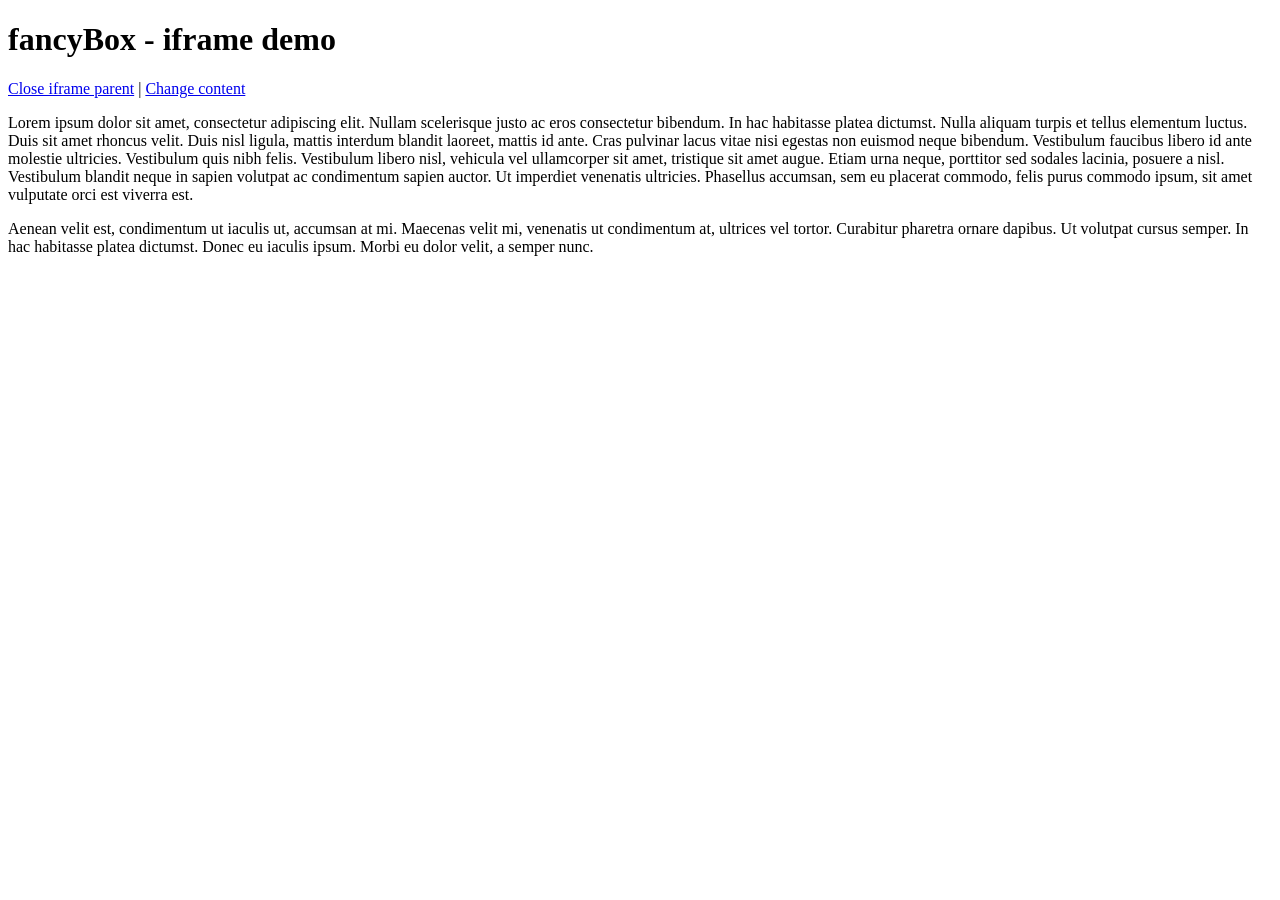
<file: src/main/webapp/Metronic-Shop-UI-master/theme/assets/plugins/fancybox/demo/iframe.html>
<!DOCTYPE html>
<html>
<head>
	<title>fancyBox - iframe demo</title>
	<meta http-equiv="Content-Type" content="text/html; charset=UTF-8" />
</head>
<body>
	<h1>fancyBox - iframe demo</h1>

	<p>
		<a href="javascript:parent.jQuery.fancybox.close();">Close iframe parent</a>

		|

		<a href="javascript:parent.jQuery.fancybox.open({href : '1_b.jpg', title : 'My title'});">Change content</a>
	</p>

	<p>
		Lorem ipsum dolor sit amet, consectetur adipiscing elit. Nullam scelerisque justo ac eros consectetur bibendum. In hac habitasse platea dictumst. Nulla aliquam turpis et tellus elementum luctus. Duis sit amet rhoncus velit. Duis nisl ligula, mattis interdum blandit laoreet, mattis id ante. Cras pulvinar lacus vitae nisi egestas non euismod neque bibendum. Vestibulum faucibus libero id ante molestie ultricies. Vestibulum quis nibh felis. Vestibulum libero nisl, vehicula vel ullamcorper sit amet, tristique sit amet augue. Etiam urna neque, porttitor sed sodales lacinia, posuere a nisl. Vestibulum blandit neque in sapien volutpat ac condimentum sapien auctor. Ut imperdiet venenatis ultricies. Phasellus accumsan, sem eu placerat commodo, felis purus commodo ipsum, sit amet vulputate orci est viverra est.
	</p>

	<p>
		Aenean velit est, condimentum ut iaculis ut, accumsan at mi. Maecenas velit mi, venenatis ut condimentum at, ultrices vel tortor. Curabitur pharetra ornare dapibus. Ut volutpat cursus semper. In hac habitasse platea dictumst. Donec eu iaculis ipsum. Morbi eu dolor velit, a semper nunc.
	</p>
</body>
</html>
</file>
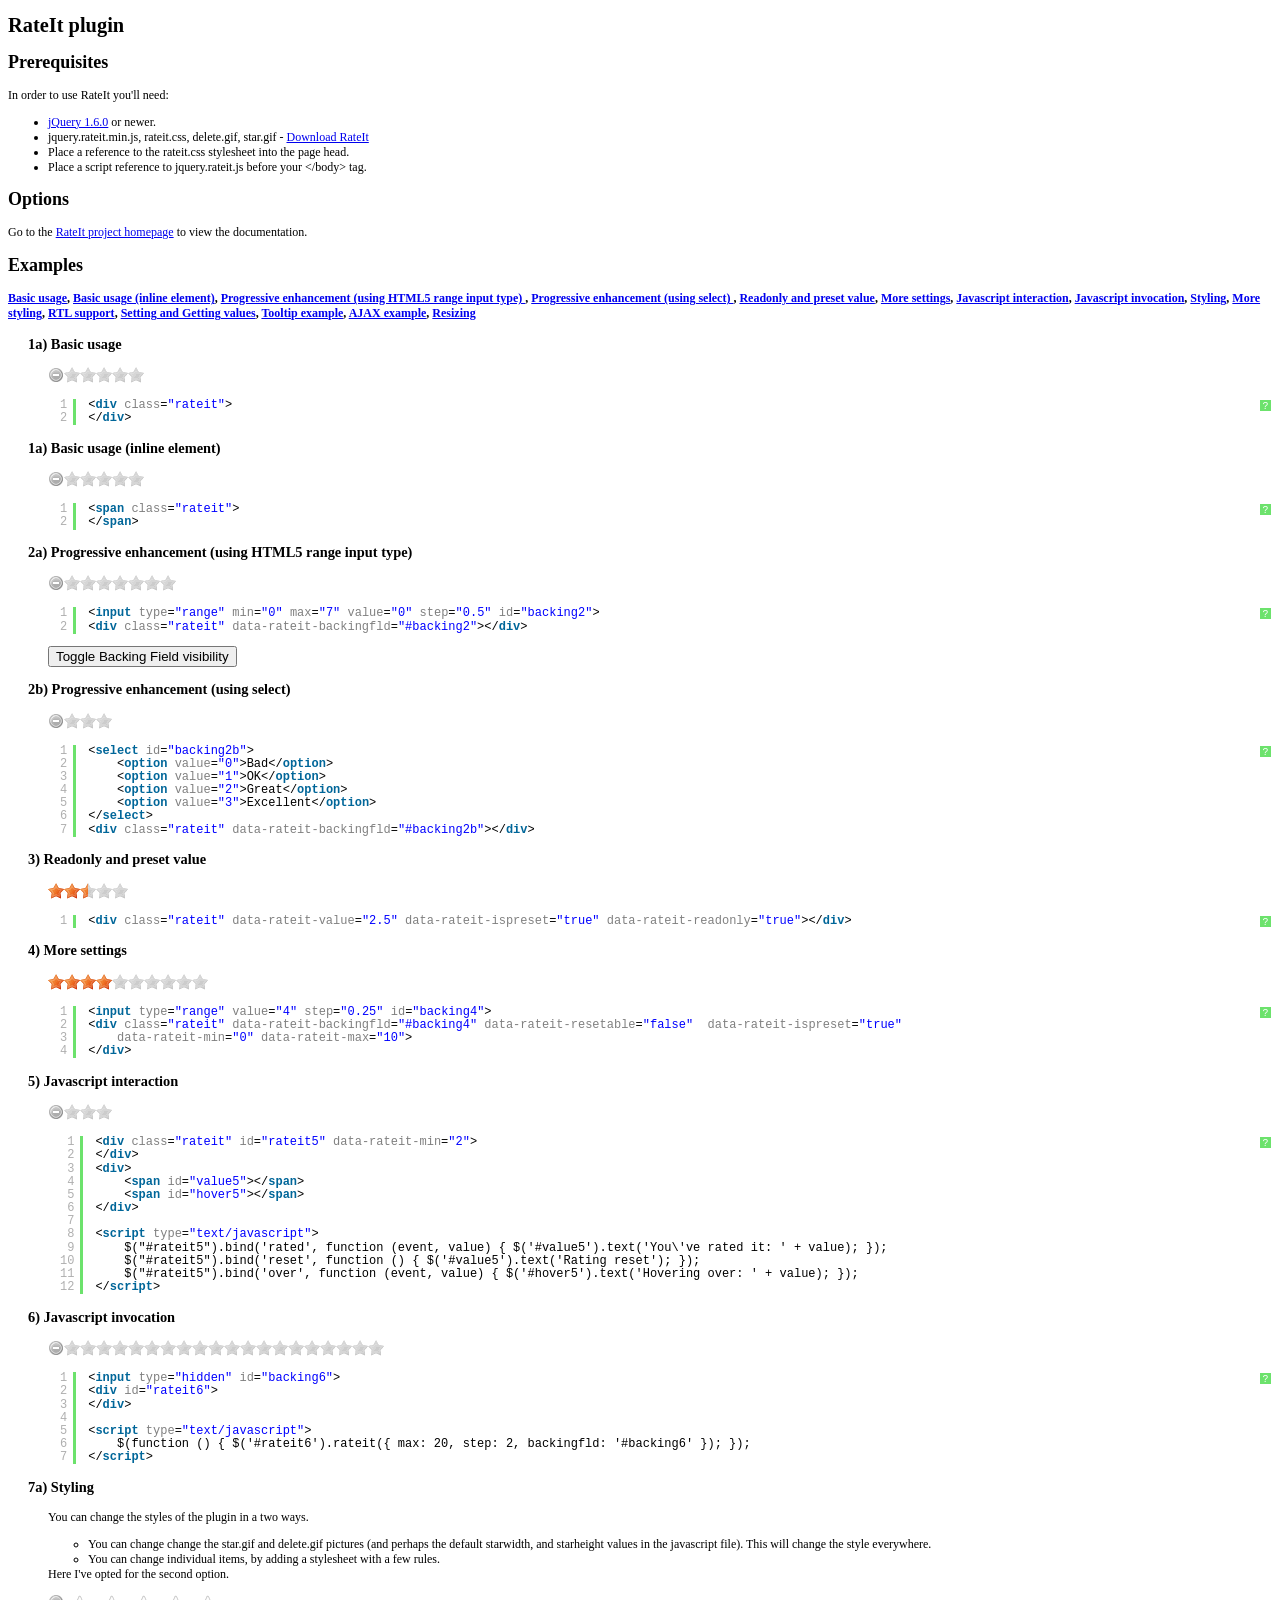
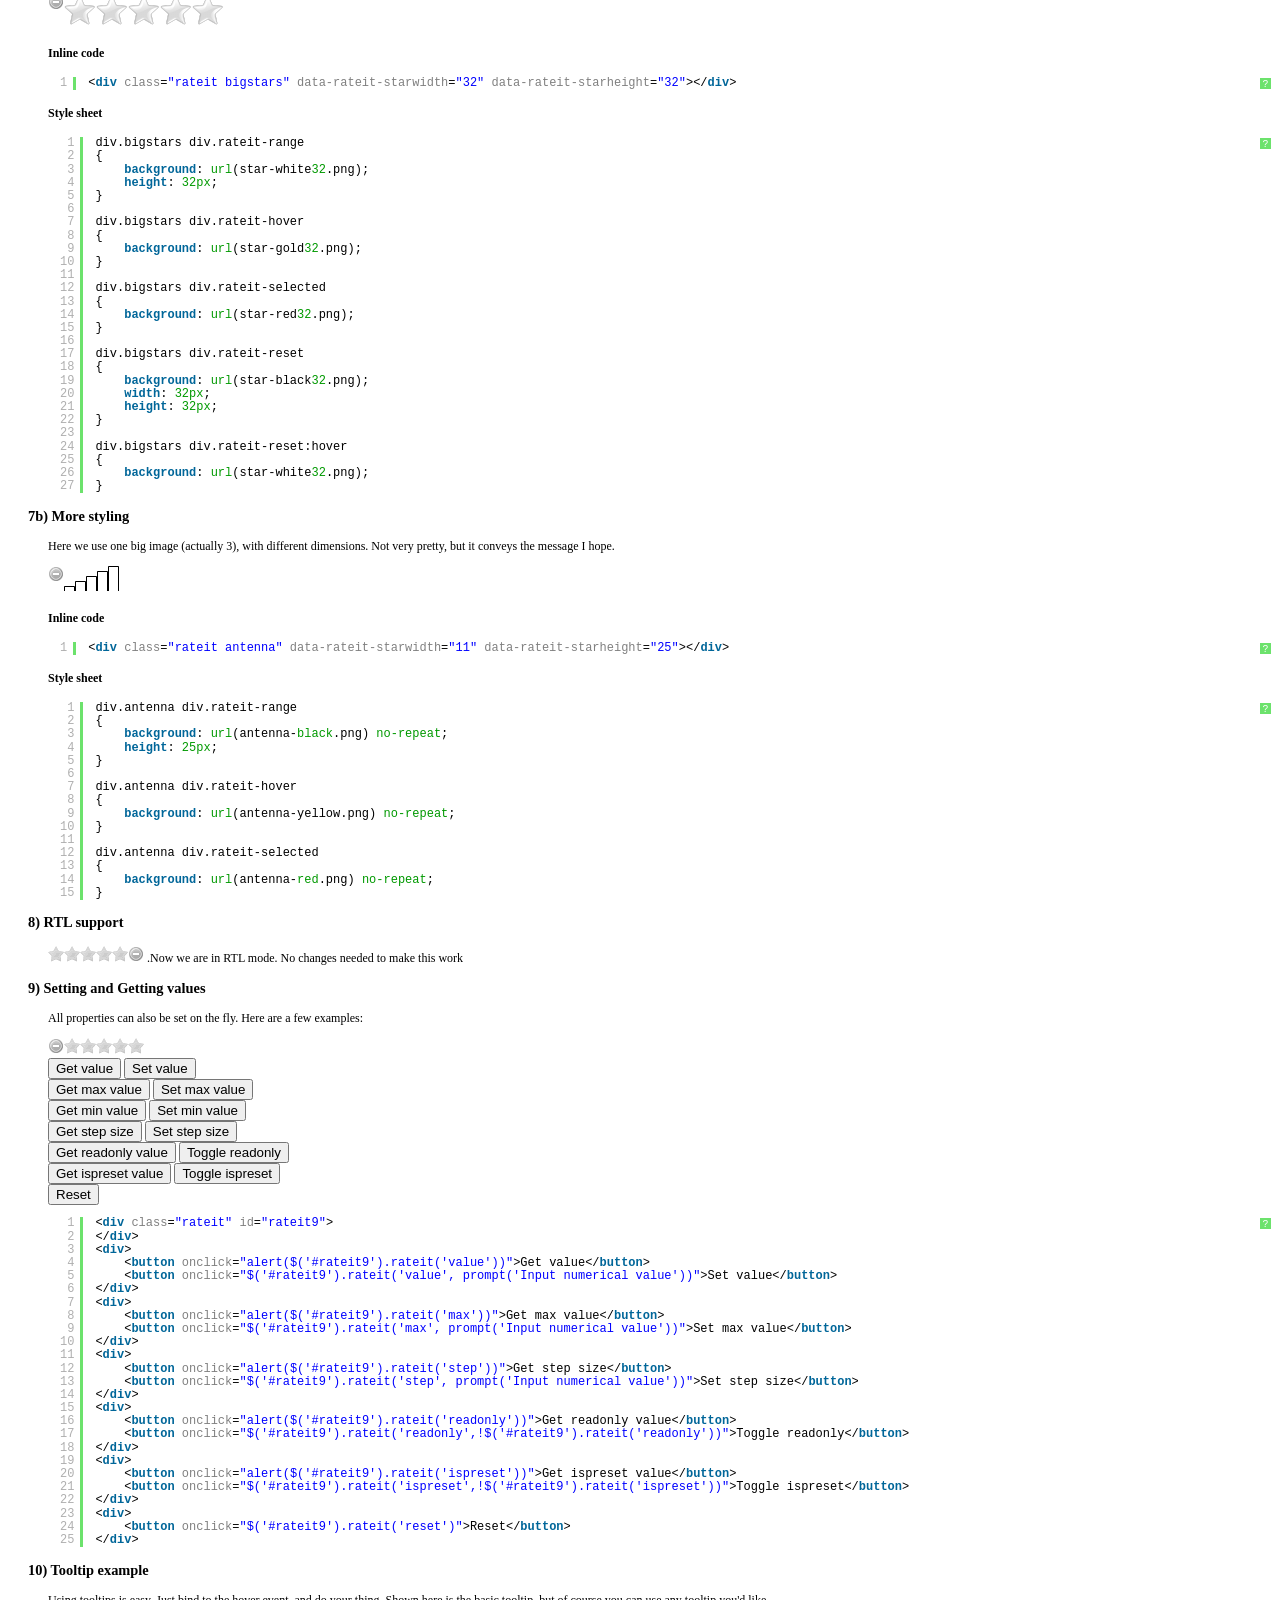
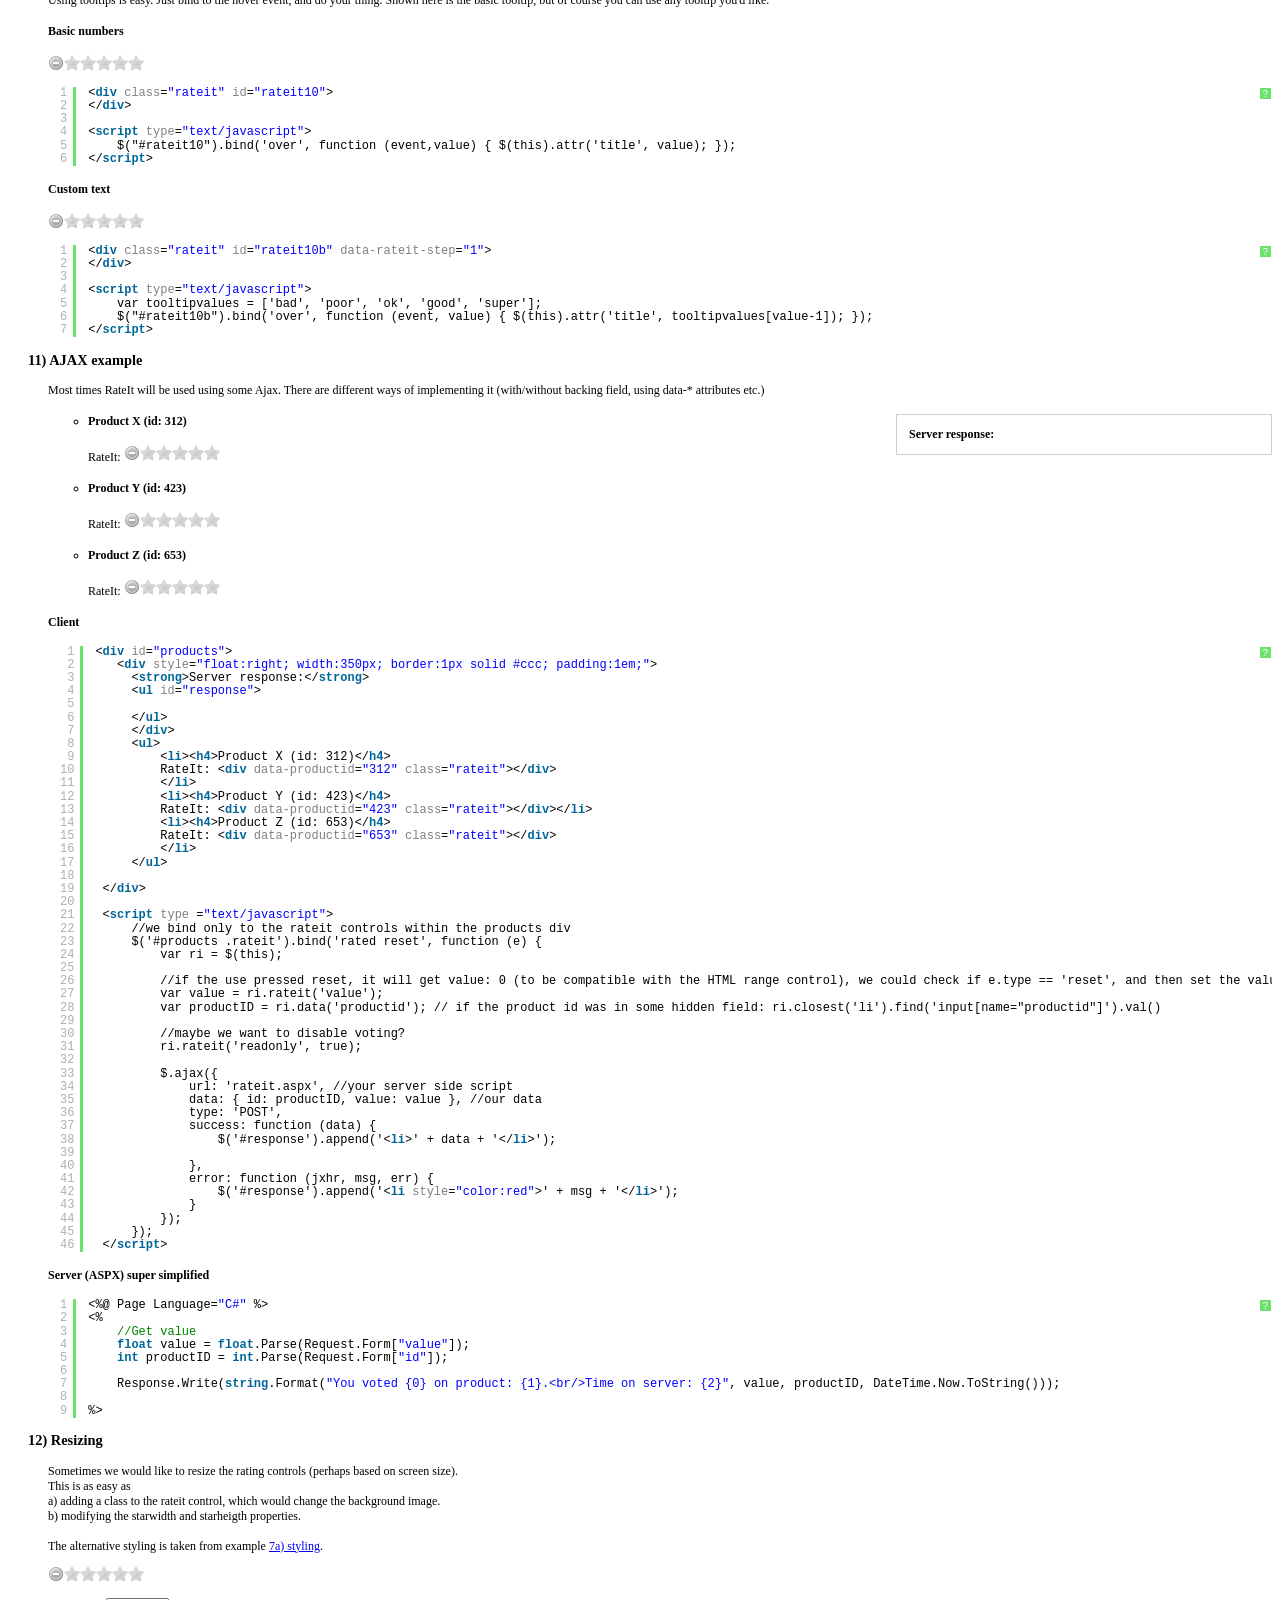
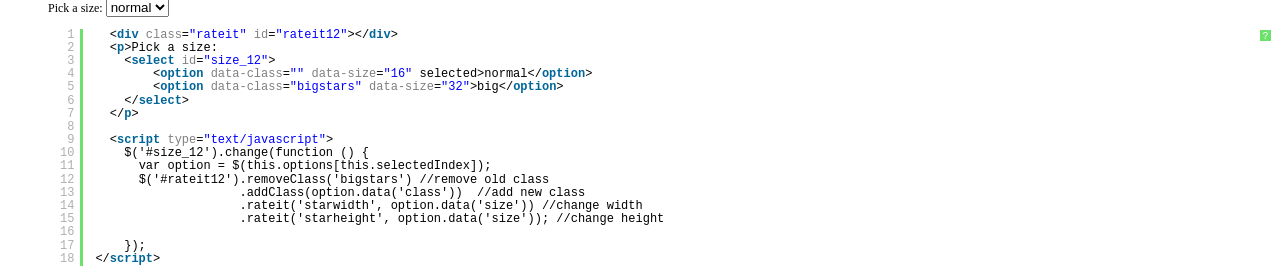
<file: src/main/webapp/Metronic-Shop-UI-master/theme/assets/plugins/rateit/example/example.htm>
<!DOCTYPE html>
<html>
<head>
    <title>RateIt</title>
    <link href="../src/rateit.css" rel="stylesheet" type="text/css">

    <script src="http://ajax.googleapis.com/ajax/libs/jquery/1.10.2/jquery.min.js" type="text/javascript"></script>

    <style>
        body
        {
            font-family: Tahoma;
            font-size: 12px;
        }
        h1
        {
            font-size: 1.7em;
        }
        h2
        {
            font-size: 1.5em;
        }
        h3
        {
            font-size: 1.2em;
        }
        ul.nostyle
        {
            list-style: none;
        }
        ul.nostyle h3
        {
            margin-left: -20px;
        }
    </style>
    <!-- alternative styles -->
    <link href="content/bigstars.css" rel="stylesheet" type="text/css">
    <link href="content/antenna.css" rel="stylesheet" type="text/css">
    <!-- syntax highlighter -->
    <link href="sh/shCore.css" rel="stylesheet" type="text/css">
    <link href="sh/shCoreDefault.css" rel="stylesheet" type="text/css">
</head>
<body>
    <h1>
        RateIt plugin</h1>
    <h2>
        Prerequisites</h2>
    <p>
        In order to use RateIt you'll need:
        <ul>
            <li><a target="_blank" href="http://www.jquery.com">jQuery 1.6.0</a> or newer.</li>
            <li>jquery.rateit.min.js, rateit.css, delete.gif, star.gif - <a href="http://rateit.codeplex.com/releases">
                Download RateIt</a></li>
            <li>Place a reference to the rateit.css stylesheet into the page head.</li>
            <li>Place a script reference to jquery.rateit.js before your &lt;/body&gt; tag.
            </li>
        </ul>
    </p>
    <h2>
        Options</h2>
    Go to the <a href="http://rateit.codeplex.com">RateIt project homepage</a> to view
    the documentation.
    <h2>
        Examples</h2>
    <div style="font-weight: bold">
        <span id="toc"></span>
    </div>
    <ul class="nostyle" id="examples">
        <li id="ex_a1">
            <h3>
                1a) Basic usage</h3>
            <div class="rateit">
            </div>
            <pre class="brush: xml">
            &lt;div class="rateit">
            &lt;/div>
            </pre>
        </li>
          <li id="ex_1b">
            <h3>
                1a) Basic usage (inline element)</h3>
            <span class="rateit">
            </span>
            <pre class="brush: xml">
            &lt;span class="rateit">
            &lt;/span>
            </pre>
        </li>
        <li id="ex_2a">
            <h3>
                2a) Progressive enhancement (using HTML5 range input type)
            </h3>
            <input type="range" min="0" max="7" value="0" step="0.5" id="backing2">
            <div class="rateit" data-rateit-backingfld="#backing2">
            </div>
            <pre class="brush: xml">
            &lt;input type="range" min="0" max="7" value="0" step="0.5" id="backing2">
            &lt;div class="rateit" data-rateit-backingfld="#backing2">&lt;/div>
            </pre>
            <button onclick="$('#backing2').toggle()">
                Toggle Backing Field visibility</button>
        </li>
        <li id="ex_2b">
            <h3>
                2b) Progressive enhancement (using select)
            </h3>
            <select id="backing2b">
                <option value="0">Bad</option>
                <option value="1">OK</option>
                <option value="2">Great</option>
                <option value="3">Excellent</option>
            </select>
            <div class="rateit" data-rateit-backingfld="#backing2b">
            </div>
            <pre class="brush: xml">
            &lt;select id="backing2b">
                &lt;option value="0">Bad&lt;/option>
                &lt;option value="1">OK&lt;/option>
                &lt;option value="2">Great&lt;/option>
                &lt;option value="3">Excellent&lt;/option>
            &lt;/select>
            &lt;div class="rateit" data-rateit-backingfld="#backing2b">&lt;/div>
            </pre>
        </li>
        <li id="ex_3">
            <h3>
                3) Readonly and preset value</h3>
            <div class="rateit" data-rateit-value="2.5" data-rateit-ispreset="true" data-rateit-readonly="true">
            </div>
            <pre class="brush: xml">
                &lt;div class="rateit" data-rateit-value="2.5" data-rateit-ispreset="true" data-rateit-readonly="true">&lt;/div>
            </pre>
        </li>
        <li id="ex_4">
            <h3>
                4) More settings</h3>
            <input type="range" value="4" step="0.25" id="backing4">
            <div class="rateit" data-rateit-backingfld="#backing4" data-rateit-resetable="false" data-rateit-ispreset="true"
                data-rateit-min="0" data-rateit-max="10">
            </div>
            <pre class="brush: xml">
            &lt;input type="range" value="4" step="0.25" id="backing4">
            &lt;div class="rateit" data-rateit-backingfld="#backing4" data-rateit-resetable="false"  data-rateit-ispreset="true"
                data-rateit-min="0" data-rateit-max="10">
            &lt;/div>

            </pre>
        </li>
        <li id="ex_5">
            <h3>
                5) Javascript interaction</h3>
            <div class="rateit" id="rateit5" data-rateit-min="2">
            </div>
            <div>
                <span id="value5"></span><span id="hover5"></span>
            </div>

            <script type="text/javascript">
                $("#rateit5").bind('rated', function (event, value) { $('#value5').text('You\'ve rated it: ' + value); });
                $("#rateit5").bind('reset', function () { $('#value5').text('Rating reset'); });
                $("#rateit5").bind('over', function (event, value) { $('#hover5').text('Hovering over: ' + value); });
            </script>

            <pre class="brush: xml">
            &lt;div class="rateit" id="rateit5" data-rateit-min="2">
            &lt;/div>
            &lt;div>
                &lt;span id="value5">&lt;/span>
                &lt;span id="hover5">&lt;/span>
            &lt;/div>

            &lt;script type="text/javascript">
                $("#rateit5").bind('rated', function (event, value) { $('#value5').text('You\'ve rated it: ' + value); });
                $("#rateit5").bind('reset', function () { $('#value5').text('Rating reset'); });
                $("#rateit5").bind('over', function (event, value) { $('#hover5').text('Hovering over: ' + value); });
            &lt;/script>            
            </pre>
        </li>
        <li id="ex_6">
            <h3>
                6) Javascript invocation</h3>
            <input type="hidden" id="backing6">
            <div id="rateit6">
            </div>

            <script type="text/javascript">
                $(function () { $('#rateit6').rateit({ max: 20, step: 2, backingfld: '#backing6' }); });
            </script>

            <pre class="brush: xml">
            &lt;input type="hidden" id="backing6">
            &lt;div id="rateit6">
            &lt;/div>

            &lt;script type="text/javascript">
                $(function () { $('#rateit6').rateit({ max: 20, step: 2, backingfld: '#backing6' }); });
            &lt;/script>
            </pre>
        </li>
        <li id="ex_7a">
            <h3>
                7a) Styling</h3>
            <p>
                You can change the styles of the plugin in a two ways.
                <ul>
                    <li>You can change change the star.gif and delete.gif pictures (and perhaps the default
                        starwidth, and starheight values in the javascript file). This will change the style
                        everywhere.</li>
                    <li>You can change individual items, by adding a stylesheet with a few rules.</li>
                </ul>
                Here I've opted for the second option.
            </p>
            <div class="rateit bigstars" data-rateit-starwidth="32" data-rateit-starheight="32">
            </div>
            <h4>
                Inline code</h4>
            <pre class="brush: xml">
            &lt;div class="rateit bigstars" data-rateit-starwidth="32" data-rateit-starheight="32">&lt;/div>
            </pre>
            <h4>
                Style sheet</h4>
            <pre class="brush: css">
            div.bigstars div.rateit-range
            {
                background: url(star-white32.png);
                height: 32px;
            }

            div.bigstars div.rateit-hover
            {
                background: url(star-gold32.png);
            }

            div.bigstars div.rateit-selected
            {
                background: url(star-red32.png);
            }

            div.bigstars div.rateit-reset
            {
                background: url(star-black32.png);
                width: 32px;
                height: 32px;
            }

            div.bigstars div.rateit-reset:hover
            {
                background: url(star-white32.png);
            }
            </pre>
        </li>
        <li id="ex_7b">
            <h3>
                7b) More styling</h3>
            <p>
                Here we use one big image (actually 3), with different dimensions. Not very pretty,
                but it conveys the message I hope.</p>
            <div class="rateit antenna" data-rateit-starwidth="11" data-rateit-starheight="25">
            </div>
            <h4>
                Inline code</h4>
            <pre class="brush: xml">
&lt;div class="rateit antenna" data-rateit-starwidth="11" data-rateit-starheight="25">&lt;/div>            
            </pre>
            <h4>
                Style sheet</h4>
            <pre class="brush: css">
div.antenna div.rateit-range
{
    background: url(antenna-black.png) no-repeat;
    height: 25px;
}

div.antenna div.rateit-hover
{
    background: url(antenna-yellow.png) no-repeat;
}

div.antenna div.rateit-selected
{
    background: url(antenna-red.png) no-repeat;
}            
            </pre>
        </li>
        <li id="ex_8">
            <h3>
                8) RTL support</h3>
            <div style="direction: rtl">
                Now we are in RTL mode. No changes needed to make this work.
                <div class="rateit">
                </div>
            </div>
        </li>
        <li id="ex_9">
            <h3>
                9) Setting and Getting values</h3>
            <p>
                All properties can also be set on the fly. Here are a few examples:</p>
            <div class="rateit" id="rateit9">
            </div>
            <div>
                <button onclick="alert($('#rateit9').rateit('value'))">
                    Get value</button>
                <button onclick="$('#rateit9').rateit('value', prompt('Input numerical value'))">
                    Set value</button>
            </div>
            <div>
                <button onclick="alert($('#rateit9').rateit('max'))">
                    Get max value</button>
                <button onclick="$('#rateit9').rateit('max', prompt('Input numerical value'))">
                    Set max value</button>
            </div>
             <div>
                <button onclick="alert($('#rateit9').rateit('min'))">
                    Get min value</button>
                <button onclick="$('#rateit9').rateit('min', prompt('Input numerical value'))">
                    Set min value</button>
            </div>
            <div>
                <button onclick="alert($('#rateit9').rateit('step'))">
                    Get step size</button>
                <button onclick="$('#rateit9').rateit('step', prompt('Input numerical value'))">
                    Set step size</button>
            </div>
            <div>
                <button onclick="alert($('#rateit9').rateit('readonly'))">
                    Get readonly value</button>
                <button onclick="$('#rateit9').rateit('readonly',!$('#rateit9').rateit('readonly'))">
                    Toggle readonly</button>
            </div>
            <div>
                <button onclick="alert($('#rateit9').rateit('ispreset'))">
                    Get ispreset value</button>
                <button onclick="$('#rateit9').rateit('ispreset',!$('#rateit9').rateit('ispreset'))">
                    Toggle ispreset</button>
            </div>
          <div>
            <button onclick="$('#rateit9').rateit('reset')">
              Reset
            </button>
          </div>


            <pre class="brush: xml">
	            &lt;div class="rateit" id="rateit9">
                &lt;/div>
                &lt;div>
                    &lt;button onclick="alert($('#rateit9').rateit('value'))">Get value&lt;/button>
                    &lt;button onclick="$('#rateit9').rateit('value', prompt('Input numerical value'))">Set value&lt;/button>
                &lt;/div>
                &lt;div>
                    &lt;button onclick="alert($('#rateit9').rateit('max'))">Get max value&lt;/button>
                    &lt;button onclick="$('#rateit9').rateit('max', prompt('Input numerical value'))">Set max value&lt;/button>
                &lt;/div>
                &lt;div>
                    &lt;button onclick="alert($('#rateit9').rateit('step'))">Get step size&lt;/button>
                    &lt;button onclick="$('#rateit9').rateit('step', prompt('Input numerical value'))">Set step size&lt;/button>
                &lt;/div>
                &lt;div>
                    &lt;button onclick="alert($('#rateit9').rateit('readonly'))">Get readonly value&lt;/button>
                    &lt;button onclick="$('#rateit9').rateit('readonly',!$('#rateit9').rateit('readonly'))">Toggle readonly&lt;/button>
                &lt;/div>   
                &lt;div>
                    &lt;button onclick="alert($('#rateit9').rateit('ispreset'))">Get ispreset value&lt;/button>
                    &lt;button onclick="$('#rateit9').rateit('ispreset',!$('#rateit9').rateit('ispreset'))">Toggle ispreset&lt;/button>
                &lt;/div>   
                &lt;div>
                    &lt;button onclick="$('#rateit9').rateit('reset')">Reset&lt;/button>
                &lt;/div>                           
            </pre>
        </li>
        <li id="ex_10">
            <h3>
                10) Tooltip example</h3>
            <p>
                Using tooltips is easy. Just bind to the hover event, and do your thing. Shown here
                is the basic tooltip, but of course you can use any tooltip you'd like.</p>
            <h4>
                Basic numbers</h4>
            <div class="rateit" id="rateit10">
            </div>

            <script type="text/javascript">
                $("#rateit10").bind('over', function (event, value) { $(this).attr('title', value); });
            </script>

            <pre class="brush: xml">
            &lt;div class="rateit" id="rateit10">
            &lt;/div>

            &lt;script type="text/javascript">
                $("#rateit10").bind('over', function (event,value) { $(this).attr('title', value); });
            &lt;/script>       
            </pre>
            <h4>
                Custom text</h4>
            <div class="rateit" id="rateit10b" data-rateit-step="1">
            </div>

            <script type="text/javascript">
                var tooltipvalues = ['bad', 'poor', 'ok', 'good', 'super'];
                $("#rateit10b").bind('over', function (event, value) { $(this).attr('title', tooltipvalues[value - 1]); });
            </script>

            <pre class="brush: xml">
            &lt;div class="rateit" id="rateit10b" data-rateit-step="1">
            &lt;/div>

            &lt;script type="text/javascript">
                var tooltipvalues = ['bad', 'poor', 'ok', 'good', 'super'];
                $("#rateit10b").bind('over', function (event, value) { $(this).attr('title', tooltipvalues[value-1]); });
            &lt;/script>
            </pre>
        </li>
        <li id="ex_11">
            <h3>
                11) AJAX example</h3>
            <p>
                Most times RateIt will be used using some Ajax. There are different ways of implementing
                it (with/without backing field, using data-* attributes etc.)</p>
            <div id="products">
                <div style="float: right; width: 350px; border: 1px solid #ccc; padding: 1em;">
                    <strong>Server response:</strong>
                    <ul id="response">
                    </ul>
                </div>
                <ul>
                    <li>
                        <h4>
                            Product X (id: 312)</h4>
                        RateIt:
                        <div data-productid="312" class="rateit">
                        </div>
                    </li>
                    <li>
                        <h4>
                            Product Y (id: 423)</h4>
                        RateIt:
                        <div data-productid="423" class="rateit">
                        </div>
                    </li>
                    <li>
                        <h4>
                            Product Z (id: 653)</h4>
                        RateIt:
                        <div data-productid="653" class="rateit">
                        </div>
                    </li>
                </ul>
            </div>

            <script type="text/javascript">
                //we bind only to the rateit controls within the products div
                $('#products .rateit').bind('rated reset', function (e) {
                    var ri = $(this);

                    //if the use pressed reset, it will get value: 0 (to be compatible with the HTML range control), we could check if e.type == 'reset', and then set the value to  null .
                    var value = ri.rateit('value');
                    var productID = ri.data('productid'); // if the product id was in some hidden field: ri.closest('li').find('input[name="productid"]').val()

                    //maybe we want to disable voting?
                    ri.rateit('readonly', true);

                    $.ajax({
                        url: 'rateit.aspx', //your server side script
                        data: { id: productID, value: value }, //our data
                        type: 'POST',
                        success: function (data) {
                            $('#response').append('<li>' + data + '</li>');

                        },
                        error: function (jxhr, msg, err) {
                            $('#response').append('<li style="color:red">' + msg + '</li>');
                        }
                    });
                });
            </script>

            <h4>
                Client</h4>
            <pre class="brush: xml">
           &lt;div id="products">
              &lt;div style="float:right; width:350px; border:1px solid #ccc; padding:1em;">
                &lt;strong>Server response:&lt;/strong>
                &lt;ul id="response">
                
                &lt;/ul>
                &lt;/div>
                &lt;ul>
                    &lt;li>&lt;h4>Product X (id: 312)&lt;/h4>
                    RateIt: &lt;div data-productid="312" class="rateit">&lt;/div>
                    &lt;/li>
                    &lt;li>&lt;h4>Product Y (id: 423)&lt;/h4>
                    RateIt: &lt;div data-productid="423" class="rateit">&lt;/div>&lt;/li>
                    &lt;li>&lt;h4>Product Z (id: 653)&lt;/h4>
                    RateIt: &lt;div data-productid="653" class="rateit">&lt;/div>
                    &lt;/li>
                &lt;/ul>
              
            &lt;/div>

            &lt;script type ="text/javascript">
                //we bind only to the rateit controls within the products div
                $('#products .rateit').bind('rated reset', function (e) {
                    var ri = $(this);

                    //if the use pressed reset, it will get value: 0 (to be compatible with the HTML range control), we could check if e.type == 'reset', and then set the value to  null .
                    var value = ri.rateit('value');
                    var productID = ri.data('productid'); // if the product id was in some hidden field: ri.closest('li').find('input[name="productid"]').val()

                    //maybe we want to disable voting?
                    ri.rateit('readonly', true);

                    $.ajax({
                        url: 'rateit.aspx', //your server side script
                        data: { id: productID, value: value }, //our data
                        type: 'POST',
                        success: function (data) {
                            $('#response').append('&lt;li>' + data + '&lt;/li>');

                        },
                        error: function (jxhr, msg, err) {
                            $('#response').append('&lt;li style="color:red">' + msg + '&lt;/li>');
                        }
                    });
                });
            &lt;/script>

             </pre>
            <h4>
                Server (ASPX) super simplified</h4>
            <pre class="brush: c-sharp">
&lt;%@ Page Language="C#" %>
&lt;%
    //Get value
    float value = float.Parse(Request.Form["value"]);
    int productID = int.Parse(Request.Form["id"]);

    Response.Write(string.Format("You voted {0} on product: {1}.&lt;br/>Time on server: {2}", value, productID, DateTime.Now.ToString()));

%>



             </pre>
        </li>

      <li id="ex_12">
        <h3>
          12) Resizing
        </h3>
        <p>
          Sometimes we would like to resize the rating controls (perhaps based on screen size). <br />
          This is as easy as<br />
          a) adding a class to the rateit control, which would change the background image.<br/>
          b) modifying the starwidth and starheigth properties.
          <br /><br />
          The alternative styling is taken from example <a href="#ex_7a">7a) styling</a>.
        </p>

        <div class="rateit" id="rateit12">
        </div>
        <p>Pick a size: <select id="size_12"><option data-class="" data-size="16" selected>normal</option><option data-class="bigstars" data-size="32">big</option></select></p>

        <script type="text/javascript">
          $('#size_12').change(function () {
            var option = $(this.options[this.selectedIndex]);
            $('#rateit12').removeClass('bigstars')
                          .addClass(option.data('class'))
                          .rateit('starwidth', option.data('size'))
                          .rateit('starheight', option.data('size'));

          });
        </script>  
        <pre class="brush: xml">
          &lt;div class=&quot;rateit&quot; id=&quot;rateit12&quot;&gt;&lt;/div&gt;
          &lt;p&gt;Pick a size: 
            &lt;select id=&quot;size_12&quot;&gt;
                &lt;option data-class=&quot;&quot; data-size=&quot;16&quot; selected&gt;normal&lt;/option&gt;
                &lt;option data-class=&quot;bigstars&quot; data-size=&quot;32&quot;&gt;big&lt;/option&gt;
            &lt;/select&gt;
          &lt;/p&gt;

          &lt;script type=&quot;text/javascript&quot;&gt;
            $(&#39;#size_12&#39;).change(function () {
              var option = $(this.options[this.selectedIndex]);
              $(&#39;#rateit12&#39;).removeClass(&#39;bigstars&#39;) //remove old class
                            .addClass(option.data(&#39;class&#39;))  //add new class
                            .rateit(&#39;starwidth&#39;, option.data(&#39;size&#39;)) //change width
                            .rateit(&#39;starheight&#39;, option.data(&#39;size&#39;)); //change height

            });
        &lt;/script&gt;  
</pre>
      </li>
    </ul>

    <script src="../src/jquery.rateit.js" type="text/javascript"></script>

    <script>
        //build toc
        var toc = [];
        $('#examples > li').each(function (i, e) {


            if (i > 0)
                toc.push(', ');
            toc.push('<a href="#')
            toc.push(e.id)
            toc.push('">')
            var title = $(e).find('h3:first').text();
            title = title.substring(title.indexOf(')') + 2);
            toc.push(title);
            toc.push('</a>');

        });

        $('#toc').html(toc.join(''));

    </script>

    <!-- syntax highlighter -->

    <script src="sh/shCore.js" type="text/javascript"></script>

    <script src="sh/shBrushJScript.js" type="text/javascript"></script>

    <script src="sh/shBrushXml.js" type="text/javascript"></script>

    <script src="sh/shBrushCss.js" type="text/javascript"></script>

    <script src="sh/shBrushCSharp.js" type="text/javascript"></script>

    <script type="text/javascript">
        SyntaxHighlighter.all()
    </script>

</body>
</html>
</file>
<file: src/main/webapp/target-free-admin-template/assets/css/custom-styles.css>
/*----------------------------------------------
Author : www.webthemez.com
License: Commons Attribution 3.0
http://creativecommons.org/licenses/by/3.0/
------------------------------------------------*/


/*----------------------------------------------
    COMMON  STYLES    
------------------------------------------------*/
body {
    font-family: 'Open Sans', sans-serif;
    background: #1F2837;
}

 #wrapper {
    width: 100%;
}

#page-wrapper {
    padding: 15px 15px;
    min-height: 600px;
    background: #ececec;
}
#page-inner {
    width:100%;
    margin:10px 20px 10px 0px;
    padding: 15px 30px;
    min-height:1200px;
}
.header .container-fluid{
padding:0;
}
.text-center {
    text-align:center;
}
.no-boder {
    border:1px solid #f3f3f3;
}

h1, .h1, h2, .h2, h3, .h3 {
margin-top: 7px;
margin-bottom: -5px;
}
h2 {
    color: #000;
}
h4 {
    padding-top:10px;
}
.square-btn-adjust {
    border: 0px solid transparent; 
   -webkit-border-radius: 0px;
-moz-border-radius: 0px;
border-radius: 0px;

}
p {
    font-size: 14px;
    line-height:25px;
    /* padding-top:20px; */
}
label {
    display: inline-block;
    max-width: 100%;
    margin-bottom: 5px;
    font-weight: 400;
}
.alert { 
    border-radius: 0px;
}
.navbar-side {
    z-index: 0; 
}
.panel{
border-radius:0px;
}
.navbar-side .nav > li > a > i{color: rgba(255, 255, 255, 0.62);padding: 8px;width: 20px;text-align: center;font-size: 14px;}
.top-navbar{position: fixed;width: 100%;z-index: 300;-webkit-box-shadow: 0 3px 3px rgba(0, 0, 0, 0.05);-moz-box-shadow: 0 3px 3px rgba(0, 0, 0, 0.05);box-shadow: 0 3px 3px rgba(0, 0, 0, 0.05);box-shadow: 0 1px 3px 0 rgba(0,0,0,.2),0 1px 1px 0 rgba(0,0,0,.14),0 2px 1px -1px rgba(0,0,0,.12);}
.navbar-side {
  z-index: 2;
  position: fixed;
  width: 260px;
  top: 80px;
  box-shadow: none;
}
#page-wrapper {
  position: relative;
  top: 55px;
  /* box-shadow: 0 0 10px #757575; */
  -moz-box-shadow: 0 0 10px #757575;
  /* -webkit-box-shadow: 0 0 10px #757575; */
}
.top-navbar .nav > li > a:hover, .top-navbar .nav > li > a:focus {text-decoration: none;background-color: #e0e8f5;color: #fff;}
.nav .open > a, .nav .open > a:hover, .nav .open > a:focus {
background-color: #075CB3;
border-color: #075CB3;
}
.breadcrumb {padding: 10px 10px 10px 20px;margin-bottom: 0;list-style: none;border-radius: 0;/* -webkit-box-shadow: 0 1px 1px rgba(0,0,0,.05); *//* box-shadow: 0 1px 1px rgba(0,0,0,.05); */background: transparent;line-height: 20px;font-size: 13px;margin-left: 14px;}
.dropdown-menu>li>a {
  display: block;
  padding: 3px 20px;
  clear: both;
  font-weight: 400;
  line-height: 1.42857143;
  color: #333;
  white-space: nowrap;
  font-size: 13px;
}
.dropdown-menu>li>a i {
  color: #1F1F1F;
}
.text-muted {
  color: #213452;
}
.badge {
  display: inline-block;
  min-width: 10px;
  /* padding: 4px 7px; */
  font-size: 11px;
  font-weight: 300;
  color: #fff;
  text-align: center;
  white-space: nowrap;
  vertical-align: baseline;
  background-color: #F09B22;
  border-radius: 10px;
}
.closed{
	-ms-transform: rotate(180deg); /* IE 9 */
    -webkit-transform: rotate(180deg); /* Chrome, Safari, Opera */
    transform: rotate(180deg);	
}
.closed i{color: #adadad;}
/*----------------------------------------------
   DASHBOARD STYLES    
------------------------------------------------*/
.page-header {padding-bottom: 0;margin: 0;border-bottom: 1px solid transparent;text-align: left;background-color: transparent;padding: 32px 22px 10px 28px;color: #323232;}
.panel-left{  
width: 100px;
height: 100px;background: #0866C6;/* border: 2px solid #4590DA; */
/* border-radius: 100%; */
overflow: hidden;

margin: 12px;}
.panel-left .fa-5x {
font-size: 3em;color: rgb(240, 155, 34);
padding: 29px 0;
margin-bottom:30px;}
.panel-right{  
height: 124px;
background: transparent;
margin-bottom: 0;color: #AFAFAF;

float: left;text-align: left;padding-left: 20px;font-size: 16px;text-shadow: none;font-weight: normal;text-align: center;}
.panel-right h3{  
font-size: 40px;
padding: 18px 10px 13px 0;color: #5D5D5D;}
.panel-right strong{
	font-weight:normal;
	color: #737373;
}
.panel-back {
    background-color:#fff;

}
.panel-default {
  border-color: #ECECEC;
}
.panel-default > .panel-heading {color: #555;
border-color: #FFF;
font-weight:bold;background: #FFFFFF;
font-size: 16px;
text-shadow: none;}
.panel-heading {
  /* padding: 15px 15px 0px; */
  border-bottom: 1px solid transparent;
  border-top-left-radius: 3px;
  border-top-right-radius: 3px;
}
.jumbotron{
padding:20px;
}
.jumbotron p {
    margin-bottom: 15px;
    font-size: 15px;
    font-weight: 200;
}
.jumbotron, .well{
background:#fff;
}
   .noti-box {
min-height: 100px;
padding: 20px;
}

    .noti-box .icon-box {
display: block;
float: left;
margin: 0 15px 10px 0;
width: 70px;
height: 70px;
line-height: 75px;
vertical-align: middle;
text-align: center;
font-size: 40px;
}
.text-box p{
    margin: 0 0 3px;
}
.main-text {
    font-size: 25px;
    font-weight:600;
}
.set-icon {
-webkit-border-radius: 50px;
-moz-border-radius: 50px;
border-radius: 50px;

}
.panel-primary{
display:inline-block;
margin-bottom: 30px;
width:100%;
}
.green {
/* background-color: #1CC09F; */
color: #fff;
}
 .blue {background-color: #FFFFFF;color: #002A4C;}
  .red {
background-color: #FB6E51;
color:#fff;
}
  .brown {
background-color: #F5B252;
color:#fff;
} 
 .back-footer-red {
background-color: #F0433D;
color:#fff;
border-top: 0px solid #fff;
}
 
 .icon-box-right {
display: block;
float: right;
margin: 0 15px 10px 0;
width: 70px;
height: 70px;
line-height: 75px;
vertical-align: middle;
text-align: center;
font-size: 40px;
}

 .main-temp-back {
background: #8702A8;
color: #FFFFFF;
font-size: 16px;
font-weight: 300;
text-align: center;
}
 .main-temp-back .text-temp {
font-size: 40px;
}
.back-dash {
    padding:20px;
    font-size:20px;
    font-weight:500;
  -webkit-border-radius: 0px;
-moz-border-radius: 0px;
border-radius: 0px;
background-color:#2EA7EB;
color:#fff;
}
    .back-dash p {
        padding-top:16px;
        font-size:13px;
        color:#fff;
        line-height:25px;
        text-align:justify;
    }

     .color-bottom-txt {
   color: #000;
font-size: 16px;
line-height: 30px;
}
     /*CHAT PANEL*/
/*Charts*/

.main-chart {
	background: #fff;
}

.easypiechart-panel {
	text-align: center;
	padding: 1px 0;
	margin-bottom: 20px;
}

.placeholder h2 {
	margin-bottom: 0px;
}

.donut {
	width: 100%;
}

.easypiechart {
	position: relative;
	text-align: center;
	width: 120px;
	height: 120px;
	margin: 20px auto 10px auto;
}

.easypiechart .percent {
	display: block;
	position: absolute;
	font-size: 26px;
	top: 38px;
	width: 120px;
}

#easypiechart-blue .percent { color: #30a5ff;}
#easypiechart-teal .percent { color: #1ebfae;}
#easypiechart-orange .percent { color: #ffb53e;}
#easypiechart-red .percent { color: #ef4040;}

	 
 .chat-panel .panel-body {
height: 450px;
overflow-y: scroll;
}
 .chat-box {
margin: 0;
padding: 0;
list-style: none;
}
 .chat-box li {
margin-bottom: 15px;
padding-bottom: 5px;
border-bottom: 1px dotted #808080;
}
 .chat-box li.left .chat-body {
margin-left: 90px;
}
 .chat-box li .chat-body p {
margin: 0;
color: #8d8888;
}
.chat-img>img {
    margin-left:20px;
}
footer p{
font-size: 14px;
}
/*----------------------------------------------
    MENU STYLES    
------------------------------------------------*/
div#sideNav:hover {
    color: #1f2837;
}
.user-image {
    margin: 25px auto;
-webkit-border-radius: 10px;
-moz-border-radius: 10px;
border-radius: 10px;
max-height:170px;
max-width:170px;
}
.top-navbar{
margin:0px;
}
.top-navbar .navbar-brand {color: #fff;width: 260px;text-align: left;height: 60px;font-size: 24px;font-weight: 700;/* text-transform: uppercase; */line-height: 30px;background: #f44336;}
.navbar-brand b{
color: #4BD28C;
}
.top-navbar .nav > li {
position: relative;
display: inline-block;
margin: 0px;
padding: 0px;
}
.top-navbar .nav > li > a {position: relative;display: block;padding: 17px;color: #484848;margin: 0px;}
.top-navbar .nav > li > a:hover, .top-navbar .nav > li > a:focus {text-decoration: none;color: #f44336 !important;background: transparent;}
.top-navbar .dropdown-menu{
min-width: 230px;
border-radius: 0 0 4px 4px;
border: 0;}
.top-navbar .dropdown-menu > li > a:hover, .top-navbar .dropdown-menu > li > a:focus{
color: #225081;
background:none;
}
.dropdown-tasks{
width: 255px;
}
.dropdown-tasks .progress {
height: 8px;
margin-bottom: 8px;
overflow: hidden;
background-color: #f5f5f5;
border-radius: 0px;
}
.dropdown-tasks > li > a {padding: 5px 14px;}
.dropdown-tasks p {
font-size: 13px;
line-height: 21px;
padding-top: 4px;
}
.active-menu, .active-menu i {
    background-color: #233342 !important;
    color: #fff !important;
}
.active-menu i{color: #f44336 !important;}
.arrow {
    float: right;
    margin-top: 8px;
}

.fa.arrow:before {
    content: "\f104";
}

.active > a > .fa.arrow:before {
    content: "\f107";
}


.nav-second-level li,
.nav-third-level li {
    border-bottom: none !important;
}

.nav-second-level li a {
    padding-left: 37px;
}

.nav-third-level li a {
    padding-left: 55px;
}
.sidebar-collapse , .sidebar-collapse .nav{
	background:none;
}
.sidebar-collapse .nav {
	padding:0;
}
.sidebar-collapse .nav > li > a {
	color: rgba(255, 255, 255, 0.39);
	background:transparent;
	text-shadow:none;
}
.sidebar-collapse > .nav > li > a {
	padding: 8px;
	font-size: 14px;
}
.sidebar-collapse > .nav > li {
	border-bottom: 1px solid rgba(107, 108, 109, 0.08);
}
ul.nav.nav-second-level.collapse.in {background: #121821;}
.sidebar-collapse .nav > li > a:hover,
.sidebar-collapse .nav > li > a:focus {
	 
	outline:0;
}
 
.navbar-side {
	border:none;
	background: #1F2837;
}
.top-navbar {
	background: #ffffff;
	border-bottom:none;
}
.top-navbar .nav > li > a > i {margin-right: 0;}
.top-navbar .navbar-brand:hover {color: #FFFFFF;background-color: #f44336;}
.dropdown-user li {
margin: 8px 0;
}
.navbar-default {border: 0px solid #1f2837;}
.navbar-header {
    background: transparent;
}
.navbar-default .navbar-toggle:hover, .navbar-default .navbar-toggle:focus {background-color: #f44336;}
.navbar-default .navbar-toggle {border-color: #ffffff;}

.navbar-default .navbar-toggle .icon-bar {background-color: #ffffff;}
.nav > li > a > i {
    margin-right:10px;
    color: #1f2837;
    font-size: 16px;
}
.dropdown-menu>li>a>strong {
  color: #0866C6;
  padding: 5px 0;
  display: inline-block;
  font-weight: 500;
}
#sideNav{
    float: left;
    left: 0;
    z-index: 3;
    color: #f44336;
    cursor:pointer;
    border-radius: 0;
    width: 14px;
    font-size: 44px;
    line-height: 33px;
    margin: 7px 0 0 13px;
    background: #ffffff;
    width: 34px;
    height: 34px;
    text-align: center;
    line-height: 34px;
    padding-top: 5px;
    margin-top: 14px;
    border-radius: 50%;
}
ul.dropdown-menu.dropdown-messages li a div {
  padding: 2px 0;
}
#page-wrapper{
	background: #e0e8f5;
}
.dashboard-cards .card-stacked{
	color:#fff;
	border-left: 1px solid rgba(255, 255, 255, 0.18);
}
.dashboard-cards .card-content{
	border-bottom: 1px solid rgba(255, 255, 255, 0.18);
}
.dashboard-cards .card-action strong{
	font-weight:700;
	font-size: 16px;
	color: rgba(255, 255, 255, 0.65);
}
.donutpad {
    padding: 32px 0;
}
.cirStats h4{
	text-transform:uppercase;
}
.card-action b{
	text-transform:uppercase;
}
.collection .collection-item{
	padding: 16px 20px;
}
/*----------------------------------------------
    UI ELEMENTS STYLES     
------------------------------------------------*/
.btn-circle {
width: 50px;
height: 50px;
padding: 6px 0;
 -webkit-border-radius: 25px;
-moz-border-radius: 25px;
border-radius: 25px;
text-align: center;
font-size: 12px;
line-height: 1.428571429;
}

/*----------------------------------------------
    MEDIA QUERIES     
------------------------------------------------*/
 
 @media(min-width:768px) {
     #page-wrapper{
               margin: 0 0 0 260px;
               padding: 0;
               min-height: 1200px;
    }
	
	
    .navbar-side {
        width: 260px;
        z-index: 1;
    }

   .navbar {
 border-radius: 0px; 
}
   
}
 @media(max-width:768px) {
	#sideNav{
	display:none;
} 
 #page-wrapper {
position: relative;
top: 59px;
 }
 }
 @media(max-width:480px) {
 #page-wrapper {
position: relative;
top: 93px;
 }
.page-header small {
display: block;
padding-top: 14px;
font-size: 19px;
}
#sideNav{
	display:none;
}
.panel-left {
  width: 85px;
  height: 85px; 
  border-radius: 100%;
  overflow: hidden;
  margin: 14px;
}
}
.dropdown-content{
    min-width: 165px !important;
    left: -38px !important;
    top: 60px !important;
}
.w250{
	    min-width: 255px !important;
	    left: -184px !important;
}
.top-navbar .nav > li > a b{
	margin:0 5px;
}
.dropdown-content li>a{
	font-size:14px;
	text-decoration:none;
	color: #233342;
}
.dropdown-content li>a i{
	font-size:16px;
}
.dropdown-content li>a{
	font-size: 12px;
	/* margin: 0 4px; */
	padding: 0;
}
.card.horizontal.cardIcon .card-image {
    background: #30cc7b;
    color: #fff !important;
    font-size: 10px;
    width: 94px;
    text-align: center;
    vertical-align: middle;
}
.card.horizontal.cardIcon .card-image i {
    margin-top: 45%;
    font-size: 55px;
    opacity: .4;
}
.navbar-brand i.large.material-icons {
    float: left;
    font-size: 31px;
    margin-right: 6px;
}
.clearBoth{
	 clear:both;
}
.icon-preview {
    font-size: 13px !important;
    padding: 15px !important;
    display: inline-block;
    line-height: 20px !important;
}
.icon-preview span {
    display: inherit;
}
.header .breadcrumb:before{
	    font-size: 14px;
	    margin-right: 0px;
	    color: #717171;
	    display: none;
}
.header .breadcrumb li a{
	font-size: 13px;
	font-size: 13px;
	text-decoration: none;
	color: #717171;
	text-decoration: none;
	color: #f44336;
}
.dropdown-content li{
	padding: 15px;
	color: #233342;
	font-size: 13px;
}
.taskList li{padding: 20px 15px 5px;background: #fff;font-size: 12px;}
.taskList > div{
padding: 0 15px 0px 15px;
}
.taskList p{
}
.taskList .dropdown-content li>a {
    font-size: 12px;
    padding:0px;
}
.taskList li:last-child {
    padding-top: 5px;
    color: #f44336;
}
 @media(max-width:768px) {
	  
	 .navbar-header {
		background: #f44336;
	}
	.navbar-side {
		z-index: 2;
		position: fixed;
		width: 260px;
		top: 69px;
		box-shadow: none;
	}
 }
  @media(max-width:520px) {
	  ul#dropdown1 {
			left: 0px !important;
		}
	 ul#dropdown2 {
			left: -69px !important;
		}
		.top-navbar .nav > li > a{
			padding:17px 12px;
		}
 }
   @media(max-width:320px) {
	  ul#dropdown1 {
			left: 0px !important;
		}
	 ul#dropdown2 {
			left: -69px !important;
		}
		.top-navbar .nav > li > a{
			padding:17px 9px;
		}
 }
</file>
<file: src/main/webapp/API/address.css>
body {
    font-family: 'Noto Sans KR', sans-serif;
    background-color: #f8f9fa;
    color: #343a40;
    padding: 20px 0;
}

.card {
    border: none;
    border-radius: 15px;
    box-shadow: 0 10px 20px rgba(0, 0, 0, 0.05);
    overflow: hidden;
}

.card-header {
    background: linear-gradient(135deg, #13c1ac 0%, #6fe7db 100%);
    color: white;
    border: none;
    padding: 20px;
    font-weight: 500;
}

.form-control {
    border-radius: 10px;
    padding: 12px;
    border: 1px solid #e0e0e0;
    transition: all 0.3s;
}

.form-control:focus {
    border-color: #13c1ac;
    box-shadow: 0 0 0 0.2rem rgba(19, 193, 172, 0.25);
}

.form-control[readonly] {
    background-color: #f8f9fa;
}

.btn-search {
    background: linear-gradient(135deg, #13c1ac 0%, #6fe7db 100%);
    border: none;
    border-radius: 10px;
    padding: 12px;
    font-weight: 500;
    transition: all 0.3s;
}

.btn-search:hover {
    transform: translateY(-2px);
    box-shadow: 0 5px 15px rgba(19, 193, 172, 0.3);
}

.btn-complete {
    background: linear-gradient(135deg, #4a6bff 0%, #77a4ff 100%);
    border: none;
    border-radius: 10px;
    padding: 12px 25px;
    font-weight: 500;
    transition: all 0.3s;
    margin-top: 20px;
}

.btn-complete:hover {
    transform: translateY(-2px);
    box-shadow: 0 5px 15px rgba(74, 107, 255, 0.3);
}

.input-group-text {
    background-color: #e9ecef;
    border-radius: 10px 0 0 10px;
    border: 1px solid #e0e0e0;
}

.label-text {
    font-size: 0.9rem;
    color: #6c757d;
    margin-bottom: 5px;
    font-weight: 500;
}

.address-icon {
    color: #13c1ac;
    margin-right: 8px;
}

.container {
    max-width: 600px;
}
</file>
<file: src/main/webapp/Metronic-Shop-UI-master/theme/assets/plugins/rateit/src/rateit.css>
.rateit {
    display: -moz-inline-box;
    display: inline-block;
    position: relative;
    -webkit-user-select: none;
    -khtml-user-select: none;
    -moz-user-select: none;
    -o-user-select: none;
    -ms-user-select: none;
    user-select: none;
    -webkit-touch-callout: none;
}

.rateit .rateit-range
{
    position: relative;
    display: -moz-inline-box;
    display: inline-block;
    background: url(star.gif);
    height: 16px;
    outline: none;
}

.rateit .rateit-range * {
    display:block;
}

/* for IE 6 */
* html .rateit, * html .rateit .rateit-range
{
    display: inline;
}

/* for IE 7 */
* + html .rateit, * + html .rateit .rateit-range
{
    display: inline;
}

.rateit .rateit-hover, .rateit .rateit-selected
{
    position: absolute;
    left: 0px;
}

.rateit .rateit-hover-rtl, .rateit .rateit-selected-rtl
{
    left: auto;
    right: 0px;
}

.rateit .rateit-hover
{
    background: url(star.gif) left -32px;
}

.rateit .rateit-hover-rtl
{
    background-position: right -32px;
}

.rateit .rateit-selected
{
    background: url(star.gif) left -16px;
}

.rateit .rateit-selected-rtl
{
    background-position: right -16px;
}

.rateit .rateit-preset
{
    background: url(star.gif) left -48px;
}

.rateit .rateit-preset-rtl
{
    background: url(star.gif) left -48px;
}

.rateit button.rateit-reset
{
    background: url(delete.gif) 0 0;
    width: 16px;
    height: 16px;
    display: -moz-inline-box;
    display: inline-block;
    float: left;
    outline: none;
    border:none;
    padding: 0;
}

.rateit button.rateit-reset:hover, .rateit button.rateit-reset:focus
{
    background-position: 0 -16px;
}
</file>
<file: src/main/webapp/Metronic-Shop-UI-master/theme/assets/plugins/rateit/example/content/bigstars.css>
/*
SOURCE: http://iconexpo.com/2008/12/free-8color-star-icons/

*/


div.bigstars div.rateit-range
{
    background: url(star-white32.png);
    height: 32px;
}

div.bigstars div.rateit-hover
{
    background: url(star-gold32.png);
}

div.bigstars div.rateit-selected
{
    background: url(star-red32.png);
}

div.bigstars div.rateit-reset
{
    background: url(star-black32.png);
    width: 32px;
    height: 32px;

}

div.bigstars div.rateit-reset:hover
{
    background: url(star-white32.png);
}
</file>
<file: src/main/webapp/Metronic-Shop-UI-master/theme/assets/plugins/rateit/example/content/antenna.css>
﻿div.antenna div.rateit-range
{
    background: url(antenna-black.png) no-repeat;
    height: 25px;
}

div.antenna div.rateit-hover
{
    background: url(antenna-yellow.png) no-repeat;
}

div.antenna div.rateit-selected
{
    background: url(antenna-red.png) no-repeat;
}
</file>
<file: src/main/webapp/Metronic-Shop-UI-master/theme/assets/plugins/rateit/example/sh/shCore.css>
/**
 * SyntaxHighlighter
 * http://alexgorbatchev.com/SyntaxHighlighter
 *
 * SyntaxHighlighter is donationware. If you are using it, please donate.
 * http://alexgorbatchev.com/SyntaxHighlighter/donate.html
 *
 * @version
 * 3.0.83 (July 02 2010)
 * 
 * @copyright
 * Copyright (C) 2004-2010 Alex Gorbatchev.
 *
 * @license
 * Dual licensed under the MIT and GPL licenses.
 */
.syntaxhighlighter a,
.syntaxhighlighter div,
.syntaxhighlighter code,
.syntaxhighlighter table,
.syntaxhighlighter table td,
.syntaxhighlighter table tr,
.syntaxhighlighter table tbody,
.syntaxhighlighter table thead,
.syntaxhighlighter table caption,
.syntaxhighlighter textarea {
  -moz-border-radius: 0 0 0 0 !important;
  -webkit-border-radius: 0 0 0 0 !important;
  background: none !important;
  border: 0 !important;
  bottom: auto !important;
  float: none !important;
  height: auto !important;
  left: auto !important;
  line-height: 1.1em !important;
  margin: 0 !important;
  outline: 0 !important;
  overflow: visible !important;
  padding: 0 !important;
  position: static !important;
  right: auto !important;
  text-align: left !important;
  top: auto !important;
  vertical-align: baseline !important;
  width: auto !important;
  box-sizing: content-box !important;
  font-family: "Consolas", "Bitstream Vera Sans Mono", "Courier New", Courier, monospace !important;
  font-weight: normal !important;
  font-style: normal !important;
  font-size: 1em !important;
  min-height: inherit !important;
  min-height: auto !important;
}

.syntaxhighlighter {
  width: 100% !important;
  margin: 1em 0 1em 0 !important;
  position: relative !important;
  overflow: auto !important;
  font-size: 1em !important;
}
.syntaxhighlighter.source {
  overflow: hidden !important;
}
.syntaxhighlighter .bold {
  font-weight: bold !important;
}
.syntaxhighlighter .italic {
  font-style: italic !important;
}
.syntaxhighlighter .line {
  white-space: pre !important;
}
.syntaxhighlighter table {
  width: 100% !important;
}
.syntaxhighlighter table caption {
  text-align: left !important;
  padding: .5em 0 0.5em 1em !important;
}
.syntaxhighlighter table td.code {
  width: 100% !important;
}
.syntaxhighlighter table td.code .container {
  position: relative !important;
}
.syntaxhighlighter table td.code .container textarea {
  box-sizing: border-box !important;
  position: absolute !important;
  left: 0 !important;
  top: 0 !important;
  width: 100% !important;
  height: 100% !important;
  border: none !important;
  background: white !important;
  padding-left: 1em !important;
  overflow: hidden !important;
  white-space: pre !important;
}
.syntaxhighlighter table td.gutter .line {
  text-align: right !important;
  padding: 0 0.5em 0 1em !important;
}
.syntaxhighlighter table td.code .line {
  padding: 0 1em !important;
}
.syntaxhighlighter.nogutter td.code .container textarea, .syntaxhighlighter.nogutter td.code .line {
  padding-left: 0em !important;
}
.syntaxhighlighter.show {
  display: block !important;
}
.syntaxhighlighter.collapsed table {
  display: none !important;
}
.syntaxhighlighter.collapsed .toolbar {
  padding: 0.1em 0.8em 0em 0.8em !important;
  font-size: 1em !important;
  position: static !important;
  width: auto !important;
  height: auto !important;
}
.syntaxhighlighter.collapsed .toolbar span {
  display: inline !important;
  margin-right: 1em !important;
}
.syntaxhighlighter.collapsed .toolbar span a {
  padding: 0 !important;
  display: none !important;
}
.syntaxhighlighter.collapsed .toolbar span a.expandSource {
  display: inline !important;
}
.syntaxhighlighter .toolbar {
  position: absolute !important;
  right: 1px !important;
  top: 1px !important;
  width: 11px !important;
  height: 11px !important;
  font-size: 10px !important;
  z-index: 10 !important;
}
.syntaxhighlighter .toolbar span.title {
  display: inline !important;
}
.syntaxhighlighter .toolbar a {
  display: block !important;
  text-align: center !important;
  text-decoration: none !important;
  padding-top: 1px !important;
}
.syntaxhighlighter .toolbar a.expandSource {
  display: none !important;
}
.syntaxhighlighter.ie {
  font-size: .9em !important;
  padding: 1px 0 1px 0 !important;
}
.syntaxhighlighter.ie .toolbar {
  line-height: 8px !important;
}
.syntaxhighlighter.ie .toolbar a {
  padding-top: 0px !important;
}
.syntaxhighlighter.printing .line.alt1 .content,
.syntaxhighlighter.printing .line.alt2 .content,
.syntaxhighlighter.printing .line.highlighted .number,
.syntaxhighlighter.printing .line.highlighted.alt1 .content,
.syntaxhighlighter.printing .line.highlighted.alt2 .content {
  background: none !important;
}
.syntaxhighlighter.printing .line .number {
  color: #bbbbbb !important;
}
.syntaxhighlighter.printing .line .content {
  color: black !important;
}
.syntaxhighlighter.printing .toolbar {
  display: none !important;
}
.syntaxhighlighter.printing a {
  text-decoration: none !important;
}
.syntaxhighlighter.printing .plain, .syntaxhighlighter.printing .plain a {
  color: black !important;
}
.syntaxhighlighter.printing .comments, .syntaxhighlighter.printing .comments a {
  color: #008200 !important;
}
.syntaxhighlighter.printing .string, .syntaxhighlighter.printing .string a {
  color: blue !important;
}
.syntaxhighlighter.printing .keyword {
  color: #006699 !important;
  font-weight: bold !important;
}
.syntaxhighlighter.printing .preprocessor {
  color: gray !important;
}
.syntaxhighlighter.printing .variable {
  color: #aa7700 !important;
}
.syntaxhighlighter.printing .value {
  color: #009900 !important;
}
.syntaxhighlighter.printing .functions {
  color: #ff1493 !important;
}
.syntaxhighlighter.printing .constants {
  color: #0066cc !important;
}
.syntaxhighlighter.printing .script {
  font-weight: bold !important;
}
.syntaxhighlighter.printing .color1, .syntaxhighlighter.printing .color1 a {
  color: gray !important;
}
.syntaxhighlighter.printing .color2, .syntaxhighlighter.printing .color2 a {
  color: #ff1493 !important;
}
.syntaxhighlighter.printing .color3, .syntaxhighlighter.printing .color3 a {
  color: red !important;
}
.syntaxhighlighter.printing .break, .syntaxhighlighter.printing .break a {
  color: black !important;
}
</file>
<file: src/main/webapp/Metronic-Shop-UI-master/theme/assets/plugins/rateit/example/sh/shCoreDefault.css>
/**
 * SyntaxHighlighter
 * http://alexgorbatchev.com/SyntaxHighlighter
 *
 * SyntaxHighlighter is donationware. If you are using it, please donate.
 * http://alexgorbatchev.com/SyntaxHighlighter/donate.html
 *
 * @version
 * 3.0.83 (July 02 2010)
 * 
 * @copyright
 * Copyright (C) 2004-2010 Alex Gorbatchev.
 *
 * @license
 * Dual licensed under the MIT and GPL licenses.
 */
.syntaxhighlighter a,
.syntaxhighlighter div,
.syntaxhighlighter code,
.syntaxhighlighter table,
.syntaxhighlighter table td,
.syntaxhighlighter table tr,
.syntaxhighlighter table tbody,
.syntaxhighlighter table thead,
.syntaxhighlighter table caption,
.syntaxhighlighter textarea {
  -moz-border-radius: 0 0 0 0 !important;
  -webkit-border-radius: 0 0 0 0 !important;
  background: none !important;
  border: 0 !important;
  bottom: auto !important;
  float: none !important;
  height: auto !important;
  left: auto !important;
  line-height: 1.1em !important;
  margin: 0 !important;
  outline: 0 !important;
  overflow: visible !important;
  padding: 0 !important;
  position: static !important;
  right: auto !important;
  text-align: left !important;
  top: auto !important;
  vertical-align: baseline !important;
  width: auto !important;
  box-sizing: content-box !important;
  font-family: "Consolas", "Bitstream Vera Sans Mono", "Courier New", Courier, monospace !important;
  font-weight: normal !important;
  font-style: normal !important;
  font-size: 1em !important;
  min-height: inherit !important;
  min-height: auto !important;
}

.syntaxhighlighter {
  width: 100% !important;
  margin: 1em 0 1em 0 !important;
  position: relative !important;
  overflow: auto !important;
  font-size: 1em !important;
}
.syntaxhighlighter.source {
  overflow: hidden !important;
}
.syntaxhighlighter .bold {
  font-weight: bold !important;
}
.syntaxhighlighter .italic {
  font-style: italic !important;
}
.syntaxhighlighter .line {
  white-space: pre !important;
}
.syntaxhighlighter table {
  width: 100% !important;
}
.syntaxhighlighter table caption {
  text-align: left !important;
  padding: .5em 0 0.5em 1em !important;
}
.syntaxhighlighter table td.code {
  width: 100% !important;
}
.syntaxhighlighter table td.code .container {
  position: relative !important;
}
.syntaxhighlighter table td.code .container textarea {
  box-sizing: border-box !important;
  position: absolute !important;
  left: 0 !important;
  top: 0 !important;
  width: 100% !important;
  height: 100% !important;
  border: none !important;
  background: white !important;
  padding-left: 1em !important;
  overflow: hidden !important;
  white-space: pre !important;
}
.syntaxhighlighter table td.gutter .line {
  text-align: right !important;
  padding: 0 0.5em 0 1em !important;
}
.syntaxhighlighter table td.code .line {
  padding: 0 1em !important;
}
.syntaxhighlighter.nogutter td.code .container textarea, .syntaxhighlighter.nogutter td.code .line {
  padding-left: 0em !important;
}
.syntaxhighlighter.show {
  display: block !important;
}
.syntaxhighlighter.collapsed table {
  display: none !important;
}
.syntaxhighlighter.collapsed .toolbar {
  padding: 0.1em 0.8em 0em 0.8em !important;
  font-size: 1em !important;
  position: static !important;
  width: auto !important;
  height: auto !important;
}
.syntaxhighlighter.collapsed .toolbar span {
  display: inline !important;
  margin-right: 1em !important;
}
.syntaxhighlighter.collapsed .toolbar span a {
  padding: 0 !important;
  display: none !important;
}
.syntaxhighlighter.collapsed .toolbar span a.expandSource {
  display: inline !important;
}
.syntaxhighlighter .toolbar {
  position: absolute !important;
  right: 1px !important;
  top: 1px !important;
  width: 11px !important;
  height: 11px !important;
  font-size: 10px !important;
  z-index: 10 !important;
}
.syntaxhighlighter .toolbar span.title {
  display: inline !important;
}
.syntaxhighlighter .toolbar a {
  display: block !important;
  text-align: center !important;
  text-decoration: none !important;
  padding-top: 1px !important;
}
.syntaxhighlighter .toolbar a.expandSource {
  display: none !important;
}
.syntaxhighlighter.ie {
  font-size: .9em !important;
  padding: 1px 0 1px 0 !important;
}
.syntaxhighlighter.ie .toolbar {
  line-height: 8px !important;
}
.syntaxhighlighter.ie .toolbar a {
  padding-top: 0px !important;
}
.syntaxhighlighter.printing .line.alt1 .content,
.syntaxhighlighter.printing .line.alt2 .content,
.syntaxhighlighter.printing .line.highlighted .number,
.syntaxhighlighter.printing .line.highlighted.alt1 .content,
.syntaxhighlighter.printing .line.highlighted.alt2 .content {
  background: none !important;
}
.syntaxhighlighter.printing .line .number {
  color: #bbbbbb !important;
}
.syntaxhighlighter.printing .line .content {
  color: black !important;
}
.syntaxhighlighter.printing .toolbar {
  display: none !important;
}
.syntaxhighlighter.printing a {
  text-decoration: none !important;
}
.syntaxhighlighter.printing .plain, .syntaxhighlighter.printing .plain a {
  color: black !important;
}
.syntaxhighlighter.printing .comments, .syntaxhighlighter.printing .comments a {
  color: #008200 !important;
}
.syntaxhighlighter.printing .string, .syntaxhighlighter.printing .string a {
  color: blue !important;
}
.syntaxhighlighter.printing .keyword {
  color: #006699 !important;
  font-weight: bold !important;
}
.syntaxhighlighter.printing .preprocessor {
  color: gray !important;
}
.syntaxhighlighter.printing .variable {
  color: #aa7700 !important;
}
.syntaxhighlighter.printing .value {
  color: #009900 !important;
}
.syntaxhighlighter.printing .functions {
  color: #ff1493 !important;
}
.syntaxhighlighter.printing .constants {
  color: #0066cc !important;
}
.syntaxhighlighter.printing .script {
  font-weight: bold !important;
}
.syntaxhighlighter.printing .color1, .syntaxhighlighter.printing .color1 a {
  color: gray !important;
}
.syntaxhighlighter.printing .color2, .syntaxhighlighter.printing .color2 a {
  color: #ff1493 !important;
}
.syntaxhighlighter.printing .color3, .syntaxhighlighter.printing .color3 a {
  color: red !important;
}
.syntaxhighlighter.printing .break, .syntaxhighlighter.printing .break a {
  color: black !important;
}

.syntaxhighlighter {
  background-color: white !important;
}
.syntaxhighlighter .line.alt1 {
  background-color: white !important;
}
.syntaxhighlighter .line.alt2 {
  background-color: white !important;
}
.syntaxhighlighter .line.highlighted.alt1, .syntaxhighlighter .line.highlighted.alt2 {
  background-color: #e0e0e0 !important;
}
.syntaxhighlighter .line.highlighted.number {
  color: black !important;
}
.syntaxhighlighter table caption {
  color: black !important;
}
.syntaxhighlighter .gutter {
  color: #afafaf !important;
}
.syntaxhighlighter .gutter .line {
  border-right: 3px solid #6ce26c !important;
}
.syntaxhighlighter .gutter .line.highlighted {
  background-color: #6ce26c !important;
  color: white !important;
}
.syntaxhighlighter.printing .line .content {
  border: none !important;
}
.syntaxhighlighter.collapsed {
  overflow: visible !important;
}
.syntaxhighlighter.collapsed .toolbar {
  color: blue !important;
  background: white !important;
  border: 1px solid #6ce26c !important;
}
.syntaxhighlighter.collapsed .toolbar a {
  color: blue !important;
}
.syntaxhighlighter.collapsed .toolbar a:hover {
  color: red !important;
}
.syntaxhighlighter .toolbar {
  color: white !important;
  background: #6ce26c !important;
  border: none !important;
}
.syntaxhighlighter .toolbar a {
  color: white !important;
}
.syntaxhighlighter .toolbar a:hover {
  color: black !important;
}
.syntaxhighlighter .plain, .syntaxhighlighter .plain a {
  color: black !important;
}
.syntaxhighlighter .comments, .syntaxhighlighter .comments a {
  color: #008200 !important;
}
.syntaxhighlighter .string, .syntaxhighlighter .string a {
  color: blue !important;
}
.syntaxhighlighter .keyword {
  color: #006699 !important;
}
.syntaxhighlighter .preprocessor {
  color: gray !important;
}
.syntaxhighlighter .variable {
  color: #aa7700 !important;
}
.syntaxhighlighter .value {
  color: #009900 !important;
}
.syntaxhighlighter .functions {
  color: #ff1493 !important;
}
.syntaxhighlighter .constants {
  color: #0066cc !important;
}
.syntaxhighlighter .script {
  font-weight: bold !important;
  color: #006699 !important;
  background-color: none !important;
}
.syntaxhighlighter .color1, .syntaxhighlighter .color1 a {
  color: gray !important;
}
.syntaxhighlighter .color2, .syntaxhighlighter .color2 a {
  color: #ff1493 !important;
}
.syntaxhighlighter .color3, .syntaxhighlighter .color3 a {
  color: red !important;
}

.syntaxhighlighter .keyword {
  font-weight: bold !important;
}
</file>
<file: src/main/webapp/target-free-admin-template/assets/js/morris/morris-0.4.3.min.css>
.morris-hover{position:absolute;z-index:1000;}.morris-hover.morris-default-style{border-radius:10px;padding:6px;color:#666;background:rgba(255, 255, 255, 0.8);border:solid 2px rgba(230, 230, 230, 0.8);font-family:sans-serif;font-size:12px;text-align:center;}.morris-hover.morris-default-style .morris-hover-row-label{font-weight:bold;margin:0.25em 0;}
.morris-hover.morris-default-style .morris-hover-point{white-space:nowrap;margin:0.1em 0;}
</file>
<file: src/main/webapp/target-free-admin-template/assets/js/Lightweight-Chart/cssCharts.css>
/*
 * cssCharts v0.3.0
 * jquery plugin to create donut and bar charts with css
 * https://github.com/sultantarimo
 *
 * (c)2015 Sultan Tarimo - sultantarimo@me.com
 * Released under the MIT license
 */
.chart *, .chart{-moz-box-sizing:border-box;-webkit-box-sizing:border-box;box-sizing:border-box;margin:0;padding:0;}
.chart{
  width:auto;
  display:block;
  position:relative;
  font-family:sans-serif;
  font-size:14px;
  margin: 0 auto;
}

/* bar chart */

.chart.bar{height:200px;}
.bar-chart{
  display: table;
  table-layout: fixed;
  width: auto;
  height: 100%;
  margin: 0 auto;
  z-index:20;
  position:absolute;
  left:0px;
}

.bar-chart ul{
  margin-left: 34px;
  float: left;
  display: block;
  height:100%;
}

.bar-chart li{
  position: relative;
  display: table-cell;
  vertical-align: bottom;
  height: 100px;
}

.bar-chart span{
  margin: 0 6px;
  display: block;
  background: rgb(241,127,73);
  width: 34px;
  position:relative;

  -webkit-animation: drawBar 0.3s ease-in-out;
  -moz-animation: drawBar 0.3s ease-in-out;
  animation: drawBar 0.3s ease-in-out;

  -webkit-transition: all 100ms ease-in-out;
  -moz-transition: all 100ms ease-in-out;
  transition: all 100ms ease-in-out;
}

.bar-chart li:hover span{
  box-shadow:0 0 0 4px rgb(241,127,73);
  cursor:pointer;
}

.bar-chart li:nth-child(2n+1):hover span{
  box-shadow:0 0 0 4px #bd380f;
}

.bar-chart li:nth-child(2n+1) span{background-color:#bd380f;}
.bar-chart ul:last-of-type li:last-child span{margin-right:0px;}
.bar-chart ul:first-of-type li:first-child span{margin-left:0px;}
.bar-chart ul:last-of-type {margin-right: 0px;}
.bar-chart ul:first-of-type {margin-left: 0px;}
.bar-chart.left-bar ul:last-of-type {margin-right: 0px;}
.bar-chart.left-bar ul{margin-right: 34px;float:left;margin-left:0px;}

.bar-chart span:before {
  position: absolute;
  bottom: 100%;
  margin-bottom: 10px;
  display: block;
  text-align: center;
  content: attr(title);
  word-wrap: break-word;
  font-size: 12px;
  width: auto;

  left: 50%;

  -webkit-transform: translateX(-50%);
  -moz-transform: translateX(-50%);
  transform: translateX(-50%);
}

.bar-chart li span:before {
  -webkit-transition: all 100ms ease-in-out;
  -moz-transition: all 100ms ease-in-out;
  transition: all 100ms ease-in-out;
}

@-webkit-keyframes drawBar {0% {height: 0;}}
@-moz-keyframes drawBar {0% {height: 0;}}
@keyframes drawBar {0% {height: 0;}}

/* donut chart */

.chart.donut{
  width:200px;
  height:200px;
}

.donut-chart{
  width:100%;height:100%;
  position:relative;

  -webkit-border-radius:50%;
  -moz-border-radius:50%;
  border-radius:50%;
}

.donut-chart.fill{
  background:rgb(241,127,73);
}

.donut-chart:after{
  content:"";
  position: absolute;
  width: 86%;
  height: 86%;
  background: #FFF;
  left: 50%;
  top: 50%;
  z-index: 400;
  margin: 0 auto;
  pointer-events: none;

  -webkit-border-radius: 100%;
  -moz-border-radius: 100%;
  border-radius: 100%;

  -webkit-transform: translateX(-50%) translateY(-50%);
  -moz-transform: translateX(-50%) translateY(-50%);
  transform: translateX(-50%) translateY(-50%);
}

.donut-chart h2{
  text-align:center;
  position: absolute;
  line-height: 140%;
  width: 100%;
  margin-top:-30px;
  top:50%;
  z-index:500;
  pointer-events: none;

  font-size:26px;
  font-weight:400;
  color:rgb(0,0,0);
}

.donut-chart h2 span{
  display:block;
  width:100%;
  font-size:14px;
  color:rgb(142,143,143);
  margin-top:-10px;
}

.donut-chart .spinner{
  z-index: 200;
  border-right: none;

  -webkit-border-radius: 100% 0 0 100% / 50% 0 0 50%;
  -moz-border-radius: 100% 0 0 100% / 50% 0 0 50%;
  border-radius: 100% 0 0 100% / 50% 0 0 50%;

  -webkit-transform: rotate(0deg);
  -moz-transform: rotate(0deg);
  transform: rotate(0deg);

  -webkit-animation: rotateDonut 0.3s ease-in-out;
  -moz-animation: rotateDonut 0.3s ease-in-out;
  animation: rotateDonut 0.3s ease-in-out;

  -webkit-transition: all 160ms ease-in-out;
  -moz-transition: all 160ms ease-in-out;
  transition: all 160ms ease-in-out;
}

.spinner ~ .pie{
  pointer-events: none;
}

.donut-chart.fill .pie,
.pie-chart .pie{
  -webkit-box-shadow: 0 0 0 4px #bd380f;
  -moz-box-shadow: 0 0 0 4px #bd380f;
  box-shadow: 0 0 0 4px #bd380f;
}

@-webkit-keyframes rotateDonut {0% {transform: rotate(0deg);}}
@-moz-keyframes rotateDonut {0% {transform: rotate(0deg);}}
@keyframes rotateDonut {0% {transform: rotate(0deg);}}

.donut-chart .spinner.temp{display:none;}

.donut-chart .pie{
  width: 50%;
  height: 100%;
  position: absolute;
  background: #bd380f;

  -webkit-transform-origin: 100% 50%;
  -moz-transform-origin: 100% 50%;
  transform-origin: 100% 50%;
}

.donut-chart .mask{
  background:rgb(248,248,248);
  z-index: 400;
  margin-left: -1px;
}

.pie-chart:after{
  display:none;
}
.chart.donut .pie-chart h2,
.chart.donut .pie-chart h2 span{color:#FFF;}

/* pie chart */
.chart.pie svg{width:100%;height:100%;}

.chart.pie {
  width: 200px;
  height: 200px;
}

.chart.pie svg text{
  text-anchor: middle;
  fill:white;
  stroke-width:0;
  transform:translate(120,-80);
}
.chart.pie svg path:hover{
  stroke-width:10px;
}

.charts-tip{
  display:block;
  position: absolute;
  font-size: 16px;
  color: #FFF;
  background: rgba(0,0,0,0.8);
  pointer-events: none;
  font-family:sans-serif;
  padding:6px 12px;
  z-index:100;
  width:auto;

  -webkit-border-radius:4px;
  -moz-border-radius:4px;
  border-radius:4px;
}

.chart.pie .pie-legend{
  position:absolute;
  top:50%;
  right:0;
  margin-right:-30px;
  transform:translateX(100%) translateY(-50%);
}

.chart.pie .pie-legend li{
  display:block;
  margin-bottom:14px;
  clear:both;
}

.chart.pie .pie-legend li i{
  top:1px;
  position:relative;
  display:block;
  float:left;
  width:14px;
  height:14px;
  background:#DDD;
  margin-right:10px;

  box-shadow:inset 0 0 0 1px rgba(0,0,0,0.2);
}

.chart.pie .pie-legend li p{clear:both;display:inline;}

/* pie chart */

/* line chart */

.chart.line{width:auto;height:auto;margin:0 auto;position:relative;}
.chart .line-chart{
  min-width:100px;
  min-height:100px;
  width:100%;
  height:100%;
  margin:0px auto;
  display:block;
  position:relative;
  z-index:20;
}

/* line chart borders and grids */
.line-chart:after{
  content:"";
  display:block;
  position:absolute;
  left:0px;bottom:0px;
  height:1px;width:100%;
  background:rgb(238,238,238);
  padding-right:10px;
}

.chart .grid{
  width:100%;
  height:100%;
  position:absolute;
  left:0px;
  bottom:0px;
}
.chart hr{
  position:absolute;
  left:0px;
  bottom:0px;
  width:100%;
  height:1px;
  outline:none;
  border:none;
  background:rgb(238,238,238);
}

.chart hr:before{
  position:absolute;
  right:100%;
  top:0px;
  margin-right:20px;
  color:rgba(0,0,0,0.4);
  font-size:12px;
  content:attr(data-y);
  text-align:right;

  -webkit-transform:translateX(-50%) translateY(-50%);
  -moz-transform:translateX(-50%) translateY(-50%);
  transform:translateX(-50%) translateY(-50%);
}
/* line chart borders and grids */

/* line chart line */
.line-chart li{
  display:block;height:1px;
  float:left;position:relative;
  position:absolute;
}

/* line chart points tooltip */
.line-chart li a:hover:before,
.line-chart li a:hover:after{display:block;z-index:10;}
.line-chart li a:before{
  content:attr(data-y);
  cursor:pointer;
  display:none;
  position:absolute;
  font-size:14px;
  color:#FFF;
  bottom:100%;
  left:50%;
  margin-bottom:-4px;
  text-align:center;
  width:40px;
  background:rgba(0,0,0,0.8);
  padding:8px;
  z-index:40;

  -webkit-transform:translateX(-50%);
  -moz-transform:translateX(-50%);
  transform:translateX(-50%);

  -webkit-border-radius:3px;
  -moz-border-radius:3px;
  border-radius:3px;
}

.line-chart li a:after{
  z-index:50;
  content:"";
  width: 0;
  height: 0;
  display:none;
  position:absolute;
  bottom:100%;
  left:50%;
  margin-bottom:-16px;

  border:6px solid rgba(0,0,0,0);
  border-top: 6px solid rgba(0,0,0,0.8);

  -webkit-transform:translateX(-50%);
  -moz-transform:translateX(-50%);
  transform:translateX(-50%);
}

.line-chart li a{
  display:block;
  position:absolute;
  cursor:pointer;
  width:40px;
  height:40px;

  left:0px;
  top:0px;
  z-index:30;

  -webkit-transform:translateX(-50%) translateY(-50%);
  -moz-transform:translateX(-50%) translateY(-50%);
  transform:translateX(-50%) translateY(-50%);
}
/* line chart points tooltip */

/* line chart points */

.line-chart li span{
  display:block;height:1px;
  background:rgb(241,127,73);
  float:left;
  position:absolute;
}

.line-chart.no-points li span{
  display:none;
}

.line-chart li span:before{
  content:"";
  position:absolute;
  left:-4px;bottom:-4px;
  width:6px;height:6px;
  display:block;

  -webkt-border-radius:50%;
  -moz-border-radius:50%;
  border-radius:50%;
}

.line-chart li:hover span:before{
  -webkit-transform:scale(1.3);
  -moz-transform:scale(1.3);
  transform:scale(1.3);

  -webkit-transition: all 200ms ease-in-out;
  -moz-transition: all 200ms ease-in-out;
  transition: all 200ms ease-in-out;
}

.line-chart li span:before,
.line-chart li span:after{
  background:rgb(241,127,73);
  border:2px solid #bd380f;

  -webkit-box-shadow:0 0 0 4px #FFF;
  -moz-box-shadow:0 0 0 4px #FFF;
  box-shadow:0 0 0 4px #FFF;
}
/* line chart points */

/* line chart line */
.chart.line svg,
.chart.line > div{
  height: 100%;
  width: 100%;
  position:absolute;
  bottom:0px;
  left:0px;
  opacity:1;

  -webkit-animation: drawLine .3s ease-in-out;
    -moz-animation: drawLine .3s ease-in-out;
    animation: drawLine .3s ease-in-out;
}
.chart.line svg path{
  fill: rgba(241,127,73,0.0);
  stroke: rgb(241,127,73);
  stroke-width: 2px;
}

.chart.line.dotted svg path{
  /*if you want it dashed instead of filled*/
  stroke-dasharray: 3;
}

.chart.line .fill svg path{
  fill: rgba(241,127,73,0.1);
  stroke:none;
  stroke-width:0px;
}

/* line chart animation */
@-webkit-keyframes drawLine {0% {opacity: 0;}}
@-moz-keyframes drawLine {0% {opacity: 0;}}
@keyframes drawLine {0% {opacity: 0;}}

@-webkit-keyframes drawChart {0% {width: 0;}}
@-moz-keyframes drawChart {0% {width: 0;}}
@keyframes drawChart {0% {width: 0;}}
</file>
